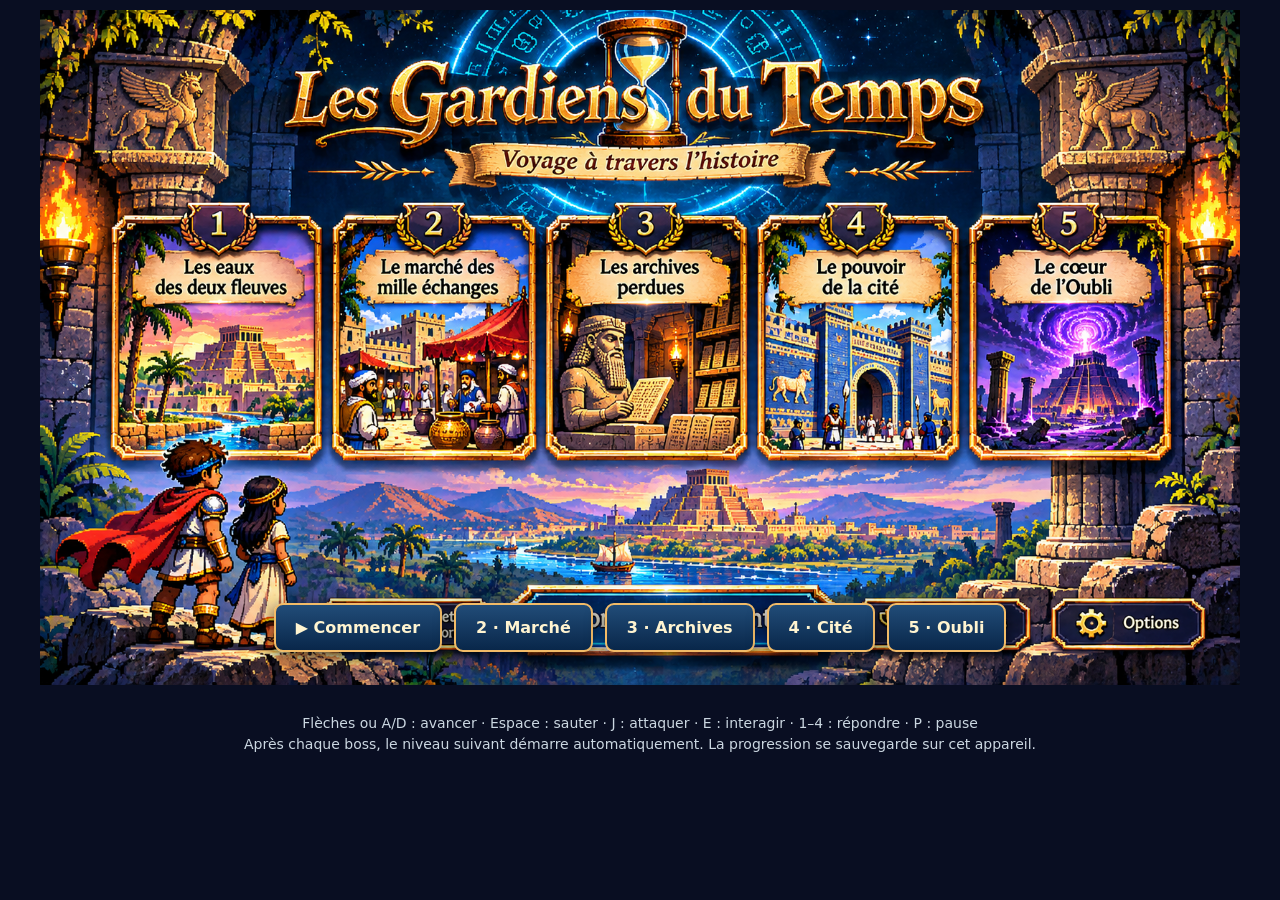
<file: index.html>
<!doctype html><html lang="fr"><head><meta charset="utf-8"><meta name="viewport" content="width=device-width,initial-scale=1"><title>Les Gardiens du Temps — Les premières civilisations</title><style>
*{box-sizing:border-box}body{margin:0;background:#090e22;color:#fff0cd;font-family:system-ui,sans-serif}.wrap{max-width:1220px;margin:auto;padding:10px}.hero{position:relative;aspect-ratio:1672/941;overflow:hidden}.hero img{width:100%;height:100%;object-fit:cover}.overlay{position:absolute;bottom:5%;left:8%;right:8%;display:flex;gap:12px;justify-content:center;flex-wrap:wrap}.overlay a{background:linear-gradient(#214c78,#09274a);border:2px solid #f2bb67;border-radius:9px;color:#fff4d0;text-decoration:none;font-weight:bold;padding:13px 20px;box-shadow:0 5px 18px #000b}.overlay a:hover{background:#275f83}.notes{padding:14px;text-align:center;color:#cbd7e1;line-height:1.5;font-size:14px}a:focus{outline:3px solid #fff}</style></head><body><main class="wrap"><div class="hero"><img src="assets/menu_illustrated.png" alt="Les Gardiens du Temps — cinq aventures mésopotamiennes"/><nav class="overlay"><a href="niveau_1.html">▶ Commencer</a><a href="niveau_2.html">2 · Marché</a><a href="niveau_3.html">3 · Archives</a><a href="niveau_4.html">4 · Cité</a><a href="niveau_5.html">5 · Oubli</a></nav></div><p class="notes">Flèches ou A/D : avancer · Espace : sauter · J : attaquer · E : interagir · 1–4 : répondre · P : pause<br>Après chaque boss, le niveau suivant démarre automatiquement. La progression se sauvegarde sur cet appareil.</p></main></body></html>
</file>
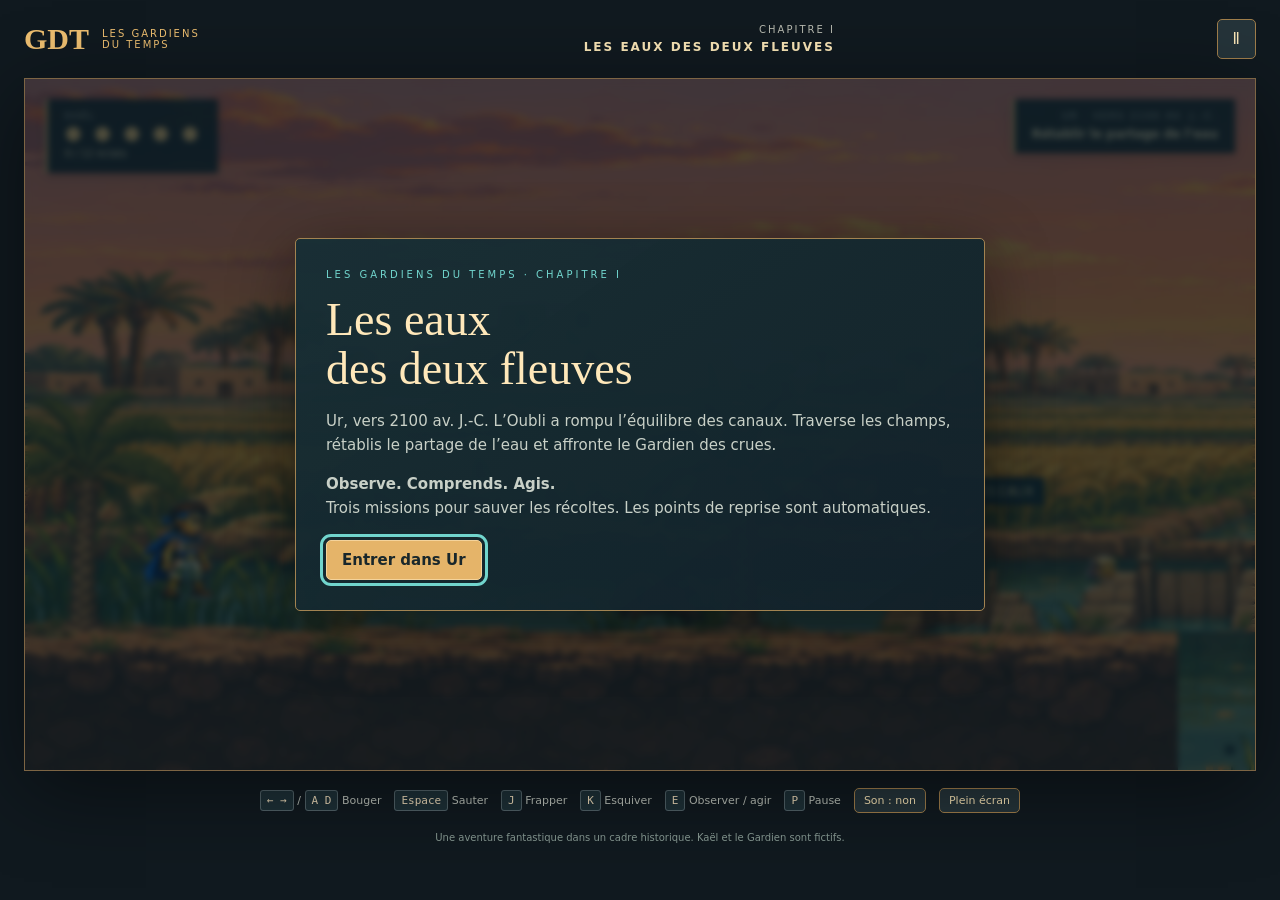
<file: refonte/index.html>
<!doctype html>
<html lang="fr"><head><meta charset="utf-8"><meta name="viewport" content="width=device-width,initial-scale=1"><title>Les eaux des deux fleuves · Les Gardiens du Temps</title><link rel="stylesheet" href="style.css"></head>
<body><header><a href="../index.html" aria-label="Retour à la carte">GDT<span>LES GARDIENS DU TEMPS</span></a><div>CHAPITRE I <b>LES EAUX DES DEUX FLEUVES</b></div><button id="pause" aria-label="Mettre en pause">Ⅱ</button></header>
<main><section id="frame" aria-label="Jeu d’action et d’aventure"><div id="game"></div><div id="hud" hidden><div class="vitals"><small>KAËL</small><strong id="hearts">● ● ● ● ●</strong><span id="shards">0 / 12 éclats</span></div><div class="quest"><small id="chapter">UR · VERS 2100 AV. J.-C.</small><strong id="objective"></strong></div><div id="save-status" aria-live="polite"></div></div><div id="boss-hud" hidden><span>LE GARDIEN DES CRUES <b id="phase"></b></span><meter id="boss-life" min="0" max="12" value="12"></meter></div><div id="hint" aria-live="polite"></div><div id="overlay"></div><div id="loading">Ouverture des portes du temps…</div></section>
<footer><span><kbd>← →</kbd> / <kbd>A D</kbd> Bouger</span><span><kbd>Espace</kbd> Sauter</span><span><kbd>J</kbd> Frapper</span><span><kbd>K</kbd> Esquiver</span><span><kbd>E</kbd> Observer / agir</span><span><kbd>P</kbd> Pause</span><button id="sound">Son : non</button><button id="fullscreen">Plein écran</button></footer><p class="note">Une aventure fantastique dans un cadre historique. Kaël et le Gardien sont fictifs.</p></main>
<script>if(new URLSearchParams(location.search).has('qa'))window.addEventListener('error',e=>{const el=document.createElement('pre');el.style='white-space:pre-wrap;color:#ffb89e;padding:20px';el.textContent='Erreur : '+e.message+' '+e.filename+':'+e.lineno;document.body.append(el);});</script><script src="vendor/phaser.min.js"></script><script type="module" src="src/game.js"></script></body></html>
</file>
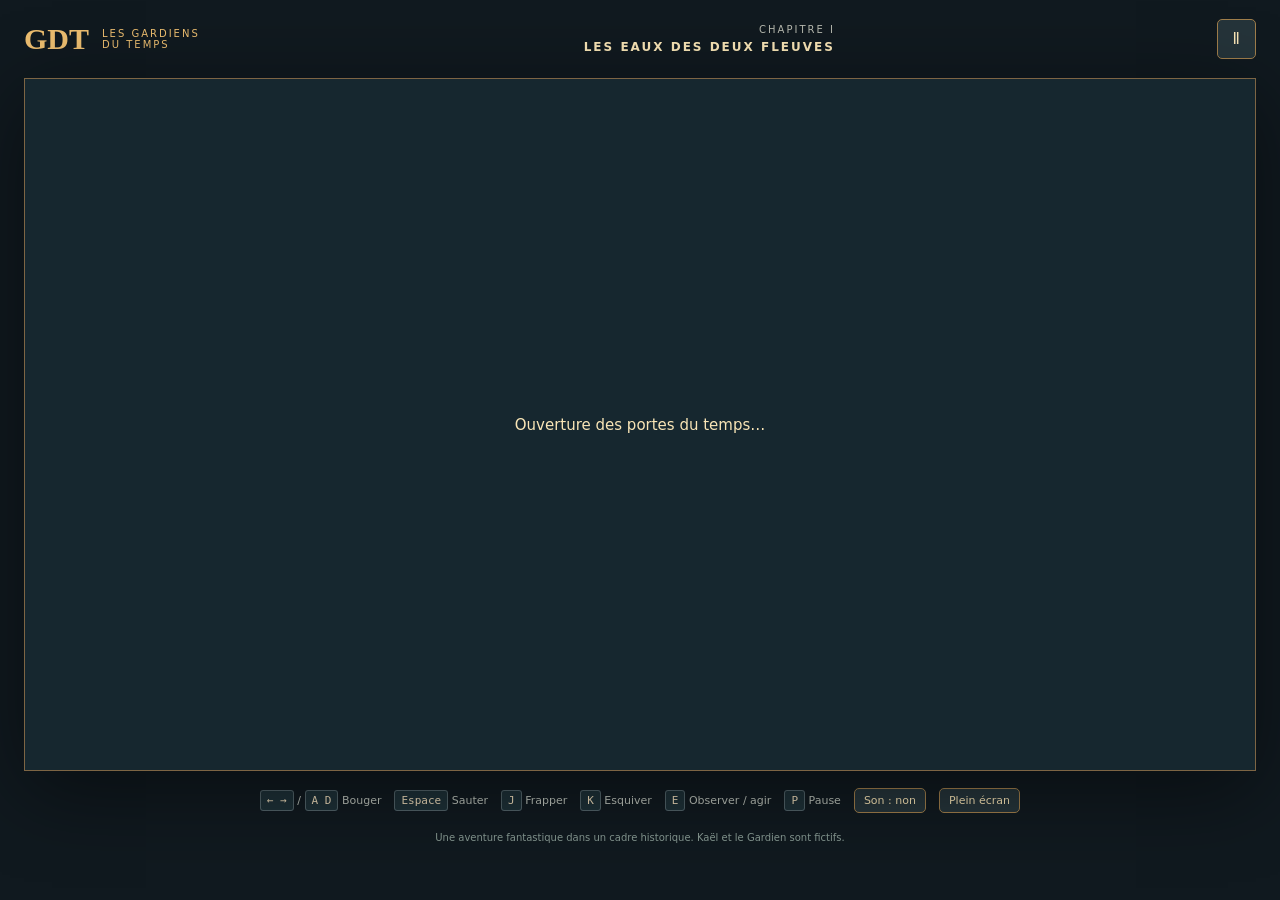
<file: niveau_1.html>
<!doctype html><html lang="fr"><meta charset="utf-8"><meta name="viewport" content="width=device-width,initial-scale=1"><title>Les eaux des deux fleuves</title><meta http-equiv="refresh" content="0;url=refonte/"><a href="refonte/">Entrer dans le nouveau chapitre I</a></html>
</file>
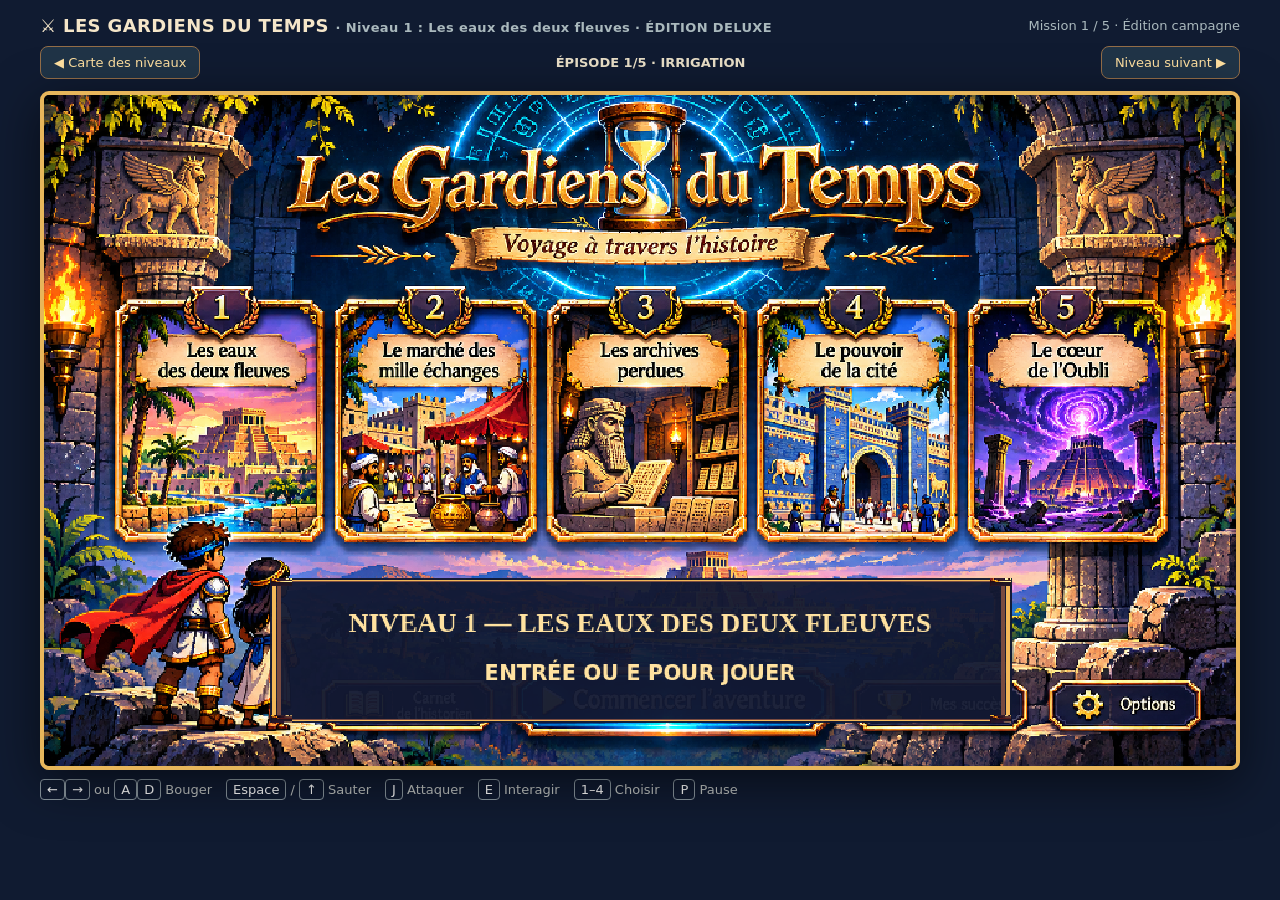
<file: niveau_1_classique.html>
<!doctype html><html lang="fr"><head><meta charset="utf-8"><meta name="viewport" content="width=device-width, initial-scale=1"><title>Les Gardiens du Temps — Les eaux des deux fleuves</title><style>
:root{color-scheme:dark}*{box-sizing:border-box}html,body{margin:0;min-height:100%;background:#101b31;color:#f5e6c9;font:16px system-ui,Segoe UI,sans-serif}body{display:flex;align-items:center;justify-content:center;padding:15px}.shell{width:min(1200px,100%)}header{display:flex;justify-content:space-between;gap:12px;align-items:center;margin-bottom:10px;flex-wrap:wrap}header strong{font-size:18px;letter-spacing:.02em}header span{font-size:13px;color:#aab9bd} .frame{position:relative;border:4px solid #e7b65b;box-shadow:0 12px 50px #0008;border-radius:9px;overflow:hidden;background:#24374a}canvas{display:block;width:100%;height:auto;image-rendering:pixelated;touch-action:none}.help{margin:12px 0;color:#c1c5c3;display:flex;gap:14px;flex-wrap:wrap;font-size:13px}.kbd{border:1px solid #89969e;padding:2px 6px;border-radius:4px;color:#fff}.touch{display:none;justify-content:space-between;gap:20px;margin-top:14px;touch-action:none}.touch .cluster{display:flex;gap:7px}.touch button{border:1px solid #9d855e;background:#283f59;color:white;border-radius:12px;min-width:55px;min-height:55px;font-size:20px;touch-action:none;user-select:none}.touch button:active{background:#4d7795}.frame:focus-within{outline:2px solid #e9c37d}button{cursor:pointer}@media(pointer:coarse){.touch{display:flex}}@media(max-width:650px){header strong{font-size:15px}.help{font-size:11px}.touch button{min-width:42px;min-height:48px}}
.campaign-nav{display:flex;justify-content:space-between;gap:10px;align-items:center;flex-wrap:wrap;margin-bottom:12px;font-size:13px}.campaign-nav a{color:#ffe0a0;text-decoration:none;border:1px solid #946e48;border-radius:8px;padding:8px 13px;background:#203447}.campaign-nav a:hover{background:#35526b}.campaign-nav strong{color:#e9dfc7}@media(max-width:600px){.campaign-nav{font-size:11px}}
</style></head><body><div class="shell"><header><strong>⚔ LES GARDIENS DU TEMPS <span>· Niveau 1 : Les eaux des deux fleuves · ÉDITION DELUXE</span></strong><span>Mission 1 / 5 · Édition campagne</span></header><nav class="campaign-nav"><a href="index.html">◀ Carte des niveaux</a><strong>ÉPISODE 1/5 · IRRIGATION</strong><a href="niveau_2.html">Niveau suivant ▶</a></nav><div class="frame"><canvas id="game" width="960" height="540" aria-label="Jeu de plateforme sur la Mésopotamie"></canvas></div><div class="help"><span><span class="kbd">←</span><span class="kbd">→</span> ou <span class="kbd">A</span><span class="kbd">D</span> Bouger</span><span><span class="kbd">Espace</span> / <span class="kbd">↑</span> Sauter</span><span><span class="kbd">J</span> Attaquer</span><span><span class="kbd">E</span> Interagir</span><span><span class="kbd">1–4</span> Choisir</span><span><span class="kbd">P</span> Pause</span></div><div class="touch"><div class="cluster"><button data-key="left">◀</button><button data-key="right">▶</button></div><div class="cluster"><button data-key="attack">⚔</button><button data-key="jump">↑</button><button data-key="interact">E</button></div></div></div><script>
(()=>{'use strict';
const LEVEL={"n": 1, "name": "Les eaux des deux fleuves", "short": "Irrigation", "topic": "L’eau, l’agriculture et les canaux", "boss": "Gardien des crues", "color": "#65c5d1", "biome": "canal", "intro": "Rétablis les canaux pour sauver les récoltes d’Ur.", "ending": "L’eau circule à nouveau vers les champs. Direction : le marché !"};

const C=document.getElementById('game'),c=C.getContext('2d'),W=960,H=540; c.imageSmoothingEnabled=false;
const keys={left:false,right:false,jump:false,attack:false,interact:false};let pressed={};const nameMap={ArrowLeft:'left',KeyA:'left',ArrowRight:'right',KeyD:'right',ArrowUp:'jump',KeyW:'jump',Space:'jump',KeyJ:'attack',KeyX:'attack',KeyE:'interact',Enter:'interact'};
window.addEventListener('keydown',e=>{if(nameMap[e.code]){e.preventDefault();if(!keys[nameMap[e.code]])pressed[nameMap[e.code]]=true; keys[nameMap[e.code]]=true;}if(e.code==='Enter'&&!e.repeat&&(state==='title'||state==='dead'||state==='win'||modal?.type==='feedback'))interact();if(e.code==='KeyE'&&!e.repeat&&(state==='title'||state==='dead'||state==='win'||modal?.type==='feedback'))interact();if(e.code==='KeyP'&&!e.repeat)togglePause();if(/^Digit[1234]$/.test(e.code)&&!e.repeat)select(+e.code.slice(-1)-1);if(e.code==='KeyR'&&!e.repeat&&state==='dead')respawn();});window.addEventListener('keyup',e=>{if(nameMap[e.code])keys[nameMap[e.code]]=false});window.addEventListener('blur',()=>{for(const k in keys)keys[k]=false;if(state==='play')state='pause'}); document.querySelectorAll('[data-key]').forEach(b=>{const k=b.dataset.key;b.addEventListener('pointerdown',e=>{e.preventDefault();b.setPointerCapture(e.pointerId);pressed[k]=true;keys[k]=true});for(const ev of ['pointerup','pointercancel','lostpointercapture'])b.addEventListener(ev,()=>keys[k]=false)});

const HD={};
for(const [k,src] of Object.entries({horizon:'assets/background_1.png',hero:'assets/kael_idle_0.png',enemy:'assets/boar.png',boss:'assets/boss_1.png',intro:'assets/menu_illustrated.png'})){const im=new Image();im.src=src;HD[k]=im;}
function sceneryHD(){if(!HD.horizon.complete||!HD.horizon.naturalWidth)return; const offset=mod(cam*.12,1164);c.save();c.globalAlpha=.88;for(let i=-1;i<2;i++)c.drawImage(HD.horizon,Math.round(i*1164-offset),109,1164,269);c.restore();}
function decoVines(){for(let i=0;i<35;i++){let wx=50+i*121,x=wx-cam;if(x<-80||x>W+80)continue;let top=ground-22;const sway=Math.sin(time*2+i)*2;for(let j=0;j<5;j++){let yy=top-j*7;line(x+sway,yy,x+11+sway+(j%2)*3,yy-8,j%2?'#4e8e60':'#7bb56a',3)}if(i%3===0){rect(x+20,ground-24,11,23,'#a66f4e');rect(x+17,ground-29,17,7,'#e2b478');rect(x+22,ground-20,4,8,'#e9c48f')}}}
function spriteHero(){let im=HD.hero;if(!im.complete||!im.naturalWidth){drawHero();return}if(player.inv>0&&Math.floor(time*17)%2===0)return;let moving=Math.abs(player.vx)>30;let idx=player.attackTime>0?6+Math.floor(time*12)%2:moving?Math.floor(player.anim*.75)%6:0;c.save();c.translate(Math.round(player.x-cam+12),Math.round(player.y+22));c.scale(player.facing,1);c.drawImage(im,idx*144,0,144,192,-29,-60,58,80);c.restore();if(player.attackTime>0){c.save();c.globalAlpha=.85;c.strokeStyle='#fff3c2';c.lineWidth=6;c.beginPath();c.arc(player.x-cam+22*player.facing,player.y+21,35,-.9,1.3);c.stroke();c.restore()}}
function spriteEnemies(){let im=HD.enemy;if(!im.complete||!im.naturalWidth){drawEnemies();return}for(const e of enemies){if(!e.active)continue;let x=e.x-cam;if(x<-70||x>W+70)continue;let idx=Math.floor(time*8+e.x/60)%4;c.save();c.translate(Math.round(x+e.w/2),Math.round(e.y+e.h/2));c.scale(e.dir,1);if(e.hit>0)c.globalAlpha=.6;c.drawImage(im,idx*144,0,144,120,-34,-40,68,57);c.restore()}}
function spriteBoss(){let im=HD.boss;if(!im.complete||!im.naturalWidth){drawBoss();return}if(!boss.active||!bossStarted)return;let x=boss.x-cam;if(boss.telegraph>0){c.save();c.globalAlpha=.5+Math.sin(time*18)*.4;rect(x-168,ground-11,420,12,'#f56e55');c.restore();for(let i=0;i<6;i++)text('▲',x-150+i*74,ground-22,18,'#ffecaa','center')}let idx=boss.stunned>0?1:0;c.save();c.shadowBlur=22;c.shadowColor=idx?'#54d9d1':'#f9b068';c.drawImage(im,idx*384,0,384,336,Math.round(x-17),Math.round(boss.y-45+Math.sin(time*4)*3),143,123);c.restore();for(let i=0;i<boss.maxhp;i++)rect(x+i*16,boss.y-20,13,6,i<boss.hp?'#ffe39c':'#594954')}

const rnd=(n)=>{let x=Math.sin(n*234.571+11)*43758.5453;return x-Math.floor(x)},clamp=(a,min,max)=>Math.max(min,Math.min(max,a)),mix=(a,b,t)=>a+(b-a)*t;
const worldW=4200, ground=449;const solids=[{x:-120,y:449,w:870,h:250},{x:828,y:449,w:850,h:250},{x:1757,y:449,w:980,h:250},{x:2842,y:449,w:1560,h:250},
{x:255,y:355,w:148,h:22},{x:518,y:319,w:139,h:22},{x:973,y:365,w:138,h:22},{x:1201,y:319,w:128,h:22},{x:1468,y:363,w:118,h:22},{x:1912,y:351,w:130,h:22},{x:2101,y:301,w:129,h:22},{x:2474,y:366,w:146,h:22},{x:3032,y:351,w:140,h:22},{x:3233,y:303,w:142,h:22},{x:3554,y:357,w:130,h:22}];
const pits=[{x:750,w:78},{x:1678,w:79},{x:2737,w:105}];
const decor={palms:[180,590,1120,1360,2015,2377,3190,3672],buildings:[{x:67,w:200,h:150},{x:455,w:185,h:170},{x:890,w:220,h:153},{x:1190,w:160,h:158},{x:1820,w:208,h:146},{x:2210,w:200,h:160},{x:2950,w:220,h:155},{x:3430,w:206,h:155}],grass:[]};for(let i=0;i<240;i++)decor.grass.push({x:Math.floor(rnd(i+123)*worldW),y:ground-1,s:2+rnd(i+411)*3});
const questions=[
{title:'L’EAU, UNE RESSOURCE À PARTAGER',intro:'Le fleuve baisse après une saison sèche. Les cultures des quartiers est manquent d’eau. Quelle décision est la plus durable?',options:['Diriger tout le débit vers les champs les plus proches du palais.','Répartir l’eau par des canaux contrôlés et maintenir le débit nécessaire en aval.','Creuser seulement un réservoir sans lien avec les parcelles cultivées.','Abandonner l’irrigation puisque les crues suffisent toute l’année.'],answer:1,why:'Le contrôle des canaux permet de répartir l’eau en tenant compte des différentes terres et des besoins en aval. Une crue ne remplace pas une irrigation régulière.'},
{title:'SURPLUS ET SPÉCIALISATION',intro:'Après plusieurs bonnes récoltes, Ur dispose de réserves d’orge. Quel changement social ces surplus peuvent-ils soutenir?',options:['La disparition de l’agriculture au profit exclusif du commerce.','L’obligation pour chaque habitant de cultiver sa propre nourriture.','L’apparition d’artisans et de scribes nourris par une partie des surplus.','Le remplacement de tous les échanges par des prélèvements religieux.'],answer:2,why:'Les surplus permettent à une partie de la population d’exercer d’autres métiers. Les artisans, commerçants et scribes dépendent alors du travail agricole et des échanges.'},
{title:'ENQUÊTE DANS LES ARCHIVES',intro:'Une tablette mentionne 36 mesures d’orge reçues et 12 distribuées. Quelle interprétation est la mieux appuyée?',options:['Le registre aide à suivre les entrées et sorties : il reste 24 mesures selon cette tablette.','Ce document démontre que tous les habitants savent lire et écrire.','La tablette prouve que les récoltes sont toujours identiques chaque année.','L’écriture sert uniquement à raconter les exploits militaires du dirigeant.'],answer:0,why:'La tablette constitue une trace comptable : 36 mesures reçues moins 12 distribuées donnent 24 mesures. Elle montre un usage administratif de l’écriture, sans prouver que tous savent lire.'}
];
let state='title',modal=null,cam=0,time=0,last=0,shake=0,toast='',toastTimer=0,checkX=62,checkpoint=0,health=5,completed=false,score=0,tries=0,fragmentsGot=0, deaths=0, elapsed=0, finished=false,showHints=true;const fragments=[310,540,1040,1260,1500,1960,2160,2520,3100,3300,3620,4000].map((x,i)=>({x,y:i%3===1?278:i%4===0?316:411,taken:false}));
const player={x:65,y:390,w:24,h:42,vx:0,vy:0,onGround:false,facing:1,coyote:0,buffer:0,attackTime:0,attackCooldown:0,inv:0,anim:0};const gates=[{x:690,y:326,kind:'valve',q:0,done:false},{x:1715,y:326,kind:'ledger',q:1,done:false},{x:2777,y:326,kind:'tablet',q:2,done:false}];
const enemies=[{x:402,y:420,min:360,max:665,hp:2,dir:1,active:true,speed:52},{x:1034,y:420,min:885,max:1560,hp:2,dir:-1,active:true,speed:60},{x:2160,y:420,min:1850,max:2580,hp:3,dir:1,active:true,speed:65},{x:3070,y:420,min:2910,max:3440,hp:2,dir:-1,active:true,speed:55}].map(e=>({...e,w:28,h:27,hit:0}));
const boss={x:3770,y:371,w:105,h:78,hp:6,maxhp:6,active:true,dir:-1,attack:0,stunned:0,inv:0,phase:0,telegraph:0,attackKind:0};let bossStarted=false,winTime=0,particles=[],numbers=[];
const load=()=>{try{const d=JSON.parse(localStorage.getItem('gardiens_temps_final')||'null');if(d&&Number.isInteger(d.checkpoint)&&d.checkpoint>=0&&d.checkpoint<=3){checkpoint=d.checkpoint;score=d.score||0;elapsed=d.elapsed||0;tries=d.tries||0;deaths=d.deaths||0;gates.forEach((g,i)=>g.done=i<checkpoint);checkX=[65,870,1802,2880][checkpoint]||65;if(Array.isArray(d.fragments)){fragments.forEach((f,i)=>f.taken=!!d.fragments[i]);fragmentsGot=fragments.filter(f=>f.taken).length}}}catch{}};
load();
const save=()=>{try{localStorage.setItem('gardiens_temps_final',JSON.stringify({checkpoint,score,fragments:fragments.map(f=>f.taken),elapsed,tries,deaths}))}catch{}};
function resetWorld(){health=5;player.x=checkX;player.y=335;player.vx=player.vy=0;player.inv=1.3;state='play';modal=null;toast='Reprise au dernier point de passage';toastTimer=2.5;enemies.forEach(e=>{e.active=true;e.hp=e.x>1800&&e.x<2700?3:2});boss.hp=boss.maxhp;boss.active=true;bossStarted=false;boss.telegraph=0;boss.attack=2.1;boss.stunned=0;}
function respawn(){deaths++;resetWorld()}
function newRun(){checkpoint=0;score=0;fragmentsGot=0;elapsed=0;tries=0;deaths=0;fragments.forEach(f=>f.taken=false);gates.forEach(g=>g.done=false);checkX=65;save();resetWorld();}
function togglePause(){if(state==='play')state='pause';else if(state==='pause')state='play'}
function select(i){if(state==='title'){state='play';resetWorld();return}if(state==='win'){advanceLevel();return}if(!modal||modal.type!=='question'||i<0||i>3)return;tries++;let g=gates[modal.gate],q=questions[g.q];if(i===q.answer){g.done=true;score++;checkpoint=Math.max(checkpoint,modal.gate+1);checkX=[65,870,1802,2880][checkpoint];save();modal={type:'feedback',correct:true,text:q.why};sfx('success');fx(g.x,356,'#ffe398',28);toast='Sceau retrouvé ! +1 connaissance';toastTimer=3;health=Math.min(5,health+1)}else{health=Math.max(1,health-1);modal={type:'feedback',correct:false,text:q.why};shake=8;sfx('error');toast='Une erreur, mais tu peux réessayer';toastTimer=3}save() }
function interact(){if(state==='title'){resetWorld();return}if(state==='win'){advanceLevel();return}if(state==='dead'){respawn();return}if(state==='pause'){state='play';return}if(modal){if(modal.type==='feedback'){modal=null;return}return}for(let i=0;i<gates.length;i++){const g=gates[i];if(!g.done&&Math.abs(player.x-g.x)<86&&Math.abs((player.y+player.h)-ground)<120){modal={type:'question',gate:i};player.vx=0;sfx('open');return}}if(Math.abs(player.x-3800)<150&&boss.active&&!bossStarted&&gates.every(g=>g.done)){bossStarted=true;sfx('boss');toast='Le Gardien des crues s’éveille !';toastTimer=2.5}}
let audio=null;function sfx(kind){try{audio??=new(window.AudioContext||window.webkitAudioContext)();if(audio.state==='suspended')audio.resume();const notes={jump:[[330,.07],[460,.065]],attack:[[240,.04],[115,.10]],hit:[[130,.16]],success:[[550,.09],[700,.09],[900,.17]],error:[[190,.12],[140,.16]],pickup:[[720,.05],[1000,.11]],open:[[410,.07]],boss:[[110,.18],[95,.18]]}[kind]||[];let at=audio.currentTime;for(const [f,d] of notes){const o=audio.createOscillator(),g=audio.createGain();o.type=kind==='error'||kind==='boss'?'sawtooth':'triangle';o.frequency.value=f;g.gain.setValueAtTime(.07,at);g.gain.exponentialRampToValueAtTime(.001,at+d);o.connect(g);g.connect(audio.destination);o.start(at);o.stop(at+d);at+=d*.78}}catch{}}
function fx(x,y,color,count=12){for(let i=0;i<count;i++)particles.push({x,y,vx:(rnd(i+time*13)-.5)*250,vy:-50-rnd(i+time*7)*190,life:.5+rnd(i+time)*.5,color,s:2+rnd(i+time*4)*4})}
function hitPlayer(from){if(player.inv>0||state!=='play')return;health--;sfx('hit');player.inv=1.1;player.vx=(player.x<from?-1:1)*220;player.vy=-290;shake=10;fx(player.x,player.y+15,'#ffae80');if(health<=0){state='dead';modal=null;save()}}
function attack(){if(player.attackCooldown>0||modal)return;player.attackTime=.18;player.attackCooldown=.3;sfx('attack');let ax=player.x+player.facing*38,ay=player.y+24;for(const e of enemies){if(!e.active||e.hit>0)continue;if(Math.abs(e.x-ax)<52&&Math.abs(e.y+12-ay)<40){e.hp--;e.hit=.3;fx(e.x,e.y+14,'#ecba6f',10);if(e.hp<=0){e.active=false;fx(e.x,e.y,'#ffe5a4',18)}}}if(boss.active&&bossStarted&&Math.abs(boss.x-ax)<105&&Math.abs(boss.y+35-ay)<80&&boss.stunned>0&&boss.inv<=0){boss.hp--;boss.inv=.55;shake=4;fx(boss.x,boss.y+24,'#85e1eb',30);if(boss.hp<=0){boss.active=false;sfx('success');state='win';winTime=0;score+=3;finished=true;try{localStorage.setItem('gardiens_temps_final_victory',JSON.stringify({elapsed,tries,deaths,fragments:fragmentsGot,score}))}catch{}}} }
const intersects=(a,b)=>a.x<b.x+b.w&&a.x+a.w>b.x&&a.y<b.y+b.h&&a.y+a.h>b.y;
function movePlayer(dt){const accel=player.onGround?2700:1850,drag=player.onGround?2700:900,max=265;let axis=(keys.right?1:0)-(keys.left?1:0);if(axis){player.vx=clamp(player.vx+axis*accel*dt,-max,max);player.facing=axis;}else{let d=Math.min(Math.abs(player.vx),drag*dt);player.vx-=Math.sign(player.vx)*d;} if(pressed.jump)player.buffer=.14;player.buffer=Math.max(0,player.buffer-dt);player.coyote=Math.max(0,player.coyote-dt);if(player.onGround)player.coyote=.11;if(player.buffer>0&&player.coyote>0){player.vy=-570;player.onGround=false;player.coyote=0;player.buffer=0;sfx('jump');fx(player.x,player.y+42,'#e5c18e',4)}if(!keys.jump&&player.vy< -170)player.vy+=1450*dt;player.vy=Math.min(1030,player.vy+1450*dt);player.x+=player.vx*dt;for(const o of solids){if(intersects(player,o)){if(player.vx>0)player.x=o.x-player.w;else if(player.vx<0)player.x=o.x+o.w;player.vx=0}}player.y+=player.vy*dt;player.onGround=false;for(const o of solids){if(intersects(player,o)){if(player.vy>=0){player.y=o.y-player.h;player.onGround=true}else{player.y=o.y+o.h}player.vy=0}}player.x=clamp(player.x,3,worldW-player.w);if(player.y>600){hitPlayer(player.x+50);player.x=checkX;player.y=160;player.vy=0;}if(pressed.attack)attack();if(pressed.interact)interact();player.anim+=dt*(Math.abs(player.vx)>20?Math.abs(player.vx)/20:1);player.attackTime=Math.max(0,player.attackTime-dt);player.attackCooldown=Math.max(0,player.attackCooldown-dt);player.inv=Math.max(0,player.inv-dt)}
function update(dt){time+=dt;toastTimer=Math.max(0,toastTimer-dt);shake=Math.max(0,shake-25*dt);particles=particles.filter(p=>{p.x+=p.vx*dt;p.y+=p.vy*dt;p.vy+=500*dt;p.life-=dt;return p.life>0});if(state==='win'){winTime+=dt;if(winTime>=5.2)advanceLevel();return}if(state!=='play'||modal)return;elapsed+=dt;movePlayer(dt);for(const f of fragments){if(!f.taken&&Math.abs(player.x+12-f.x)<25&&Math.abs(player.y+23-f.y)<37){f.taken=true;fragmentsGot++;sfx('pickup');fx(f.x,f.y,'#fbd589',13);toast='Fragment de tablette : '+fragmentsGot+'/12';toastTimer=1.7;if(fragmentsGot%4===0){health=Math.min(5,health+1);toast='4 fragments : un cœur restauré !';toastTimer=2.3}save()}}for(const e of enemies){if(!e.active)continue;e.hit=Math.max(0,e.hit-dt);e.x+=e.dir*e.speed*dt;if(e.x<e.min||e.x>e.max){e.x=clamp(e.x,e.min,e.max);e.dir*=-1}if(intersects(player,e))hitPlayer(e.x)}if(gates.some(g=>!g.done&&player.x>g.x+155)){player.x=Math.min(player.x,gates.find(g=>!g.done).x+155);player.vx=0}if(player.x>3490&&gates.every(g=>g.done)){bossStarted=true;toast='Le Gardien des crues bloque la sortie !';toastTimer=2.2;}
if(bossStarted&&boss.active){boss.attack-=dt;boss.stunned=Math.max(0,boss.stunned-dt);boss.inv=Math.max(0,boss.inv-dt);boss.phase+=dt;if(boss.telegraph>0){const before=boss.telegraph;boss.telegraph-=dt;if(before>0&&boss.telegraph<=0){shake=7;fx(boss.x+40,ground-15,'#ebbf87',24);if(Math.abs((player.x+12)-(boss.x+45))<230&&player.onGround)hitPlayer(boss.x+40);boss.stunned=1.8;toast='Le Gardien est étourdi : frappe son cœur !';toastTimer=1.65;sfx('open')}}else if(boss.stunned<=0&&boss.attack<=0){boss.telegraph=1.05;boss.attack=3.35;toast='Attaque au sol ! Saute pour esquiver.';toastTimer=1.1;sfx('boss')}}
cam=mix(cam,clamp(player.x-355,0,worldW-W),Math.min(1,dt*6));}
function rect(x,y,w,h,color){c.fillStyle=color;c.fillRect(Math.floor(x),Math.floor(y),Math.ceil(w),Math.ceil(h))}
function line(x,y,X,Y,col,width=2){c.strokeStyle=col;c.lineWidth=width;c.beginPath();c.moveTo(x,y);c.lineTo(X,Y);c.stroke()}
function text(s,x,y,size=18,color='#fff1cf',align='left',weight='bold'){c.fillStyle=color;c.font=`${weight} ${size}px system-ui`;c.textAlign=align;c.fillText(s,x,y)}
function rounded(x,y,w,h,r,col){c.fillStyle=col;c.beginPath();c.roundRect(x,y,w,h,r);c.fill()}
function drawSky(){const grad=c.createLinearGradient(0,0,0,450);grad.addColorStop(0,'#244d76');grad.addColorStop(.50,'#a26973');grad.addColorStop(1,'#edb576');c.fillStyle=grad;c.fillRect(0,0,W,H);rect(0,340,W,180,'#d6a477');c.fillStyle='#ffdc9a';c.beginPath();c.arc(786-cam*.02,105,46,0,Math.PI*2);c.fill();c.fillStyle='#eac39422';c.beginPath();c.arc(786-cam*.02,105,73,0,Math.PI*2);c.fill();for(let i=0;i<8;i++){let x=mod(i*220-cam*.12,W+270)-100;rect(x,258+(i%3)*12,120,80,'#95717a');rect(x+12,239+(i%2)*8,75,24,'#95717a')} // distant ziggurats
for(let i=0;i<6;i++){const x=mod(i*380-cam*.22,W+540)-120, y=304+i%2*10;rect(x,y,210,130,'#b98b7b');rect(x+22,y-19,168,24,'#b98b7b');rect(x+51,y-41,110,25,'#b98b7b');rect(x+77,y-63,61,25,'#b98b7b')}
for(let i=0;i<8;i++){const x=mod(i*195-cam*.36,W+400)-90;rect(x,374,115,65,'#c39677');rect(x+13,355,86,24,'#c39677')}}
function mod(a,b){return ((a%b)+b)%b}
function drawBrickBuilding(b){let x=b.x-cam,y=ground-b.h;if(x>W+50||x+b.w< -50)return;rect(x+5,y+11,b.w,b.h,'#ad714d');rect(x,y+18,b.w-10,b.h-18,'#d3a16b');for(let row=0;row<Math.floor(b.h/16);row++){let yy=y+25+row*15;line(x+5,yy,x+b.w-15,yy,'#b78657',1);for(let col=0;col<b.w/29;col++){let xx=x+8+col*29+(row%2)*13;line(xx,yy-14,xx,yy,'#b78657',1)}}rect(x-6,y+10,b.w+8,14,'#e7be85');rect(x+5,y,b.w-12,15,'#98654a');rect(x+b.w*.40,y+b.h-57,45,57,'#644e49');rect(x+b.w*.40+7,y+b.h-50,31,50,'#876149');for(let j=0;j<2;j++){rect(x+22+j*(b.w-68),y+57,21,32,'#564e4d');rect(x+26+j*(b.w-68),y+57,13,30,'#a8b3a1')}}
function drawPalm(wx){let x=wx-cam;if(x< -100||x>W+100)return;let y=ground-115;rect(x-7,y+28,15,103,'#704b39');for(let i=0;i<7;i++)rect(x-6+i%2*2,y+35+i*13,14,4,'#a16e40');for(let i=-4;i<=4;i++){let xx=x+i*16;line(x,y+28,xx,y+22+Math.abs(i)*13,'#496344',10);line(x,y+28,xx,y+22+Math.abs(i)*13,'#72916a',5)}rect(x-7,y+17,16,17,'#b37b4a')}
function drawAtmosphere(){
// Clouds and birds, running at independent parallax speeds.
for(let i=0;i<9;i++){let x=mod(i*213-cam*.10-time*(3+i%3),W+330)-130,y=58+(i%4)*35;rect(x,y,90,8,'#f8d8b23d');rect(x+16,y-9,55,9,'#fff0ce45');rect(x+33,y-17,34,8,'#fff0ce30')}
for(let i=0;i<7;i++){let x=mod(i*188+time*22-cam*.19,W+250)-60,y=85+i%3*19;line(x,y,x+9,y+4,'#4b5e6f',2);line(x+9,y+4,x+18,y,'#4b5e6f',2)}
}
function drawCanals(){
// Canal channels in the foreground; the first seal visibly restores the flow.
for(let k=0;k<3;k++){const xx=[360,1450,2900][k]-cam;if(xx>-230&&xx<W+230){rect(xx,482,220,58,'#805a4c');rect(xx+5,487,210,53,k===0&&gates[0].done?'#377f91':'#5b6370');for(let j=0;j<8;j++){let x=xx+12+j*27+Math.sin(time*2+j)*5;line(x,498+9*Math.sin(time*2+j),x+13,498+9*Math.sin(time*2+j),gates[0].done?'#a5e4d0':'#9c9a90',2)}}}
}

function drawWorldDetails(){
// Reusable handcrafted 16-bit set dressing: pottery, reeds, date clusters, arches, water wheels.
for(let i=0;i<20;i++){
 let wx=80+i*214+Math.floor(rnd(i+53)*50), x=wx-cam;
 if(x<-60||x>W+60||pits.some(p=>wx>p.x-20&&wx<p.x+p.w+20))continue;
 let groundY=ground, sway=Math.sin(time*2+i)*2;
 for(let j=0;j<4;j++){line(x+j*5,groundY,x+j*5+sway+(j-2)*2,groundY-14-(j%2)*7,'#698b5b',2);rect(x+j*5-1,groundY-22-(j%2)*6,3,9,'#a3a767')}
 if(i%3===0){rect(x+30,groundY-17,14,17,'#ae7754');rect(x+28,groundY-20,18,5,'#e5ba81');rect(x+32,groundY-14,6,7,'#d89d6a')}
}
for(let i=0;i<decor.palms.length;i++){let x=decor.palms[i]-cam,y=ground-115;if(x>-90&&x<W+90){for(let j=0;j<4;j++){rect(x-15+j*7,y+37+(j%2)*4,5,8,'#d0a05d');rect(x-14+j*7,y+36+(j%2)*4,3,3,'#efd08b')}}}
}
function drawZiggurat(){let x=3740-cam;if(x<-580||x>W+120)return;
 rect(x-250,258,520,190,'#986e63');rect(x-218,231,456,25,'#d2a079');rect(x-177,202,373,29,'#aa8072');rect(x-128,167,277,35,'#cf9a78');rect(x-81,129,184,38,'#9c766b');rect(x-43,108,105,21,'#e5b586');
 for(let i=0;i<17;i++){let xx=x-240+i*30;line(xx,258,xx+17,258,'#edc18b',2);line(xx,440,xx+12,440,'#6c514c',2)}
 rect(x-15,272,36,177,'#654e58');rect(x-21,271,48,12,'#e8bd83');rect(x-11,285,28,164,'#4a424d');
 for(let i=0;i<9;i++){rect(x-220+i*50,240,26,8,'#8b695b')}
}

function drawForeground(){for(let i=0;i<30;i++){let wx=i*143+72,x=wx-cam;if(x< -50||x>W+50)continue;if(pits.some(p=>wx>p.x-10&&wx<p.x+p.w+10))continue;rect(x,ground-7,3,7,'#557c5c');rect(x+7,ground-9,3,9,'#668d60');if(i%3===0){rect(x+15,ground-13,14,13,'#966747');rect(x+17,ground-17,10,5,'#d9a86b');rect(x+18,ground-22,7,5,'#e4b880')}}
for(let i=0;i<6;i++){let wx=i*690+414,x=wx-cam;if(x< -70||x>W+70)continue;const gy=ground-19;rect(x,gy,25,19,'#a27655');rect(x-4,gy-7,33,9,'#dfb67d');rect(x+4,gy+6,4,6,'#775b48');rect(x+17,gy+6,4,6,'#775b48')}
}
function drawFragments(){for(const f of fragments){if(f.taken)continue;const x=f.x-cam;if(x< -40||x>W+40)continue;const bob=Math.sin(time*3+f.x)*4;c.save();c.translate(x,f.y+bob);c.rotate(Math.sin(time*2+f.x)*.13);c.shadowBlur=13;c.shadowColor='#ffe6a1';rect(-9,-10,18,21,'#f5d79d');rect(-7,-8,14,17,'#b17f5b');rect(-4,-5,2,5,'#f5daa5');rect(1,-3,5,2,'#f5daa5');rect(-3,4,7,2,'#f5daa5');c.restore()}}
function drawGround(){for(const s of solids){const x=s.x-cam;if(x+s.w<0||x>W)continue;rect(x,s.y,s.w,Math.min(s.h,540-s.y),'#ae7853');rect(x,s.y,s.w,14,'#ddbd78');rect(x,s.y+14,s.w,12,'#8e7054');for(let i=0;i<s.w/35;i++){let xx=x+i*35;rect(xx,s.y+32+((i%3)*17),18,5,'#c59067');rect(xx+13,s.y+59+(i%2)*15,9,4,'#744f46')} }for(const g of decor.grass){let x=g.x-cam;if(x<0||x>W)continue;if(pits.some(p=>g.x>p.x&&g.x<p.x+p.w))continue;line(x,ground-1,x-3,ground-g.s*3,'#708264',2);line(x,ground-1,x+4,ground-g.s*2,'#729d73',2)}for(const pit of pits){let x=pit.x-cam;rect(x,450,pit.w,90,'#23657b');for(let i=0;i<6;i++){let yy=459+i*14+Math.sin(time*3+i)*2;line(x+6,yy,x+pit.w-4,yy,'#54a6ad',2)}}for(const s of solids.slice(4)){let x=s.x-cam;rect(x,s.y,s.w,10,'#e1b47c');rect(x,s.y+10,s.w,12,'#986b50');for(let i=0;i<s.w;i+=32)rect(x+i,s.y+12,3,8,'#654f45')}}
function drawObjects(){for(const g of gates){let x=g.x-cam;if(x<-100||x>W+100)continue;rect(x-23,ground-84,46,84,'#735c53');rect(x-30,ground-91,60,13,g.done?'#70a394':'#e9bd75');rect(x-4,ground-114,8,39,'#c9b081');rect(x-18,ground-115,36,8,'#ead59c');rect(x-25,ground-60,50,25,'#382f39');rect(x-15,ground-52,30,11,g.done?'#63cdb1':'#e1a164');if(!g.done){text('!',x,ground-132,26,'#ffe08d','center');if(Math.abs(player.x-g.x)<87&&!modal)label('E · Examiner',x,ground-155)}else text('✓',x,ground-128,24,'#b9ebbf','center')}for(let i=0;i<5;i++){let x=1000+i*24-cam;rect(x,429,13,20,'#a17e53');rect(x+3,420,8,9,'#e1c47e')}}
function label(s,x,y){rounded(x-65,y-22,130,30,6,'#142b3eea');text(s,x,y,14,'#fbe8ad','center')}
function drawHero(){let x=player.x-cam,y=player.y;if(player.inv>0&&Math.floor(time*17)%2===0)return;c.save();c.translate(Math.floor(x+12),Math.floor(y+24));c.scale(player.facing,1);const swing=player.onGround&&Math.abs(player.vx)>15?Math.sin(player.anim*2.6)*6:2;rect(-10,-6,8,24,'#38435b');rect(2,-6,8,24,'#38435b');rect(-10+swing/3,17,8,5,'#c9aa7b');rect(2-swing/3,17,8,5,'#c9aa7b');rect(-13,-17,26,23,'#397e86');rect(-15,-18,30,6,'#e1c082');rect(-12,-36,25,21,'#e2b78b');rect(-11,-40,26,7,'#433b40');rect(-14,-28,5,10,'#443840');rect(5,-29,3,3,'#3a302c');rect(10,-17,7,19,'#a9704b');rect(-19,-15,6,22,'#dbb37d');if(player.attackTime>0){c.strokeStyle='#fff2c4';c.lineWidth=7;c.beginPath();c.arc(19,-7,32,-1.2,1.4);c.stroke();c.strokeStyle='#90dfda';c.lineWidth=3;c.stroke()}c.restore()}
function drawEnemies(){for(const e of enemies){if(!e.active)continue;let x=e.x-cam,y=e.y;if(x<-40||x>W+40)continue;c.save();c.translate(x,y);c.scale(e.dir,1);rect(-3,13,27,10,'#473a47');rect(-2,3,30,18,e.hit>0?'#ffdbad':'#675266');rect(3,-6,22,17,'#625168');rect(6,2,5,5,'#efb35d');rect(19,2,5,5,'#efb35d');rect(8,22,7,8,'#43344b');rect(21,22,7,8,'#43344b');c.restore()}}
function drawBoss(){if(!boss.active||!bossStarted)return;let x=boss.x-cam,y=boss.y;if(boss.telegraph>0){rect(x-168,ground-10,420,10,Math.floor(time*15)%2?'#f5b777':'#df6554');for(let i=0;i<6;i++){text('▲',x-150+i*74,ground-18,18,'#ffddad','center')}}c.save();c.translate(x,y);let glow=Math.sin(time*5)*4;c.shadowBlur=20;c.shadowColor=boss.stunned>0?'#81e8e4':'#dd9f6c';rect(0,12+glow,boss.w,boss.h-12,'#6c5b62');rect(8,4+glow,88,24,'#b58b6d');rect(14,28+glow,76,35,boss.stunned>0?'#527d8d':'#8d6a61');rect(27,36+glow,15,10,'#f5ce78');rect(66,36+glow,15,10,'#f5ce78');rect(18,64+glow,25,22,'#514b57');rect(60,64+glow,25,22,'#514b57');for(let i=0;i<boss.maxhp;i++)rect(i*16,0,13,5,i<boss.hp?'#f5cc75':'#594954');c.restore()}
function drawHud(){c.save();c.strokeStyle='#d5a861';c.lineWidth=2;c.strokeRect(17,14,297,80);c.restore();rounded(18,15,294,78,10,'#15283cdd');text('KAËL  •  GARDIEN DU TEMPS',31,38,16,'#f4d69b');for(let i=0;i<5;i++)text(i<health?'♥':'♡',31+i*28,68,23,i<health?'#f07875':'#a99b91');text('Sceaux : '+gates.filter(g=>g.done).length+'/3',176,67,15,'#c6dfca');rounded(323,15,176,48,8,'#172d42cd');text('Tablettes '+fragmentsGot+'/12',338,43,15,'#ffe3a4');rounded(738,16,203,43,9,'#142739d8');text('MÉSOPOTAMIE · v. 2100 av. J.-C.',839,43,12,'#f7dfab','center');if(state==='play'&&!modal){rounded(514,15,205,48,8,'#172d42c9');text('TEMPS '+Math.floor(elapsed/60)+':'+String(Math.floor(elapsed%60)).padStart(2,'0'),529,43,15,'#ddeecf')}if(toastTimer>0){rounded(260,92,440,42,9,'#172b3ce9');text(toast,480,119,16,'#f9e4bc','center')}}
function wrap(s,max){let a=s.split(' '),lines=[],str='';for(const word of a){const t=str?str+' '+word:word;if(c.measureText(t).width>max&&str){lines.push(str);str=word}else str=t}if(str)lines.push(str);return lines}
function modalDraw(){if(!modal)return;rect(0,0,W,H,'#08111dba');rounded(128,79,704,385,17,'#17293c');rounded(139,90,682,365,10,'#24384c');text(modal.type==='question'?questions[gates[modal.gate].q].title:(modal.correct?'ÉPREUVE RÉUSSIE':'UNE OCCASION D’APPRENDRE'),480,147,24,'#f9d998','center');let intro=modal.type==='question'?questions[gates[modal.gate].q].intro:modal.text;c.font='18px system-ui';wrap(intro,610).forEach((l,i)=>text(l,480,182+i*24,17,'#eee2ca','center','normal'));
if(modal.type==='question'){let q=questions[gates[modal.gate].q];q.options.forEach((o,i)=>{const yy=238+i*45;rounded(174,yy,610,40,7,'#365268');rounded(181,yy+5,29,29,5,'#a77c48');text(''+(i+1),196,yy+26,15,'#fff5db','center');c.font='14px system-ui';wrap(o,543).slice(0,2).forEach((ln,j)=>text(ln,219,yy+17+j*16,13,'#fff1d0','left','normal'))});text('Appuie sur 1, 2, 3 ou 4 pour choisir',480,436,14,'#b9cdcb','center')}else{rounded(332,368,296,49,8,'#587d71');text('E / ENTRÉE · Continuer',480,399,16,'#fff5d5','center')}}
// Illustration-only renderer. All visible worlds, characters, terrain and interface artwork are imported PNGs.
const PA={}; const FILES=['ennemi_1','ennemi_2','ennemi_3','ennemi_4','ennemi_5','boss_1','boss_2','boss_3','boss_4','boss_5','background_1','background_2','background_3','background_4','background_5','stone','stone2','stone3','pillar','door','ziggurat','market','palm','foliage','gate','water','waterfall','tablet','pottery','shrine','banner','boar','snake','boss','boss_cast','hero_icon','soldier','hud_illustrated','menu_illustrated','panel_long','panel_button','panel_small'];
for(let lv=1;lv<=5;lv++){if(lv>=2)for(let k=0;k<3;k++)FILES.push('boss_'+lv+'_pose_'+k)}FILES.push('pillar_clean');
for(const mode of ['idle','run','jump','attack','hurt'])for(let i=0;i<({idle:6,run:6,jump:5,attack:5,hurt:5})[mode];i++)FILES.push('kael_'+mode+'_'+i);
for(const name of FILES){const im=new Image();im.src='assets/'+name+'.png';PA[name]=im;}
function pic(name,x,y,w,h){const im=PA[name];if(im&&im.complete&&im.naturalWidth)c.drawImage(im,Math.round(x),Math.round(y),Math.round(w),Math.round(h));}
function terrain(){
 const bg=PA['background_'+LNUM];
 if(bg&&bg.complete&&bg.naturalWidth){
   // Subtle cinematic pan across one coherent illustrated environment.
   const offset=-Math.round((cam/4200)*135);
   c.drawImage(bg,offset,0,1110,540);
 }
 // Canals and ground are separate imported illustrations.
 for(const pit of pits){const x=pit.x-cam;if(x>W+25||x+pit.w<-25)continue;
   for(let j=0;j<pit.w;j+=155)pic('water',x+j,ground+2,Math.min(155,pit.w-j),90);
 }
 const types=[['stone','stone2'],['stone2','stone'],['stone3','stone2'],['stone2','stone3'],['stone3','stone3']][LNUM-1];
 for(const s of solids){const x=s.x-cam;if(x+s.w<0||x>W)continue;
   for(let xx=0;xx<s.w;xx+=61){const w=Math.min(61,s.w-xx);
     pic(types[0],x+xx,s.y,w,Math.min(s.h,76));
     if(s.h>76)pic(types[1],x+xx,s.y+75,w,s.h-75);
   }
 }
 // Fixed decorative staging ensures the same model is not spammed every few steps.
 const themes={
   1:[['palm',140,146,172],['gate',488,160,128],['foliage',1070,96,65],['palm',1560,140,166],['gate',2040,152,119],['palm',2570,138,166],['foliage',3120,105,75]],
   2:[['market',152,192,138],['pottery',570,94,65],['banner',1100,110,110],['market',1540,198,139],['pottery',2200,98,65],['market',2515,190,140],['banner',3135,125,125]],
   3:[['pillar_clean',190,82,158],['door',680,180,141],['pillar_clean',1220,82,156],['tablet',1550,65,65],['door',2180,184,142],['pillar_clean',2720,80,154],['shrine',3300,205,137]],
   4:[['banner',180,110,118],['pillar_clean',615,82,172],['shrine',1150,207,143],['banner',1745,114,130],['pillar_clean',2280,84,180],['door',2650,190,148],['shrine',3210,190,143]],
   5:[['pillar_clean',210,82,174],['stone3',650,145,115],['pillar_clean',1160,84,172],['stone3',1740,146,117],['pillar_clean',2180,85,180],['stone3',2680,146,117],['pillar_clean',3190,88,180]]
 };
 for(const [id,wx,w,h] of themes[LNUM]){const x=wx-cam;if(x<-250||x>W+250)continue;pic(id,x,ground-h,w,h);}
 // Historical focal landmark before each boss.
 // Small landmark on the approach, kept clear of the boss fighting space.
 const landmark={1:['gate',175,125],2:['market',175,127],3:['pillar_clean',77,155],4:['banner',88,115],5:['pillar_clean',80,164]}[LNUM];
 const lx=3430-cam;
 if(lx>-240&&lx<W+170)pic(landmark[0],lx-landmark[1]/2,ground-landmark[2],landmark[1],landmark[2]);
 // Educational action points, collectables and animated enemies.
 for(const g of gates){let x=g.x-cam;if(x<-130||x>W+130)continue;
   pic(g.done?'banner':'gate',x-30,ground-115,65,115);
   if(Math.abs(player.x-g.x)<90&&!modal){pic('panel_button',x-82,ground-156,160,35);
      c.fillStyle='#fff5d4';c.textAlign='center';c.font='bold 15px system-ui';c.fillText('E · Examiner',x,ground-134);}
 }
 for(const f of fragments){if(f.taken)continue;const x=f.x-cam;if(x<-40||x>W+40)continue;
   pic('tablet',x-13,f.y-18+Math.sin(time*4+f.x)*3,27,33);
 }
 for(const e of enemies){if(!e.active)continue;const x=e.x-cam;if(x<-100||x>W+100)continue;
   c.save();if(e.hit>0&&Math.floor(time*19)%2===0)c.globalAlpha=.50;
   if(e.dir<0){c.translate(x+e.w+13,0);c.scale(-1,1);pic('ennemi_'+LNUM,0,e.y-25,e.w+30,e.h+29)}
   else pic('ennemi_'+LNUM,x-8,e.y-25,e.w+30,e.h+29);
   c.restore();
 }
 if(boss.active&&bossStarted){
   const x=boss.x-cam;
   const size=({1:[153,149],2:[158,145],3:[174,156],4:[176,155],5:[190,152]})[LNUM];
   // Imported sprites align by their feet, avoiding the wrong body/crop coordinates from V1.
   const dx=Math.round(x+boss.w/2-size[0]/2),dy=Math.round(ground-size[1]+Math.sin(time*4)*2);
   c.save();if(boss.inv>0&&Math.floor(time*16)%2)c.globalAlpha=.58;
   if(LNUM===1)pic('boss_1',dx,dy,size[0],size[1]);
   else {
      const frame=boss.stunned>0?2:boss.telegraph>0?1:Math.floor(time*3)%2;
      pic('boss_'+LNUM+'_pose_'+frame,dx,dy,size[0],size[1]);
   }
   c.restore();
   if(boss.telegraph>0){
     const tele= LNUM===5?'water':(LNUM===3?'waterfall':'waterfall');
     pic(tele,x-105,ground-24,210,30);
   }
   pic('panel_long',310,68,340,63);
   c.textAlign='center';c.fillStyle='#ffedca';c.font='bold 15px system-ui';
   c.fillText(LEVEL.boss,480,90);
   c.font='bold 22px system-ui';c.fillStyle='#ff8579';
   c.fillText('◆'.repeat(Math.max(0,boss.hp))+'◇'.repeat(Math.max(0,boss.maxhp-boss.hp)),480,118);
 }
 if(!(player.inv>0&&Math.floor(time*17)%2===0)){
   const mode=player.attackTime>0?'attack':!player.onGround?'jump':Math.abs(player.vx)>30?'run':'idle';
   const counts={idle:6,run:6,jump:5,attack:5};
   const frame=Math.floor(time*(mode==='run'?12:mode==='attack'?15:8))%counts[mode];
   c.save();if(player.facing<0){c.translate(Math.round(player.x-cam+player.w),0);c.scale(-1,1);pic('kael_'+mode+'_'+frame,-17,player.y-35,player.w+46,player.h+41)}
   else pic('kael_'+mode+'_'+frame,player.x-cam-17,player.y-35,player.w+46,player.h+41);
   c.restore();
 }
}
function artPanel(x,y,w,h){pic('panel_long',x,y,w,h);}
function illustratedHUD(){
 pic('panel_long',8,5,282,91);pic('hero_icon',19,16,63,63);
 c.fillStyle='#ffeac1';c.textAlign='left';c.font='bold 16px system-ui';c.fillText('KAËL',94,26);
 c.font='bold 24px system-ui';for(let i=0;i<5;i++){c.fillStyle=i<health?'#ff7476':'#5b516b';c.fillText('♥',92+i*32,62);}
 pic('panel_long',327,6,238,62);c.fillStyle='#ffeac1';c.font='bold 17px system-ui';c.fillText('TABLETTES   '+fragmentsGot+' / 12',345,43);
 pic('panel_long',711,6,239,62);c.fillStyle='#ffeac1';c.font='bold 16px system-ui';c.fillText('NIVEAU '+LNUM+' / 5',730,31);c.font='14px system-ui';c.fillText(LEVEL.short,730,52);
}
function parchment(x,y,w,h){pic('panel_long',x,y,w,h);}
function illustratedModal(){
 if(!modal)return;
 parchment(95,69,770,406);c.textAlign='center';c.fillStyle='#ffe2a0';c.font='bold 24px Georgia';
 const q=modal.type==='question'?questions[gates[modal.gate].q]:null;
 c.fillText(q?q.title:(modal.correct?'ÉPREUVE RÉUSSIE':'APPRENDS DE CETTE TENTATIVE'),480,116);
 c.font='17px system-ui';c.fillStyle='#fbe8c3';
 wrap(q?q.intro:modal.text,670).slice(0,3).forEach((t,i)=>c.fillText(t,480,151+i*23));
 if(q){
  q.options.forEach((o,i)=>{
   parchment(144,223+i*54,673,49);c.textAlign='left';c.fillStyle='#ffdc88';c.font='bold 19px system-ui';c.fillText(String(i+1),164,251+i*54);
   c.fillStyle='#fff0ce';c.font='15px system-ui';wrap(o,610).slice(0,2).forEach((t,j)=>c.fillText(t,198,244+i*54+j*16));
  });
 } else {
  c.fillStyle='#fce3a5';c.font='bold 19px system-ui';c.fillText('E ou Entrée · Continuer',480,421);
 }
}
function screen(){
 c.clearRect(0,0,W,H);terrain();illustratedHUD();
 if(state==='title'){pic('menu_illustrated',0,0,W,H);parchment(182,389,598,116);c.textAlign='center';c.fillStyle='#ffe2a0';c.font='bold 22px Georgia';c.fillText('NIVEAU '+LNUM+' — '+LEVEL.name.toUpperCase(),480,432);c.font='bold 17px system-ui';c.fillText('ENTRÉE OU E POUR JOUER',480,471);}
 if(state==='pause'||state==='dead'||state==='win'){
  parchment(143,114,674,319);c.textAlign='center';c.fillStyle='#ffe4a3';c.font='bold 34px Georgia';
  c.fillText(state==='pause'?'PAUSE':state==='dead'?'LE TEMPS S’EST FIGÉ':'GARDIEN VAINCU !',480,215);
  c.font='18px system-ui';c.fillStyle='#fff1d6';
  c.fillText(state==='pause'?'P pour reprendre':state==='dead'?'R ou E : reprendre au checkpoint':'NIVEAU '+LNUM+' TERMINÉ · '+fragmentsGot+'/12 fragments',480,281);
  if(state==='win')c.fillText(LNUM===5?'Fin de la campagne dans '+Math.ceil(Math.max(0,5.2-winTime))+' s':'Niveau suivant dans '+Math.ceil(Math.max(0,5.2-winTime))+' s · Entrée pour continuer',480,343);
 }
 illustratedModal();
}
function loop(t){const dt=Math.min(.025,(t-last)/1000||.016);last=t;try{update(dt);screen()}catch(e){console.error(e)}pressed={};requestAnimationFrame(loop)}
C.addEventListener('pointerdown',e=>{let box=C.getBoundingClientRect(),x=(e.clientX-box.left)*W/box.width,y=(e.clientY-box.top)*H/box.height;if(state==='title'||state==='dead'||state==='win'){interact();return}if(modal?.type==='feedback'){interact();return}if(modal?.type==='question'){if(y>238&&y<418)select(Math.floor((y-238)/45));return}if(state==='pause'){togglePause()}});

// Four additional historically themed chapters with an unchanged responsive game engine.
const LNUM=LEVEL.n, THEME=LEVEL.biome, tint=LEVEL.color;
const baseSky=drawSky,baseWorld=drawWorldDetails,baseCanals=drawCanals,baseZig=drawZiggurat,baseHud=drawHud;
drawSky=function(){baseSky()};
function themedProps(){
 if(LNUM===1)return;
 for(let i=0;i<12;i++){
   let wx=165+i*314,xx=wx-cam;if(xx<-190||xx>W+190)continue;
   if(THEME==='market'){
     rect(xx-38,ground-94,112,11,'#73513f');rect(xx-34,ground-85,7,86,'#5d4440');rect(xx+61,ground-85,7,86,'#5d4440');
     c.fillStyle=i%2?'#c45e53':'#d9b45e';c.beginPath();c.moveTo(xx-45,ground-91);c.lineTo(xx-25,ground-132);c.lineTo(xx+55,ground-132);c.lineTo(xx+82,ground-91);c.fill();
     for(let k=0;k<5;k++){rect(xx-25+k*16,ground-63,13,18,k%2?'#a56745':'#d5a36f');rect(xx-24+k*16,ground-66,14,5,'#e1c17b')}
     rect(xx-23,ground-41,65,11,'#826049');
   } else if(THEME==='archives'){
     rect(xx-28,ground-152,112,151,'#6f5664');rect(xx-20,ground-145,97,137,'#b19481');
     for(let row=0;row<3;row++){rect(xx-8,ground-123+row*42,73,7,'#684e4d');for(let col=0;col<4;col++){rect(xx-3+col*18,ground-145+row*42,14,21,'#c69c72');rect(xx+col*18,ground-138+row*42,7,4,'#775c55')}}
     rect(xx+36,ground-183,9,33,'#5c4749');rect(xx+28,ground-193+Math.sin(time*5+i)*3,26,20,'#efb971');
   } else if(THEME==='temple'){
     rect(xx-34,ground-192,114,190,'#b79c81');rect(xx-44,ground-203,132,13,'#e1c79e');
     for(let k=0;k<3;k++){rect(xx-23+k*38,ground-188,23,176,'#e2cfa5');rect(xx-27+k*38,ground-194,31,10,'#ad8064')}
     rect(xx-44,ground-10,132,12,'#916d5c');
   } else if(THEME==='void'){
     rect(xx-16,ground-154,46,154,'#403553');rect(xx-34,ground-160,82,11,'#85627d');rect(xx-22,ground-172,58,12,'#66516f');
     c.save();c.shadowColor='#cc79d7';c.shadowBlur=18;rect(xx-4,ground-136,21,63,'#a263b4');c.restore();
     for(let k=0;k<4;k++){let sx=xx+Math.sin(time*.9+k+i)*45,sy=ground-198+k*36;rect(sx,sy,5,5,'#e0a1d3')}
   }
 }
}
drawWorldDetails=function(){baseWorld();themedProps()};
drawZiggurat=function(){baseZig();if(LNUM===5){let xx=3740-cam;if(xx>-350&&xx<W+200){c.save();c.shadowColor='#d176e9';c.shadowBlur=35;rect(xx-43,155,105,100,'#734b88');rect(xx-29,174,75,62,'#d39dd7');c.restore()}}};
drawCanals=function(){if(LNUM===1){baseCanals();return}for(let k=0;k<3;k++){const xx=[360,1450,2900][k]-cam;if(xx>-230&&xx<W+230){let col=({market:'#bc8d56',archives:'#625878',temple:'#6c9a84',void:'#70426e'})[THEME];rect(xx,482,220,58,'#4c3b40');rect(xx+5,487,210,53,col);for(let j=0;j<8;j++)line(xx+12+j*27,499+Math.sin(time*2+j)*6,xx+25+j*27,499+Math.sin(time*2+j)*6,tint,2)}}};
drawHud=function(){baseHud();rounded(738,63,205,29,6,'#111d33e0');text('NIVEAU '+LNUM+' · '+LEVEL.short.toUpperCase(),842,84,13,tint,'center')};
const originalUpdate=update;let victoryRegistered=false;
update=function(dt){originalUpdate(dt);if(state==='win'&&!victoryRegistered){victoryRegistered=true;try{let p=JSON.parse(localStorage.getItem('gardiens_campagne')||'{}');p['level'+LNUM]={done:true,score,fragments:fragmentsGot,time:Math.round(elapsed),deaths};localStorage.setItem('gardiens_campagne',JSON.stringify(p))}catch{}}};
// A chapter-specific beginning that does not interrupt control responsiveness.
const originalReset=resetWorld;
resetWorld=function(){originalReset();toast=LEVEL.intro;toastTimer=4;};


// Transition continue entre les cinq époques. Un garde évite les doubles navigations.
const NEXT_TITLE=({1:'Le marché des mille échanges',2:'Les archives perdues',3:'Le pouvoir de la cité',4:'Le cœur de l’Oubli'})[LNUM]||'Fin de l’aventure';
let transitionStarted=false;
function advanceLevel(){
 if(transitionStarted)return;
 transitionStarted=true;
 try{let progress=JSON.parse(localStorage.getItem('gardiens_campagne')||'{}');progress['level'+LNUM]={done:true,score,fragments:fragmentsGot,time:Math.round(elapsed),deaths};localStorage.setItem('gardiens_campagne',JSON.stringify(progress));}catch(e){}
 window.location.assign(LNUM<5?'niveau_'+(LNUM+1)+'.html':'index.html?termine=1');
}
// Enrichissement graphique commun : bandeaux bleus et or, façades texturées,
// lumière chaude, silhouettes et profondeur, sans changer les collisions.
function epicDecor(){
 const schemes={market:'#b74240',archives:'#3b6092',temple:'#255b91',void:'#554580',river:'#235e98'};
 const accent=schemes[THEME]||'#235e98';
 for(let i=0;i<10;i++){
  let worldX=195+i*414,xx=Math.round(worldX-cam);
  if(xx<-130||xx>W+130)continue;
  if(THEME==='market'){
   // Auvents rayés, paniers et échoppes à profondeur SNES.
   rect(xx-55,ground-82,123,6,'#633d33');
   for(let k=0;k<9;k++)rect(xx-50+k*13,ground-110,13,28,k%2?'#b94d3d':'#e7b85e');
   rect(xx-49,ground-115,115,7,'#f5ce82');
   rect(xx-39,ground-58,78,9,'#744f43');
   for(let k=0;k<5;k++){rect(xx-33+k*15,ground-56,11,14,k%2?'#bd8659':'#dba66e');rect(xx-30+k*15,ground-63,7,5,'#f3d39a')}
  } else if(THEME==='archives'){
   rect(xx-47,ground-145,116,135,'#765956');rect(xx-38,ground-135,98,121,'#c39d71');
   for(let r=0;r<5;r++){rect(xx-29,ground-121+r*22,79,6,'#694c49');for(let j=0;j<5;j++){rect(xx-25+j*15,ground-140+r*22,10,18,'#d7ae77');rect(xx-21+j*15,ground-133+r*22,5,3,'#805b43')}}
   rect(xx-52,ground-151,125,12,'#f0c37e');
  } else if(THEME==='temple'||THEME==='void'){
   rect(xx-40,ground-175,118,160,THEME==='temple'?'#cfa16b':'#4f4c70');
   for(let k=0;k<3;k++){rect(xx-28+k*37,ground-167,24,152,THEME==='temple'?'#f3d6a0':'#79709d');rect(xx-32+k*37,ground-178,32,13,THEME==='temple'?'#b67d55':'#8c6f9d')}
   rect(xx-46,ground-184,130,13,'#e9bd80');
   c.save();c.shadowBlur=THEME==='void'?16:7;c.shadowColor=THEME==='void'?'#8cd8ff':'#f4b862';rect(xx+14,ground-145,7,33,THEME==='void'?'#6fdfff':'#f9c067');c.restore();
  }
  // Étendards communs à la campagne, couleur adaptée au quartier.
  if(THEME!=='market'){
   rect(xx+80,ground-184,5,108,'#704537');rect(xx+84,ground-181,39,66,accent);
   for(let k=0;k<3;k++)rect(xx+90+k*10,ground-174,5,5,'#e8ba60');
   rect(xx+85,ground-118,37,6,'#d5a85c');
  }
 }
}
const epicOldWorld=drawWorldDetails;
drawWorldDetails=function(){epicOldWorld();epicDecor();};
const epicOldHud=drawHud;
drawHud=function(){epicOldHud();c.save();c.strokeStyle='#f1c474';c.lineWidth=2;c.strokeRect(320,10,403,52);rounded(328,17,387,40,7,'#172943e9');text('LES GARDIENS DU TEMPS  •  '+LNUM+'/5',522,42,17,'#ffe5a3','center');c.restore();};

requestAnimationFrame(loop);
})();
</script></body></html>
</file>
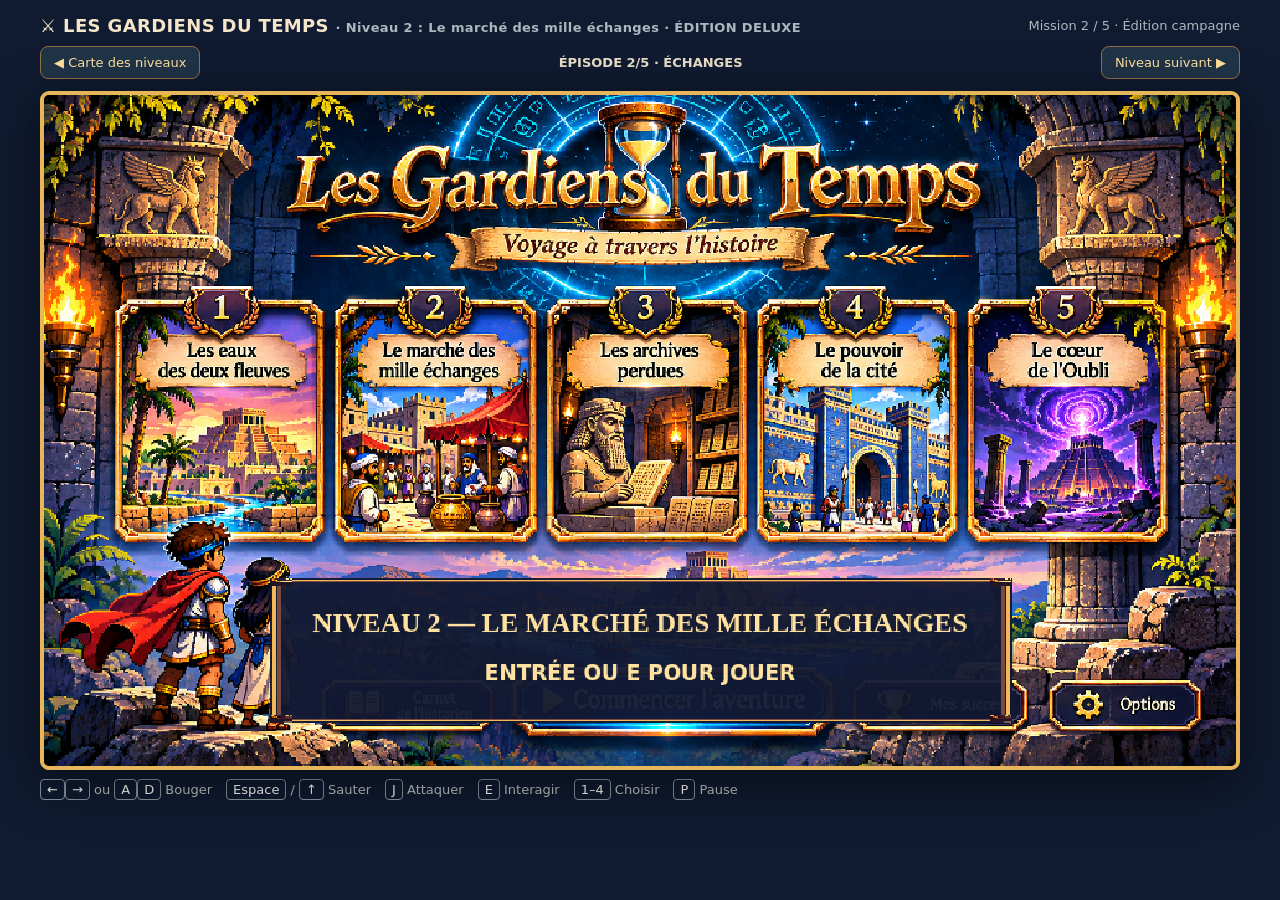
<file: niveau_2.html>
<!doctype html><html lang="fr"><head><meta charset="utf-8"><meta name="viewport" content="width=device-width, initial-scale=1"><title>Les Gardiens du Temps — Le marché des mille échanges</title><style>
:root{color-scheme:dark}*{box-sizing:border-box}html,body{margin:0;min-height:100%;background:#101b31;color:#f5e6c9;font:16px system-ui,Segoe UI,sans-serif}body{display:flex;align-items:center;justify-content:center;padding:15px}.shell{width:min(1200px,100%)}header{display:flex;justify-content:space-between;gap:12px;align-items:center;margin-bottom:10px;flex-wrap:wrap}header strong{font-size:18px;letter-spacing:.02em}header span{font-size:13px;color:#aab9bd} .frame{position:relative;border:4px solid #e7b65b;box-shadow:0 12px 50px #0008;border-radius:9px;overflow:hidden;background:#24374a}canvas{display:block;width:100%;height:auto;image-rendering:pixelated;touch-action:none}.help{margin:12px 0;color:#c1c5c3;display:flex;gap:14px;flex-wrap:wrap;font-size:13px}.kbd{border:1px solid #89969e;padding:2px 6px;border-radius:4px;color:#fff}.touch{display:none;justify-content:space-between;gap:20px;margin-top:14px;touch-action:none}.touch .cluster{display:flex;gap:7px}.touch button{border:1px solid #9d855e;background:#283f59;color:white;border-radius:12px;min-width:55px;min-height:55px;font-size:20px;touch-action:none;user-select:none}.touch button:active{background:#4d7795}.frame:focus-within{outline:2px solid #e9c37d}button{cursor:pointer}@media(pointer:coarse){.touch{display:flex}}@media(max-width:650px){header strong{font-size:15px}.help{font-size:11px}.touch button{min-width:42px;min-height:48px}}
.campaign-nav{display:flex;justify-content:space-between;gap:10px;align-items:center;flex-wrap:wrap;margin-bottom:12px;font-size:13px}.campaign-nav a{color:#ffe0a0;text-decoration:none;border:1px solid #946e48;border-radius:8px;padding:8px 13px;background:#203447}.campaign-nav a:hover{background:#35526b}.campaign-nav strong{color:#e9dfc7}@media(max-width:600px){.campaign-nav{font-size:11px}}
</style></head><body><div class="shell"><header><strong>⚔ LES GARDIENS DU TEMPS <span>· Niveau 2 : Le marché des mille échanges · ÉDITION DELUXE</span></strong><span>Mission 2 / 5 · Édition campagne</span></header><nav class="campaign-nav"><a href="index.html">◀ Carte des niveaux</a><strong>ÉPISODE 2/5 · ÉCHANGES</strong><a href="niveau_3.html">Niveau suivant ▶</a></nav><div class="frame"><canvas id="game" width="960" height="540" aria-label="Jeu de plateforme sur la Mésopotamie"></canvas></div><div class="help"><span><span class="kbd">←</span><span class="kbd">→</span> ou <span class="kbd">A</span><span class="kbd">D</span> Bouger</span><span><span class="kbd">Espace</span> / <span class="kbd">↑</span> Sauter</span><span><span class="kbd">J</span> Attaquer</span><span><span class="kbd">E</span> Interagir</span><span><span class="kbd">1–4</span> Choisir</span><span><span class="kbd">P</span> Pause</span></div><div class="touch"><div class="cluster"><button data-key="left">◀</button><button data-key="right">▶</button></div><div class="cluster"><button data-key="attack">⚔</button><button data-key="jump">↑</button><button data-key="interact">E</button></div></div></div><script>
(()=>{'use strict';
const LEVEL={"n": 2, "name": "Le marché des mille échanges", "short": "Échanges", "topic": "Surplus, métiers et réseaux commerciaux", "boss": "Le Collecteur", "color": "#f4bb68", "biome": "market", "intro": "Retrouve les ressources volées et rétablis les échanges du marché.", "ending": "Les échanges reprennent. Il faut retrouver les registres des scribes."};

const C=document.getElementById('game'),c=C.getContext('2d'),W=960,H=540; c.imageSmoothingEnabled=false;
const keys={left:false,right:false,jump:false,attack:false,interact:false};let pressed={};const nameMap={ArrowLeft:'left',KeyA:'left',ArrowRight:'right',KeyD:'right',ArrowUp:'jump',KeyW:'jump',Space:'jump',KeyJ:'attack',KeyX:'attack',KeyE:'interact',Enter:'interact'};
window.addEventListener('keydown',e=>{if(nameMap[e.code]){e.preventDefault();if(!keys[nameMap[e.code]])pressed[nameMap[e.code]]=true; keys[nameMap[e.code]]=true;}if(e.code==='Enter'&&!e.repeat&&(state==='title'||state==='dead'||state==='win'||modal?.type==='feedback'))interact();if(e.code==='KeyE'&&!e.repeat&&(state==='title'||state==='dead'||state==='win'||modal?.type==='feedback'))interact();if(e.code==='KeyP'&&!e.repeat)togglePause();if(/^Digit[1234]$/.test(e.code)&&!e.repeat)select(+e.code.slice(-1)-1);if(e.code==='KeyR'&&!e.repeat&&state==='dead')respawn();});window.addEventListener('keyup',e=>{if(nameMap[e.code])keys[nameMap[e.code]]=false});window.addEventListener('blur',()=>{for(const k in keys)keys[k]=false;if(state==='play')state='pause'}); document.querySelectorAll('[data-key]').forEach(b=>{const k=b.dataset.key;b.addEventListener('pointerdown',e=>{e.preventDefault();b.setPointerCapture(e.pointerId);pressed[k]=true;keys[k]=true});for(const ev of ['pointerup','pointercancel','lostpointercapture'])b.addEventListener(ev,()=>keys[k]=false)});

const HD={};
for(const [k,src] of Object.entries({horizon:'assets/background_1.png',hero:'assets/kael_idle_0.png',enemy:'assets/boar.png',boss:'assets/boss_1.png',intro:'assets/menu_illustrated.png'})){const im=new Image();im.src=src;HD[k]=im;}
function sceneryHD(){if(!HD.horizon.complete||!HD.horizon.naturalWidth)return; const offset=mod(cam*.12,1164);c.save();c.globalAlpha=.88;for(let i=-1;i<2;i++)c.drawImage(HD.horizon,Math.round(i*1164-offset),109,1164,269);c.restore();}
function decoVines(){for(let i=0;i<35;i++){let wx=50+i*121,x=wx-cam;if(x<-80||x>W+80)continue;let top=ground-22;const sway=Math.sin(time*2+i)*2;for(let j=0;j<5;j++){let yy=top-j*7;line(x+sway,yy,x+11+sway+(j%2)*3,yy-8,j%2?'#4e8e60':'#7bb56a',3)}if(i%3===0){rect(x+20,ground-24,11,23,'#a66f4e');rect(x+17,ground-29,17,7,'#e2b478');rect(x+22,ground-20,4,8,'#e9c48f')}}}
function spriteHero(){let im=HD.hero;if(!im.complete||!im.naturalWidth){drawHero();return}if(player.inv>0&&Math.floor(time*17)%2===0)return;let moving=Math.abs(player.vx)>30;let idx=player.attackTime>0?6+Math.floor(time*12)%2:moving?Math.floor(player.anim*.75)%6:0;c.save();c.translate(Math.round(player.x-cam+12),Math.round(player.y+22));c.scale(player.facing,1);c.drawImage(im,idx*144,0,144,192,-29,-60,58,80);c.restore();if(player.attackTime>0){c.save();c.globalAlpha=.85;c.strokeStyle='#fff3c2';c.lineWidth=6;c.beginPath();c.arc(player.x-cam+22*player.facing,player.y+21,35,-.9,1.3);c.stroke();c.restore()}}
function spriteEnemies(){let im=HD.enemy;if(!im.complete||!im.naturalWidth){drawEnemies();return}for(const e of enemies){if(!e.active)continue;let x=e.x-cam;if(x<-70||x>W+70)continue;let idx=Math.floor(time*8+e.x/60)%4;c.save();c.translate(Math.round(x+e.w/2),Math.round(e.y+e.h/2));c.scale(e.dir,1);if(e.hit>0)c.globalAlpha=.6;c.drawImage(im,idx*144,0,144,120,-34,-40,68,57);c.restore()}}
function spriteBoss(){let im=HD.boss;if(!im.complete||!im.naturalWidth){drawBoss();return}if(!boss.active||!bossStarted)return;let x=boss.x-cam;if(boss.telegraph>0){c.save();c.globalAlpha=.5+Math.sin(time*18)*.4;rect(x-168,ground-11,420,12,'#f56e55');c.restore();for(let i=0;i<6;i++)text('▲',x-150+i*74,ground-22,18,'#ffecaa','center')}let idx=boss.stunned>0?1:0;c.save();c.shadowBlur=22;c.shadowColor=idx?'#54d9d1':'#f9b068';c.drawImage(im,idx*384,0,384,336,Math.round(x-17),Math.round(boss.y-45+Math.sin(time*4)*3),143,123);c.restore();for(let i=0;i<boss.maxhp;i++)rect(x+i*16,boss.y-20,13,6,i<boss.hp?'#ffe39c':'#594954')}

const rnd=(n)=>{let x=Math.sin(n*234.571+11)*43758.5453;return x-Math.floor(x)},clamp=(a,min,max)=>Math.max(min,Math.min(max,a)),mix=(a,b,t)=>a+(b-a)*t;
const worldW=4200, ground=449;const solids=[{x:-120,y:449,w:870,h:250},{x:828,y:449,w:850,h:250},{x:1757,y:449,w:980,h:250},{x:2842,y:449,w:1560,h:250},
{x:255,y:355,w:148,h:22},{x:518,y:319,w:139,h:22},{x:973,y:365,w:138,h:22},{x:1201,y:319,w:128,h:22},{x:1468,y:363,w:118,h:22},{x:1912,y:351,w:130,h:22},{x:2101,y:301,w:129,h:22},{x:2474,y:366,w:146,h:22},{x:3032,y:351,w:140,h:22},{x:3233,y:303,w:142,h:22},{x:3554,y:357,w:130,h:22}];
const pits=[{x:750,w:78},{x:1678,w:79},{x:2737,w:105}];
const decor={palms:[180,590,1120,1360,2015,2377,3190,3672],buildings:[{x:67,w:200,h:150},{x:455,w:185,h:170},{x:890,w:220,h:153},{x:1190,w:160,h:158},{x:1820,w:208,h:146},{x:2210,w:200,h:160},{x:2950,w:220,h:155},{x:3430,w:206,h:155}],grass:[]};for(let i=0;i<240;i++)decor.grass.push({x:Math.floor(rnd(i+123)*worldW),y:ground-1,s:2+rnd(i+411)*3});
const questions=[{"title": "SURPLUS ET MÉTIERS", "intro": "Le village produit plus d’orge que nécessaire pour nourrir ses cultivateurs. Quel changement est le mieux expliqué par ce surplus ?", "options": ["Tout le monde cesse immédiatement de cultiver et devient artisan.", "Une partie des habitants peut se consacrer à l’artisanat ou au commerce, tout en étant nourrie par les récoltes.", "Les récoltes deviennent inutiles puisque les habitants importent tout.", "Les surplus prouvent qu’il n’existe aucune différence de richesse entre habitants."], "answer": 1, "why": "Un surplus agricole peut nourrir des personnes exerçant d’autres métiers. Cela favorise la spécialisation et les échanges."}, {"title": "LE CHOIX DU MARCHAND", "intro": "Un artisan fabrique des poteries; un agriculteur possède de l’orge. Ils souhaitent obtenir les produits de l’autre. Quel mécanisme est illustré ?", "options": ["La spécialisation du travail et l’échange de biens différents.", "Le remplacement complet de l’agriculture par l’artisanat.", "La création automatique d’une monnaie identique partout.", "Une obligation pour tous les habitants d’exercer le même métier."], "answer": 0, "why": "Des personnes spécialisées produisent des biens différents et ont intérêt à échanger. Les premières civilisations connaissent des échanges sans monnaie moderne."}, {"title": "ENTREPOSER ET DISTRIBUER", "intro": "Un entrepôt reçoit 80 mesures d’orge, en distribue 35 aux artisans et 20 aux bâtisseurs. Quelle décision est appuyée par les données ?", "options": ["Les artisans ont produit 35 mesures supplémentaires.", "Il ne reste aucune réserve, car les 80 mesures ont été distribuées.", "Il reste 25 mesures en réserve selon ce registre.", "Les bâtisseurs ont reçu davantage que les artisans."], "answer": 2, "why": "80 − 35 − 20 = 25 mesures. La gestion des réserves soutient notamment les travailleurs qui ne produisent pas directement leur nourriture."}];
let state='title',modal=null,cam=0,time=0,last=0,shake=0,toast='',toastTimer=0,checkX=62,checkpoint=0,health=5,completed=false,score=0,tries=0,fragmentsGot=0, deaths=0, elapsed=0, finished=false,showHints=true;const fragments=[310,540,1040,1260,1500,1960,2160,2520,3100,3300,3620,4000].map((x,i)=>({x,y:i%3===1?278:i%4===0?316:411,taken:false}));
const player={x:65,y:390,w:24,h:42,vx:0,vy:0,onGround:false,facing:1,coyote:0,buffer:0,attackTime:0,attackCooldown:0,inv:0,anim:0};const gates=[{x:690,y:326,kind:'valve',q:0,done:false},{x:1715,y:326,kind:'ledger',q:1,done:false},{x:2777,y:326,kind:'tablet',q:2,done:false}];
const enemies=[{x:402,y:420,min:360,max:665,hp:2,dir:1,active:true,speed:62},{x:1034,y:420,min:885,max:1560,hp:2,dir:-1,active:true,speed:72},{x:2160,y:420,min:1850,max:2580,hp:3,dir:1,active:true,speed:76},{x:3070,y:420,min:2910,max:3440,hp:2,dir:-1,active:true,speed:66}].map(e=>({...e,w:28,h:27,hit:0}));
const boss={x:3770,y:371,w:105,h:78,hp:8,maxhp:8,active:true,dir:-1,attack:0,stunned:0,inv:0,phase:0,telegraph:0,attackKind:0};let bossStarted=false,winTime=0,particles=[],numbers=[];
const load=()=>{try{const d=JSON.parse(localStorage.getItem('gardiens_temps_L2')||'null');if(d&&Number.isInteger(d.checkpoint)&&d.checkpoint>=0&&d.checkpoint<=3){checkpoint=d.checkpoint;score=d.score||0;elapsed=d.elapsed||0;tries=d.tries||0;deaths=d.deaths||0;gates.forEach((g,i)=>g.done=i<checkpoint);checkX=[65,870,1802,2880][checkpoint]||65;if(Array.isArray(d.fragments)){fragments.forEach((f,i)=>f.taken=!!d.fragments[i]);fragmentsGot=fragments.filter(f=>f.taken).length}}}catch{}};
load();
const save=()=>{try{localStorage.setItem('gardiens_temps_L2',JSON.stringify({checkpoint,score,fragments:fragments.map(f=>f.taken),elapsed,tries,deaths}))}catch{}};
function resetWorld(){health=5;player.x=checkX;player.y=335;player.vx=player.vy=0;player.inv=1.3;state='play';modal=null;toast='Reprise au dernier point de passage';toastTimer=2.5;enemies.forEach(e=>{e.active=true;e.hp=e.x>1800&&e.x<2700?3:2});boss.hp=boss.maxhp;boss.active=true;bossStarted=false;boss.telegraph=0;boss.attack=2.1;boss.stunned=0;}
function respawn(){deaths++;resetWorld()}
function newRun(){checkpoint=0;score=0;fragmentsGot=0;elapsed=0;tries=0;deaths=0;fragments.forEach(f=>f.taken=false);gates.forEach(g=>g.done=false);checkX=65;save();resetWorld();}
function togglePause(){if(state==='play')state='pause';else if(state==='pause')state='play'}
function select(i){if(state==='title'){state='play';resetWorld();return}if(state==='win'){advanceLevel();return}if(!modal||modal.type!=='question'||i<0||i>3)return;tries++;let g=gates[modal.gate],q=questions[g.q];if(i===q.answer){g.done=true;score++;checkpoint=Math.max(checkpoint,modal.gate+1);checkX=[65,870,1802,2880][checkpoint];save();modal={type:'feedback',correct:true,text:q.why};sfx('success');fx(g.x,356,'#ffe398',28);toast='Sceau retrouvé ! +1 connaissance';toastTimer=3;health=Math.min(5,health+1)}else{health=Math.max(1,health-1);modal={type:'feedback',correct:false,text:q.why};shake=8;sfx('error');toast='Une erreur, mais tu peux réessayer';toastTimer=3}save() }
function interact(){if(state==='title'){resetWorld();return}if(state==='win'){advanceLevel();return}if(state==='dead'){respawn();return}if(state==='pause'){state='play';return}if(modal){if(modal.type==='feedback'){modal=null;return}return}for(let i=0;i<gates.length;i++){const g=gates[i];if(!g.done&&Math.abs(player.x-g.x)<86&&Math.abs((player.y+player.h)-ground)<120){modal={type:'question',gate:i};player.vx=0;sfx('open');return}}if(Math.abs(player.x-3800)<150&&boss.active&&!bossStarted&&gates.every(g=>g.done)){bossStarted=true;sfx('boss');toast='Le Collecteur s’éveille !';toastTimer=2.5}}
let audio=null;function sfx(kind){try{audio??=new(window.AudioContext||window.webkitAudioContext)();if(audio.state==='suspended')audio.resume();const notes={jump:[[330,.07],[460,.065]],attack:[[240,.04],[115,.10]],hit:[[130,.16]],success:[[550,.09],[700,.09],[900,.17]],error:[[190,.12],[140,.16]],pickup:[[720,.05],[1000,.11]],open:[[410,.07]],boss:[[110,.18],[95,.18]]}[kind]||[];let at=audio.currentTime;for(const [f,d] of notes){const o=audio.createOscillator(),g=audio.createGain();o.type=kind==='error'||kind==='boss'?'sawtooth':'triangle';o.frequency.value=f;g.gain.setValueAtTime(.07,at);g.gain.exponentialRampToValueAtTime(.001,at+d);o.connect(g);g.connect(audio.destination);o.start(at);o.stop(at+d);at+=d*.78}}catch{}}
function fx(x,y,color,count=12){for(let i=0;i<count;i++)particles.push({x,y,vx:(rnd(i+time*13)-.5)*250,vy:-50-rnd(i+time*7)*190,life:.5+rnd(i+time)*.5,color,s:2+rnd(i+time*4)*4})}
function hitPlayer(from){if(player.inv>0||state!=='play')return;health--;sfx('hit');player.inv=1.1;player.vx=(player.x<from?-1:1)*220;player.vy=-290;shake=10;fx(player.x,player.y+15,'#ffae80');if(health<=0){state='dead';modal=null;save()}}
function attack(){if(player.attackCooldown>0||modal)return;player.attackTime=.18;player.attackCooldown=.3;sfx('attack');let ax=player.x+player.facing*38,ay=player.y+24;for(const e of enemies){if(!e.active||e.hit>0)continue;if(Math.abs(e.x-ax)<52&&Math.abs(e.y+12-ay)<40){e.hp--;e.hit=.3;fx(e.x,e.y+14,'#ecba6f',10);if(e.hp<=0){e.active=false;fx(e.x,e.y,'#ffe5a4',18)}}}if(boss.active&&bossStarted&&Math.abs(boss.x-ax)<105&&Math.abs(boss.y+35-ay)<80&&boss.stunned>0&&boss.inv<=0){boss.hp--;boss.inv=.55;shake=4;fx(boss.x,boss.y+24,'#85e1eb',30);if(boss.hp<=0){boss.active=false;sfx('success');state='win';winTime=0;score+=3;finished=true;try{localStorage.setItem('gardiens_temps_L2_victory',JSON.stringify({elapsed,tries,deaths,fragments:fragmentsGot,score}))}catch{}}} }
const intersects=(a,b)=>a.x<b.x+b.w&&a.x+a.w>b.x&&a.y<b.y+b.h&&a.y+a.h>b.y;
function movePlayer(dt){const accel=player.onGround?2700:1850,drag=player.onGround?2700:900,max=265;let axis=(keys.right?1:0)-(keys.left?1:0);if(axis){player.vx=clamp(player.vx+axis*accel*dt,-max,max);player.facing=axis;}else{let d=Math.min(Math.abs(player.vx),drag*dt);player.vx-=Math.sign(player.vx)*d;} if(pressed.jump)player.buffer=.14;player.buffer=Math.max(0,player.buffer-dt);player.coyote=Math.max(0,player.coyote-dt);if(player.onGround)player.coyote=.11;if(player.buffer>0&&player.coyote>0){player.vy=-570;player.onGround=false;player.coyote=0;player.buffer=0;sfx('jump');fx(player.x,player.y+42,'#e5c18e',4)}if(!keys.jump&&player.vy< -170)player.vy+=1450*dt;player.vy=Math.min(1030,player.vy+1450*dt);player.x+=player.vx*dt;for(const o of solids){if(intersects(player,o)){if(player.vx>0)player.x=o.x-player.w;else if(player.vx<0)player.x=o.x+o.w;player.vx=0}}player.y+=player.vy*dt;player.onGround=false;for(const o of solids){if(intersects(player,o)){if(player.vy>=0){player.y=o.y-player.h;player.onGround=true}else{player.y=o.y+o.h}player.vy=0}}player.x=clamp(player.x,3,worldW-player.w);if(player.y>600){hitPlayer(player.x+50);player.x=checkX;player.y=160;player.vy=0;}if(pressed.attack)attack();if(pressed.interact)interact();player.anim+=dt*(Math.abs(player.vx)>20?Math.abs(player.vx)/20:1);player.attackTime=Math.max(0,player.attackTime-dt);player.attackCooldown=Math.max(0,player.attackCooldown-dt);player.inv=Math.max(0,player.inv-dt)}
function update(dt){time+=dt;toastTimer=Math.max(0,toastTimer-dt);shake=Math.max(0,shake-25*dt);particles=particles.filter(p=>{p.x+=p.vx*dt;p.y+=p.vy*dt;p.vy+=500*dt;p.life-=dt;return p.life>0});if(state==='win'){winTime+=dt;if(winTime>=5.2)advanceLevel();return}if(state!=='play'||modal)return;elapsed+=dt;movePlayer(dt);for(const f of fragments){if(!f.taken&&Math.abs(player.x+12-f.x)<25&&Math.abs(player.y+23-f.y)<37){f.taken=true;fragmentsGot++;sfx('pickup');fx(f.x,f.y,'#fbd589',13);toast='Fragment de tablette : '+fragmentsGot+'/12';toastTimer=1.7;if(fragmentsGot%4===0){health=Math.min(5,health+1);toast='4 fragments : un cœur restauré !';toastTimer=2.3}save()}}for(const e of enemies){if(!e.active)continue;e.hit=Math.max(0,e.hit-dt);e.x+=e.dir*e.speed*dt;if(e.x<e.min||e.x>e.max){e.x=clamp(e.x,e.min,e.max);e.dir*=-1}if(intersects(player,e))hitPlayer(e.x)}if(gates.some(g=>!g.done&&player.x>g.x+155)){player.x=Math.min(player.x,gates.find(g=>!g.done).x+155);player.vx=0}if(player.x>3490&&gates.every(g=>g.done)){bossStarted=true;toast='Le Collecteur bloque la sortie !';toastTimer=2.2;}
if(bossStarted&&boss.active){boss.attack-=dt;boss.stunned=Math.max(0,boss.stunned-dt);boss.inv=Math.max(0,boss.inv-dt);boss.phase+=dt;if(boss.telegraph>0){const before=boss.telegraph;boss.telegraph-=dt;if(before>0&&boss.telegraph<=0){shake=7;fx(boss.x+40,ground-15,'#ebbf87',24);if(Math.abs((player.x+12)-(boss.x+45))<230&&player.onGround)hitPlayer(boss.x+40);boss.stunned=1.8;toast='Le Gardien est étourdi : frappe son cœur !';toastTimer=1.65;sfx('open')}}else if(boss.stunned<=0&&boss.attack<=0){boss.telegraph=1.05;boss.attack=3.35;toast='Attaque au sol ! Saute pour esquiver.';toastTimer=1.1;sfx('boss')}}
cam=mix(cam,clamp(player.x-355,0,worldW-W),Math.min(1,dt*6));}
function rect(x,y,w,h,color){c.fillStyle=color;c.fillRect(Math.floor(x),Math.floor(y),Math.ceil(w),Math.ceil(h))}
function line(x,y,X,Y,col,width=2){c.strokeStyle=col;c.lineWidth=width;c.beginPath();c.moveTo(x,y);c.lineTo(X,Y);c.stroke()}
function text(s,x,y,size=18,color='#fff1cf',align='left',weight='bold'){c.fillStyle=color;c.font=`${weight} ${size}px system-ui`;c.textAlign=align;c.fillText(s,x,y)}
function rounded(x,y,w,h,r,col){c.fillStyle=col;c.beginPath();c.roundRect(x,y,w,h,r);c.fill()}
function drawSky(){const grad=c.createLinearGradient(0,0,0,450);grad.addColorStop(0,'#244d76');grad.addColorStop(.50,'#a26973');grad.addColorStop(1,'#edb576');c.fillStyle=grad;c.fillRect(0,0,W,H);rect(0,340,W,180,'#d6a477');c.fillStyle='#ffdc9a';c.beginPath();c.arc(786-cam*.02,105,46,0,Math.PI*2);c.fill();c.fillStyle='#eac39422';c.beginPath();c.arc(786-cam*.02,105,73,0,Math.PI*2);c.fill();for(let i=0;i<8;i++){let x=mod(i*220-cam*.12,W+270)-100;rect(x,258+(i%3)*12,120,80,'#95717a');rect(x+12,239+(i%2)*8,75,24,'#95717a')} // distant ziggurats
for(let i=0;i<6;i++){const x=mod(i*380-cam*.22,W+540)-120, y=304+i%2*10;rect(x,y,210,130,'#b98b7b');rect(x+22,y-19,168,24,'#b98b7b');rect(x+51,y-41,110,25,'#b98b7b');rect(x+77,y-63,61,25,'#b98b7b')}
for(let i=0;i<8;i++){const x=mod(i*195-cam*.36,W+400)-90;rect(x,374,115,65,'#c39677');rect(x+13,355,86,24,'#c39677')}}
function mod(a,b){return ((a%b)+b)%b}
function drawBrickBuilding(b){let x=b.x-cam,y=ground-b.h;if(x>W+50||x+b.w< -50)return;rect(x+5,y+11,b.w,b.h,'#ad714d');rect(x,y+18,b.w-10,b.h-18,'#d3a16b');for(let row=0;row<Math.floor(b.h/16);row++){let yy=y+25+row*15;line(x+5,yy,x+b.w-15,yy,'#b78657',1);for(let col=0;col<b.w/29;col++){let xx=x+8+col*29+(row%2)*13;line(xx,yy-14,xx,yy,'#b78657',1)}}rect(x-6,y+10,b.w+8,14,'#e7be85');rect(x+5,y,b.w-12,15,'#98654a');rect(x+b.w*.40,y+b.h-57,45,57,'#644e49');rect(x+b.w*.40+7,y+b.h-50,31,50,'#876149');for(let j=0;j<2;j++){rect(x+22+j*(b.w-68),y+57,21,32,'#564e4d');rect(x+26+j*(b.w-68),y+57,13,30,'#a8b3a1')}}
function drawPalm(wx){let x=wx-cam;if(x< -100||x>W+100)return;let y=ground-115;rect(x-7,y+28,15,103,'#704b39');for(let i=0;i<7;i++)rect(x-6+i%2*2,y+35+i*13,14,4,'#a16e40');for(let i=-4;i<=4;i++){let xx=x+i*16;line(x,y+28,xx,y+22+Math.abs(i)*13,'#496344',10);line(x,y+28,xx,y+22+Math.abs(i)*13,'#72916a',5)}rect(x-7,y+17,16,17,'#b37b4a')}
function drawAtmosphere(){
// Clouds and birds, running at independent parallax speeds.
for(let i=0;i<9;i++){let x=mod(i*213-cam*.10-time*(3+i%3),W+330)-130,y=58+(i%4)*35;rect(x,y,90,8,'#f8d8b23d');rect(x+16,y-9,55,9,'#fff0ce45');rect(x+33,y-17,34,8,'#fff0ce30')}
for(let i=0;i<7;i++){let x=mod(i*188+time*22-cam*.19,W+250)-60,y=85+i%3*19;line(x,y,x+9,y+4,'#4b5e6f',2);line(x+9,y+4,x+18,y,'#4b5e6f',2)}
}
function drawCanals(){
// Canal channels in the foreground; the first seal visibly restores the flow.
for(let k=0;k<3;k++){const xx=[360,1450,2900][k]-cam;if(xx>-230&&xx<W+230){rect(xx,482,220,58,'#805a4c');rect(xx+5,487,210,53,k===0&&gates[0].done?'#377f91':'#5b6370');for(let j=0;j<8;j++){let x=xx+12+j*27+Math.sin(time*2+j)*5;line(x,498+9*Math.sin(time*2+j),x+13,498+9*Math.sin(time*2+j),gates[0].done?'#a5e4d0':'#9c9a90',2)}}}
}

function drawWorldDetails(){
// Reusable handcrafted 16-bit set dressing: pottery, reeds, date clusters, arches, water wheels.
for(let i=0;i<20;i++){
 let wx=80+i*214+Math.floor(rnd(i+53)*50), x=wx-cam;
 if(x<-60||x>W+60||pits.some(p=>wx>p.x-20&&wx<p.x+p.w+20))continue;
 let groundY=ground, sway=Math.sin(time*2+i)*2;
 for(let j=0;j<4;j++){line(x+j*5,groundY,x+j*5+sway+(j-2)*2,groundY-14-(j%2)*7,'#698b5b',2);rect(x+j*5-1,groundY-22-(j%2)*6,3,9,'#a3a767')}
 if(i%3===0){rect(x+30,groundY-17,14,17,'#ae7754');rect(x+28,groundY-20,18,5,'#e5ba81');rect(x+32,groundY-14,6,7,'#d89d6a')}
}
for(let i=0;i<decor.palms.length;i++){let x=decor.palms[i]-cam,y=ground-115;if(x>-90&&x<W+90){for(let j=0;j<4;j++){rect(x-15+j*7,y+37+(j%2)*4,5,8,'#d0a05d');rect(x-14+j*7,y+36+(j%2)*4,3,3,'#efd08b')}}}
}
function drawZiggurat(){let x=3740-cam;if(x<-580||x>W+120)return;
 rect(x-250,258,520,190,'#986e63');rect(x-218,231,456,25,'#d2a079');rect(x-177,202,373,29,'#aa8072');rect(x-128,167,277,35,'#cf9a78');rect(x-81,129,184,38,'#9c766b');rect(x-43,108,105,21,'#e5b586');
 for(let i=0;i<17;i++){let xx=x-240+i*30;line(xx,258,xx+17,258,'#edc18b',2);line(xx,440,xx+12,440,'#6c514c',2)}
 rect(x-15,272,36,177,'#654e58');rect(x-21,271,48,12,'#e8bd83');rect(x-11,285,28,164,'#4a424d');
 for(let i=0;i<9;i++){rect(x-220+i*50,240,26,8,'#8b695b')}
}

function drawForeground(){for(let i=0;i<30;i++){let wx=i*143+72,x=wx-cam;if(x< -50||x>W+50)continue;if(pits.some(p=>wx>p.x-10&&wx<p.x+p.w+10))continue;rect(x,ground-7,3,7,'#557c5c');rect(x+7,ground-9,3,9,'#668d60');if(i%3===0){rect(x+15,ground-13,14,13,'#966747');rect(x+17,ground-17,10,5,'#d9a86b');rect(x+18,ground-22,7,5,'#e4b880')}}
for(let i=0;i<6;i++){let wx=i*690+414,x=wx-cam;if(x< -70||x>W+70)continue;const gy=ground-19;rect(x,gy,25,19,'#a27655');rect(x-4,gy-7,33,9,'#dfb67d');rect(x+4,gy+6,4,6,'#775b48');rect(x+17,gy+6,4,6,'#775b48')}
}
function drawFragments(){for(const f of fragments){if(f.taken)continue;const x=f.x-cam;if(x< -40||x>W+40)continue;const bob=Math.sin(time*3+f.x)*4;c.save();c.translate(x,f.y+bob);c.rotate(Math.sin(time*2+f.x)*.13);c.shadowBlur=13;c.shadowColor='#ffe6a1';rect(-9,-10,18,21,'#f5d79d');rect(-7,-8,14,17,'#b17f5b');rect(-4,-5,2,5,'#f5daa5');rect(1,-3,5,2,'#f5daa5');rect(-3,4,7,2,'#f5daa5');c.restore()}}
function drawGround(){for(const s of solids){const x=s.x-cam;if(x+s.w<0||x>W)continue;rect(x,s.y,s.w,Math.min(s.h,540-s.y),'#ae7853');rect(x,s.y,s.w,14,'#ddbd78');rect(x,s.y+14,s.w,12,'#8e7054');for(let i=0;i<s.w/35;i++){let xx=x+i*35;rect(xx,s.y+32+((i%3)*17),18,5,'#c59067');rect(xx+13,s.y+59+(i%2)*15,9,4,'#744f46')} }for(const g of decor.grass){let x=g.x-cam;if(x<0||x>W)continue;if(pits.some(p=>g.x>p.x&&g.x<p.x+p.w))continue;line(x,ground-1,x-3,ground-g.s*3,'#708264',2);line(x,ground-1,x+4,ground-g.s*2,'#729d73',2)}for(const pit of pits){let x=pit.x-cam;rect(x,450,pit.w,90,'#23657b');for(let i=0;i<6;i++){let yy=459+i*14+Math.sin(time*3+i)*2;line(x+6,yy,x+pit.w-4,yy,'#54a6ad',2)}}for(const s of solids.slice(4)){let x=s.x-cam;rect(x,s.y,s.w,10,'#e1b47c');rect(x,s.y+10,s.w,12,'#986b50');for(let i=0;i<s.w;i+=32)rect(x+i,s.y+12,3,8,'#654f45')}}
function drawObjects(){for(const g of gates){let x=g.x-cam;if(x<-100||x>W+100)continue;rect(x-23,ground-84,46,84,'#735c53');rect(x-30,ground-91,60,13,g.done?'#70a394':'#e9bd75');rect(x-4,ground-114,8,39,'#c9b081');rect(x-18,ground-115,36,8,'#ead59c');rect(x-25,ground-60,50,25,'#382f39');rect(x-15,ground-52,30,11,g.done?'#63cdb1':'#e1a164');if(!g.done){text('!',x,ground-132,26,'#ffe08d','center');if(Math.abs(player.x-g.x)<87&&!modal)label('E · Examiner',x,ground-155)}else text('✓',x,ground-128,24,'#b9ebbf','center')}for(let i=0;i<5;i++){let x=1000+i*24-cam;rect(x,429,13,20,'#a17e53');rect(x+3,420,8,9,'#e1c47e')}}
function label(s,x,y){rounded(x-65,y-22,130,30,6,'#142b3eea');text(s,x,y,14,'#fbe8ad','center')}
function drawHero(){let x=player.x-cam,y=player.y;if(player.inv>0&&Math.floor(time*17)%2===0)return;c.save();c.translate(Math.floor(x+12),Math.floor(y+24));c.scale(player.facing,1);const swing=player.onGround&&Math.abs(player.vx)>15?Math.sin(player.anim*2.6)*6:2;rect(-10,-6,8,24,'#38435b');rect(2,-6,8,24,'#38435b');rect(-10+swing/3,17,8,5,'#c9aa7b');rect(2-swing/3,17,8,5,'#c9aa7b');rect(-13,-17,26,23,'#397e86');rect(-15,-18,30,6,'#e1c082');rect(-12,-36,25,21,'#e2b78b');rect(-11,-40,26,7,'#433b40');rect(-14,-28,5,10,'#443840');rect(5,-29,3,3,'#3a302c');rect(10,-17,7,19,'#a9704b');rect(-19,-15,6,22,'#dbb37d');if(player.attackTime>0){c.strokeStyle='#fff2c4';c.lineWidth=7;c.beginPath();c.arc(19,-7,32,-1.2,1.4);c.stroke();c.strokeStyle='#90dfda';c.lineWidth=3;c.stroke()}c.restore()}
function drawEnemies(){for(const e of enemies){if(!e.active)continue;let x=e.x-cam,y=e.y;if(x<-40||x>W+40)continue;c.save();c.translate(x,y);c.scale(e.dir,1);rect(-3,13,27,10,'#473a47');rect(-2,3,30,18,e.hit>0?'#ffdbad':'#675266');rect(3,-6,22,17,'#625168');rect(6,2,5,5,'#efb35d');rect(19,2,5,5,'#efb35d');rect(8,22,7,8,'#43344b');rect(21,22,7,8,'#43344b');c.restore()}}
function drawBoss(){if(!boss.active||!bossStarted)return;let x=boss.x-cam,y=boss.y;if(boss.telegraph>0){rect(x-168,ground-10,420,10,Math.floor(time*15)%2?'#f5b777':'#df6554');for(let i=0;i<6;i++){text('▲',x-150+i*74,ground-18,18,'#ffddad','center')}}c.save();c.translate(x,y);let glow=Math.sin(time*5)*4;c.shadowBlur=20;c.shadowColor=boss.stunned>0?'#81e8e4':'#dd9f6c';rect(0,12+glow,boss.w,boss.h-12,'#6c5b62');rect(8,4+glow,88,24,'#b58b6d');rect(14,28+glow,76,35,boss.stunned>0?'#527d8d':'#8d6a61');rect(27,36+glow,15,10,'#f5ce78');rect(66,36+glow,15,10,'#f5ce78');rect(18,64+glow,25,22,'#514b57');rect(60,64+glow,25,22,'#514b57');for(let i=0;i<boss.maxhp;i++)rect(i*16,0,13,5,i<boss.hp?'#f5cc75':'#594954');c.restore()}
function drawHud(){c.save();c.strokeStyle='#d5a861';c.lineWidth=2;c.strokeRect(17,14,297,80);c.restore();rounded(18,15,294,78,10,'#15283cdd');text('KAËL  •  GARDIEN DU TEMPS',31,38,16,'#f4d69b');for(let i=0;i<5;i++)text(i<health?'♥':'♡',31+i*28,68,23,i<health?'#f07875':'#a99b91');text('Sceaux : '+gates.filter(g=>g.done).length+'/3',176,67,15,'#c6dfca');rounded(323,15,176,48,8,'#172d42cd');text('Tablettes '+fragmentsGot+'/12',338,43,15,'#ffe3a4');rounded(738,16,203,43,9,'#142739d8');text('MÉSOPOTAMIE · v. 2100 av. J.-C.',839,43,12,'#f7dfab','center');if(state==='play'&&!modal){rounded(514,15,205,48,8,'#172d42c9');text('TEMPS '+Math.floor(elapsed/60)+':'+String(Math.floor(elapsed%60)).padStart(2,'0'),529,43,15,'#ddeecf')}if(toastTimer>0){rounded(260,92,440,42,9,'#172b3ce9');text(toast,480,119,16,'#f9e4bc','center')}}
function wrap(s,max){let a=s.split(' '),lines=[],str='';for(const word of a){const t=str?str+' '+word:word;if(c.measureText(t).width>max&&str){lines.push(str);str=word}else str=t}if(str)lines.push(str);return lines}
function modalDraw(){if(!modal)return;rect(0,0,W,H,'#08111dba');rounded(128,79,704,385,17,'#17293c');rounded(139,90,682,365,10,'#24384c');text(modal.type==='question'?questions[gates[modal.gate].q].title:(modal.correct?'ÉPREUVE RÉUSSIE':'UNE OCCASION D’APPRENDRE'),480,147,24,'#f9d998','center');let intro=modal.type==='question'?questions[gates[modal.gate].q].intro:modal.text;c.font='18px system-ui';wrap(intro,610).forEach((l,i)=>text(l,480,182+i*24,17,'#eee2ca','center','normal'));
if(modal.type==='question'){let q=questions[gates[modal.gate].q];q.options.forEach((o,i)=>{const yy=238+i*45;rounded(174,yy,610,40,7,'#365268');rounded(181,yy+5,29,29,5,'#a77c48');text(''+(i+1),196,yy+26,15,'#fff5db','center');c.font='14px system-ui';wrap(o,543).slice(0,2).forEach((ln,j)=>text(ln,219,yy+17+j*16,13,'#fff1d0','left','normal'))});text('Appuie sur 1, 2, 3 ou 4 pour choisir',480,436,14,'#b9cdcb','center')}else{rounded(332,368,296,49,8,'#587d71');text('E / ENTRÉE · Continuer',480,399,16,'#fff5d5','center')}}
// Illustration-only renderer. All visible worlds, characters, terrain and interface artwork are imported PNGs.
const PA={}; const FILES=['ennemi_1','ennemi_2','ennemi_3','ennemi_4','ennemi_5','boss_1','boss_2','boss_3','boss_4','boss_5','background_1','background_2','background_3','background_4','background_5','stone','stone2','stone3','pillar','door','ziggurat','market','palm','foliage','gate','water','waterfall','tablet','pottery','shrine','banner','boar','snake','boss','boss_cast','hero_icon','soldier','hud_illustrated','menu_illustrated','panel_long','panel_button','panel_small'];
for(let lv=1;lv<=5;lv++){if(lv>=2)for(let k=0;k<3;k++)FILES.push('boss_'+lv+'_pose_'+k)}FILES.push('pillar_clean');
for(const mode of ['idle','run','jump','attack','hurt'])for(let i=0;i<({idle:6,run:6,jump:5,attack:5,hurt:5})[mode];i++)FILES.push('kael_'+mode+'_'+i);
for(const name of FILES){const im=new Image();im.src='assets/'+name+'.png';PA[name]=im;}
function pic(name,x,y,w,h){const im=PA[name];if(im&&im.complete&&im.naturalWidth)c.drawImage(im,Math.round(x),Math.round(y),Math.round(w),Math.round(h));}
function terrain(){
 const bg=PA['background_'+LNUM];
 if(bg&&bg.complete&&bg.naturalWidth){
   // Subtle cinematic pan across one coherent illustrated environment.
   const offset=-Math.round((cam/4200)*135);
   c.drawImage(bg,offset,0,1110,540);
 }
 // Canals and ground are separate imported illustrations.
 for(const pit of pits){const x=pit.x-cam;if(x>W+25||x+pit.w<-25)continue;
   for(let j=0;j<pit.w;j+=155)pic('water',x+j,ground+2,Math.min(155,pit.w-j),90);
 }
 const types=[['stone','stone2'],['stone2','stone'],['stone3','stone2'],['stone2','stone3'],['stone3','stone3']][LNUM-1];
 for(const s of solids){const x=s.x-cam;if(x+s.w<0||x>W)continue;
   for(let xx=0;xx<s.w;xx+=61){const w=Math.min(61,s.w-xx);
     pic(types[0],x+xx,s.y,w,Math.min(s.h,76));
     if(s.h>76)pic(types[1],x+xx,s.y+75,w,s.h-75);
   }
 }
 // Fixed decorative staging ensures the same model is not spammed every few steps.
 const themes={
   1:[['palm',140,146,172],['gate',488,160,128],['foliage',1070,96,65],['palm',1560,140,166],['gate',2040,152,119],['palm',2570,138,166],['foliage',3120,105,75]],
   2:[['market',152,192,138],['pottery',570,94,65],['banner',1100,110,110],['market',1540,198,139],['pottery',2200,98,65],['market',2515,190,140],['banner',3135,125,125]],
   3:[['pillar_clean',190,82,158],['door',680,180,141],['pillar_clean',1220,82,156],['tablet',1550,65,65],['door',2180,184,142],['pillar_clean',2720,80,154],['shrine',3300,205,137]],
   4:[['banner',180,110,118],['pillar_clean',615,82,172],['shrine',1150,207,143],['banner',1745,114,130],['pillar_clean',2280,84,180],['door',2650,190,148],['shrine',3210,190,143]],
   5:[['pillar_clean',210,82,174],['stone3',650,145,115],['pillar_clean',1160,84,172],['stone3',1740,146,117],['pillar_clean',2180,85,180],['stone3',2680,146,117],['pillar_clean',3190,88,180]]
 };
 for(const [id,wx,w,h] of themes[LNUM]){const x=wx-cam;if(x<-250||x>W+250)continue;pic(id,x,ground-h,w,h);}
 // Historical focal landmark before each boss.
 // Small landmark on the approach, kept clear of the boss fighting space.
 const landmark={1:['gate',175,125],2:['market',175,127],3:['pillar_clean',77,155],4:['banner',88,115],5:['pillar_clean',80,164]}[LNUM];
 const lx=3430-cam;
 if(lx>-240&&lx<W+170)pic(landmark[0],lx-landmark[1]/2,ground-landmark[2],landmark[1],landmark[2]);
 // Educational action points, collectables and animated enemies.
 for(const g of gates){let x=g.x-cam;if(x<-130||x>W+130)continue;
   pic(g.done?'banner':'gate',x-30,ground-115,65,115);
   if(Math.abs(player.x-g.x)<90&&!modal){pic('panel_button',x-82,ground-156,160,35);
      c.fillStyle='#fff5d4';c.textAlign='center';c.font='bold 15px system-ui';c.fillText('E · Examiner',x,ground-134);}
 }
 for(const f of fragments){if(f.taken)continue;const x=f.x-cam;if(x<-40||x>W+40)continue;
   pic('tablet',x-13,f.y-18+Math.sin(time*4+f.x)*3,27,33);
 }
 for(const e of enemies){if(!e.active)continue;const x=e.x-cam;if(x<-100||x>W+100)continue;
   c.save();if(e.hit>0&&Math.floor(time*19)%2===0)c.globalAlpha=.50;
   if(e.dir<0){c.translate(x+e.w+13,0);c.scale(-1,1);pic('ennemi_'+LNUM,0,e.y-25,e.w+30,e.h+29)}
   else pic('ennemi_'+LNUM,x-8,e.y-25,e.w+30,e.h+29);
   c.restore();
 }
 if(boss.active&&bossStarted){
   const x=boss.x-cam;
   const size=({1:[153,149],2:[158,145],3:[174,156],4:[176,155],5:[190,152]})[LNUM];
   // Imported sprites align by their feet, avoiding the wrong body/crop coordinates from V1.
   const dx=Math.round(x+boss.w/2-size[0]/2),dy=Math.round(ground-size[1]+Math.sin(time*4)*2);
   c.save();if(boss.inv>0&&Math.floor(time*16)%2)c.globalAlpha=.58;
   if(LNUM===1)pic('boss_1',dx,dy,size[0],size[1]);
   else {
      const frame=boss.stunned>0?2:boss.telegraph>0?1:Math.floor(time*3)%2;
      pic('boss_'+LNUM+'_pose_'+frame,dx,dy,size[0],size[1]);
   }
   c.restore();
   if(boss.telegraph>0){
     const tele= LNUM===5?'water':(LNUM===3?'waterfall':'waterfall');
     pic(tele,x-105,ground-24,210,30);
   }
   pic('panel_long',310,68,340,63);
   c.textAlign='center';c.fillStyle='#ffedca';c.font='bold 15px system-ui';
   c.fillText(LEVEL.boss,480,90);
   c.font='bold 22px system-ui';c.fillStyle='#ff8579';
   c.fillText('◆'.repeat(Math.max(0,boss.hp))+'◇'.repeat(Math.max(0,boss.maxhp-boss.hp)),480,118);
 }
 if(!(player.inv>0&&Math.floor(time*17)%2===0)){
   const mode=player.attackTime>0?'attack':!player.onGround?'jump':Math.abs(player.vx)>30?'run':'idle';
   const counts={idle:6,run:6,jump:5,attack:5};
   const frame=Math.floor(time*(mode==='run'?12:mode==='attack'?15:8))%counts[mode];
   c.save();if(player.facing<0){c.translate(Math.round(player.x-cam+player.w),0);c.scale(-1,1);pic('kael_'+mode+'_'+frame,-17,player.y-35,player.w+46,player.h+41)}
   else pic('kael_'+mode+'_'+frame,player.x-cam-17,player.y-35,player.w+46,player.h+41);
   c.restore();
 }
}
function artPanel(x,y,w,h){pic('panel_long',x,y,w,h);}
function illustratedHUD(){
 pic('panel_long',8,5,282,91);pic('hero_icon',19,16,63,63);
 c.fillStyle='#ffeac1';c.textAlign='left';c.font='bold 16px system-ui';c.fillText('KAËL',94,26);
 c.font='bold 24px system-ui';for(let i=0;i<5;i++){c.fillStyle=i<health?'#ff7476':'#5b516b';c.fillText('♥',92+i*32,62);}
 pic('panel_long',327,6,238,62);c.fillStyle='#ffeac1';c.font='bold 17px system-ui';c.fillText('TABLETTES   '+fragmentsGot+' / 12',345,43);
 pic('panel_long',711,6,239,62);c.fillStyle='#ffeac1';c.font='bold 16px system-ui';c.fillText('NIVEAU '+LNUM+' / 5',730,31);c.font='14px system-ui';c.fillText(LEVEL.short,730,52);
}
function parchment(x,y,w,h){pic('panel_long',x,y,w,h);}
function illustratedModal(){
 if(!modal)return;
 parchment(95,69,770,406);c.textAlign='center';c.fillStyle='#ffe2a0';c.font='bold 24px Georgia';
 const q=modal.type==='question'?questions[gates[modal.gate].q]:null;
 c.fillText(q?q.title:(modal.correct?'ÉPREUVE RÉUSSIE':'APPRENDS DE CETTE TENTATIVE'),480,116);
 c.font='17px system-ui';c.fillStyle='#fbe8c3';
 wrap(q?q.intro:modal.text,670).slice(0,3).forEach((t,i)=>c.fillText(t,480,151+i*23));
 if(q){
  q.options.forEach((o,i)=>{
   parchment(144,223+i*54,673,49);c.textAlign='left';c.fillStyle='#ffdc88';c.font='bold 19px system-ui';c.fillText(String(i+1),164,251+i*54);
   c.fillStyle='#fff0ce';c.font='15px system-ui';wrap(o,610).slice(0,2).forEach((t,j)=>c.fillText(t,198,244+i*54+j*16));
  });
 } else {
  c.fillStyle='#fce3a5';c.font='bold 19px system-ui';c.fillText('E ou Entrée · Continuer',480,421);
 }
}
function screen(){
 c.clearRect(0,0,W,H);terrain();illustratedHUD();
 if(state==='title'){pic('menu_illustrated',0,0,W,H);parchment(182,389,598,116);c.textAlign='center';c.fillStyle='#ffe2a0';c.font='bold 22px Georgia';c.fillText('NIVEAU '+LNUM+' — '+LEVEL.name.toUpperCase(),480,432);c.font='bold 17px system-ui';c.fillText('ENTRÉE OU E POUR JOUER',480,471);}
 if(state==='pause'||state==='dead'||state==='win'){
  parchment(143,114,674,319);c.textAlign='center';c.fillStyle='#ffe4a3';c.font='bold 34px Georgia';
  c.fillText(state==='pause'?'PAUSE':state==='dead'?'LE TEMPS S’EST FIGÉ':'GARDIEN VAINCU !',480,215);
  c.font='18px system-ui';c.fillStyle='#fff1d6';
  c.fillText(state==='pause'?'P pour reprendre':state==='dead'?'R ou E : reprendre au checkpoint':'NIVEAU '+LNUM+' TERMINÉ · '+fragmentsGot+'/12 fragments',480,281);
  if(state==='win')c.fillText(LNUM===5?'Fin de la campagne dans '+Math.ceil(Math.max(0,5.2-winTime))+' s':'Niveau suivant dans '+Math.ceil(Math.max(0,5.2-winTime))+' s · Entrée pour continuer',480,343);
 }
 illustratedModal();
}
function loop(t){const dt=Math.min(.025,(t-last)/1000||.016);last=t;try{update(dt);screen()}catch(e){console.error(e)}pressed={};requestAnimationFrame(loop)}
C.addEventListener('pointerdown',e=>{let box=C.getBoundingClientRect(),x=(e.clientX-box.left)*W/box.width,y=(e.clientY-box.top)*H/box.height;if(state==='title'||state==='dead'||state==='win'){interact();return}if(modal?.type==='feedback'){interact();return}if(modal?.type==='question'){if(y>238&&y<418)select(Math.floor((y-238)/45));return}if(state==='pause'){togglePause()}});

// Four additional historically themed chapters with an unchanged responsive game engine.
const LNUM=LEVEL.n, THEME=LEVEL.biome, tint=LEVEL.color;
const baseSky=drawSky,baseWorld=drawWorldDetails,baseCanals=drawCanals,baseZig=drawZiggurat,baseHud=drawHud;
drawSky=function(){baseSky()};
function themedProps(){
 if(LNUM===1)return;
 for(let i=0;i<12;i++){
   let wx=165+i*314,xx=wx-cam;if(xx<-190||xx>W+190)continue;
   if(THEME==='market'){
     rect(xx-38,ground-94,112,11,'#73513f');rect(xx-34,ground-85,7,86,'#5d4440');rect(xx+61,ground-85,7,86,'#5d4440');
     c.fillStyle=i%2?'#c45e53':'#d9b45e';c.beginPath();c.moveTo(xx-45,ground-91);c.lineTo(xx-25,ground-132);c.lineTo(xx+55,ground-132);c.lineTo(xx+82,ground-91);c.fill();
     for(let k=0;k<5;k++){rect(xx-25+k*16,ground-63,13,18,k%2?'#a56745':'#d5a36f');rect(xx-24+k*16,ground-66,14,5,'#e1c17b')}
     rect(xx-23,ground-41,65,11,'#826049');
   } else if(THEME==='archives'){
     rect(xx-28,ground-152,112,151,'#6f5664');rect(xx-20,ground-145,97,137,'#b19481');
     for(let row=0;row<3;row++){rect(xx-8,ground-123+row*42,73,7,'#684e4d');for(let col=0;col<4;col++){rect(xx-3+col*18,ground-145+row*42,14,21,'#c69c72');rect(xx+col*18,ground-138+row*42,7,4,'#775c55')}}
     rect(xx+36,ground-183,9,33,'#5c4749');rect(xx+28,ground-193+Math.sin(time*5+i)*3,26,20,'#efb971');
   } else if(THEME==='temple'){
     rect(xx-34,ground-192,114,190,'#b79c81');rect(xx-44,ground-203,132,13,'#e1c79e');
     for(let k=0;k<3;k++){rect(xx-23+k*38,ground-188,23,176,'#e2cfa5');rect(xx-27+k*38,ground-194,31,10,'#ad8064')}
     rect(xx-44,ground-10,132,12,'#916d5c');
   } else if(THEME==='void'){
     rect(xx-16,ground-154,46,154,'#403553');rect(xx-34,ground-160,82,11,'#85627d');rect(xx-22,ground-172,58,12,'#66516f');
     c.save();c.shadowColor='#cc79d7';c.shadowBlur=18;rect(xx-4,ground-136,21,63,'#a263b4');c.restore();
     for(let k=0;k<4;k++){let sx=xx+Math.sin(time*.9+k+i)*45,sy=ground-198+k*36;rect(sx,sy,5,5,'#e0a1d3')}
   }
 }
}
drawWorldDetails=function(){baseWorld();themedProps()};
drawZiggurat=function(){baseZig();if(LNUM===5){let xx=3740-cam;if(xx>-350&&xx<W+200){c.save();c.shadowColor='#d176e9';c.shadowBlur=35;rect(xx-43,155,105,100,'#734b88');rect(xx-29,174,75,62,'#d39dd7');c.restore()}}};
drawCanals=function(){if(LNUM===1){baseCanals();return}for(let k=0;k<3;k++){const xx=[360,1450,2900][k]-cam;if(xx>-230&&xx<W+230){let col=({market:'#bc8d56',archives:'#625878',temple:'#6c9a84',void:'#70426e'})[THEME];rect(xx,482,220,58,'#4c3b40');rect(xx+5,487,210,53,col);for(let j=0;j<8;j++)line(xx+12+j*27,499+Math.sin(time*2+j)*6,xx+25+j*27,499+Math.sin(time*2+j)*6,tint,2)}}};
drawHud=function(){baseHud();rounded(738,63,205,29,6,'#111d33e0');text('NIVEAU '+LNUM+' · '+LEVEL.short.toUpperCase(),842,84,13,tint,'center')};
const originalUpdate=update;let victoryRegistered=false;
update=function(dt){originalUpdate(dt);if(state==='win'&&!victoryRegistered){victoryRegistered=true;try{let p=JSON.parse(localStorage.getItem('gardiens_campagne')||'{}');p['level'+LNUM]={done:true,score,fragments:fragmentsGot,time:Math.round(elapsed),deaths};localStorage.setItem('gardiens_campagne',JSON.stringify(p))}catch{}}};
// A chapter-specific beginning that does not interrupt control responsiveness.
const originalReset=resetWorld;
resetWorld=function(){originalReset();toast=LEVEL.intro;toastTimer=4;};


// Transition continue entre les cinq époques. Un garde évite les doubles navigations.
const NEXT_TITLE=({1:'Le marché des mille échanges',2:'Les archives perdues',3:'Le pouvoir de la cité',4:'Le cœur de l’Oubli'})[LNUM]||'Fin de l’aventure';
let transitionStarted=false;
function advanceLevel(){
 if(transitionStarted)return;
 transitionStarted=true;
 try{let progress=JSON.parse(localStorage.getItem('gardiens_campagne')||'{}');progress['level'+LNUM]={done:true,score,fragments:fragmentsGot,time:Math.round(elapsed),deaths};localStorage.setItem('gardiens_campagne',JSON.stringify(progress));}catch(e){}
 window.location.assign(LNUM<5?'niveau_'+(LNUM+1)+'.html':'index.html?termine=1');
}
// Enrichissement graphique commun : bandeaux bleus et or, façades texturées,
// lumière chaude, silhouettes et profondeur, sans changer les collisions.
function epicDecor(){
 const schemes={market:'#b74240',archives:'#3b6092',temple:'#255b91',void:'#554580',river:'#235e98'};
 const accent=schemes[THEME]||'#235e98';
 for(let i=0;i<10;i++){
  let worldX=195+i*414,xx=Math.round(worldX-cam);
  if(xx<-130||xx>W+130)continue;
  if(THEME==='market'){
   // Auvents rayés, paniers et échoppes à profondeur SNES.
   rect(xx-55,ground-82,123,6,'#633d33');
   for(let k=0;k<9;k++)rect(xx-50+k*13,ground-110,13,28,k%2?'#b94d3d':'#e7b85e');
   rect(xx-49,ground-115,115,7,'#f5ce82');
   rect(xx-39,ground-58,78,9,'#744f43');
   for(let k=0;k<5;k++){rect(xx-33+k*15,ground-56,11,14,k%2?'#bd8659':'#dba66e');rect(xx-30+k*15,ground-63,7,5,'#f3d39a')}
  } else if(THEME==='archives'){
   rect(xx-47,ground-145,116,135,'#765956');rect(xx-38,ground-135,98,121,'#c39d71');
   for(let r=0;r<5;r++){rect(xx-29,ground-121+r*22,79,6,'#694c49');for(let j=0;j<5;j++){rect(xx-25+j*15,ground-140+r*22,10,18,'#d7ae77');rect(xx-21+j*15,ground-133+r*22,5,3,'#805b43')}}
   rect(xx-52,ground-151,125,12,'#f0c37e');
  } else if(THEME==='temple'||THEME==='void'){
   rect(xx-40,ground-175,118,160,THEME==='temple'?'#cfa16b':'#4f4c70');
   for(let k=0;k<3;k++){rect(xx-28+k*37,ground-167,24,152,THEME==='temple'?'#f3d6a0':'#79709d');rect(xx-32+k*37,ground-178,32,13,THEME==='temple'?'#b67d55':'#8c6f9d')}
   rect(xx-46,ground-184,130,13,'#e9bd80');
   c.save();c.shadowBlur=THEME==='void'?16:7;c.shadowColor=THEME==='void'?'#8cd8ff':'#f4b862';rect(xx+14,ground-145,7,33,THEME==='void'?'#6fdfff':'#f9c067');c.restore();
  }
  // Étendards communs à la campagne, couleur adaptée au quartier.
  if(THEME!=='market'){
   rect(xx+80,ground-184,5,108,'#704537');rect(xx+84,ground-181,39,66,accent);
   for(let k=0;k<3;k++)rect(xx+90+k*10,ground-174,5,5,'#e8ba60');
   rect(xx+85,ground-118,37,6,'#d5a85c');
  }
 }
}
const epicOldWorld=drawWorldDetails;
drawWorldDetails=function(){epicOldWorld();epicDecor();};
const epicOldHud=drawHud;
drawHud=function(){epicOldHud();c.save();c.strokeStyle='#f1c474';c.lineWidth=2;c.strokeRect(320,10,403,52);rounded(328,17,387,40,7,'#172943e9');text('LES GARDIENS DU TEMPS  •  '+LNUM+'/5',522,42,17,'#ffe5a3','center');c.restore();};

requestAnimationFrame(loop);
})();
</script></body></html>
</file>
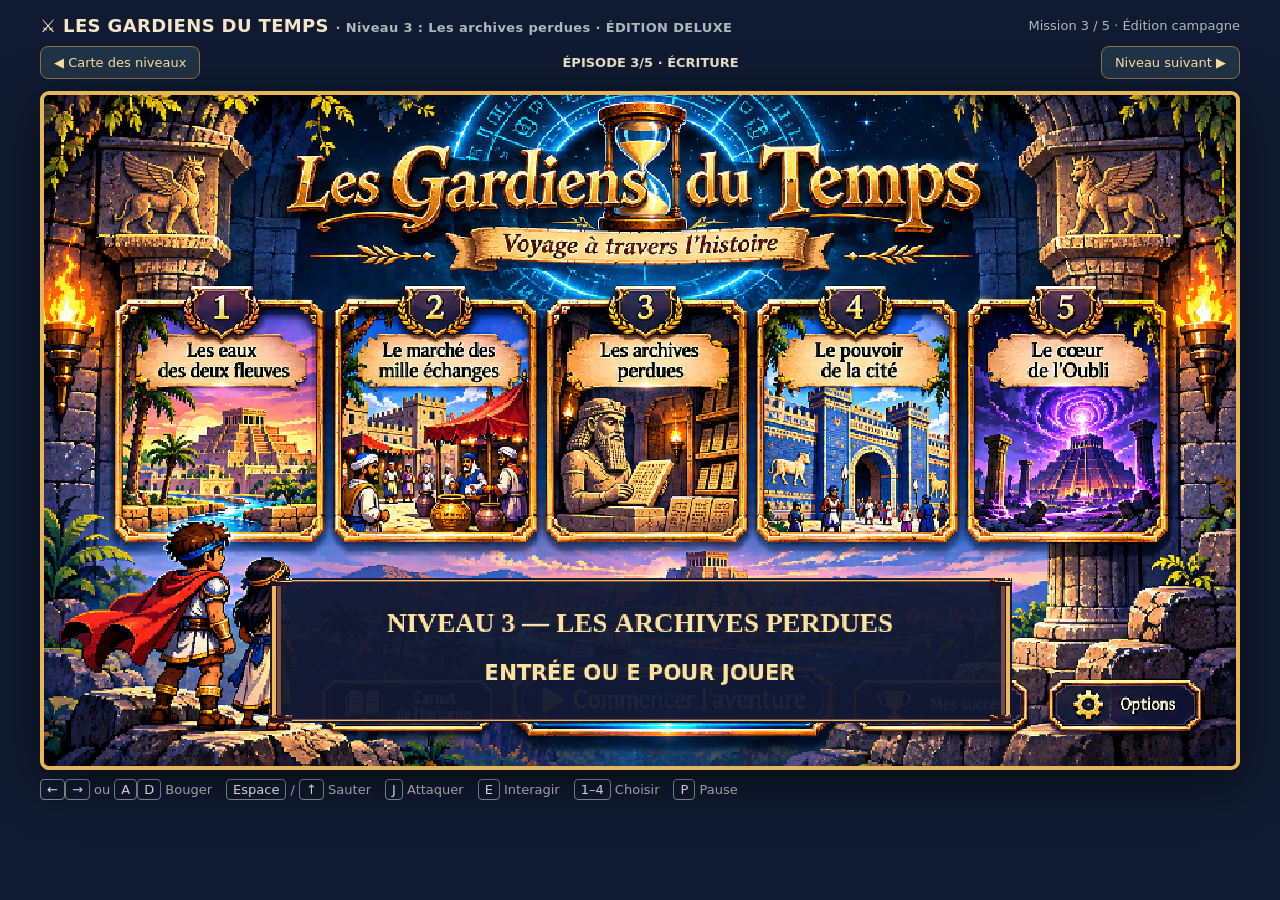
<file: niveau_3.html>
<!doctype html><html lang="fr"><head><meta charset="utf-8"><meta name="viewport" content="width=device-width, initial-scale=1"><title>Les Gardiens du Temps — Les archives perdues</title><style>
:root{color-scheme:dark}*{box-sizing:border-box}html,body{margin:0;min-height:100%;background:#101b31;color:#f5e6c9;font:16px system-ui,Segoe UI,sans-serif}body{display:flex;align-items:center;justify-content:center;padding:15px}.shell{width:min(1200px,100%)}header{display:flex;justify-content:space-between;gap:12px;align-items:center;margin-bottom:10px;flex-wrap:wrap}header strong{font-size:18px;letter-spacing:.02em}header span{font-size:13px;color:#aab9bd} .frame{position:relative;border:4px solid #e7b65b;box-shadow:0 12px 50px #0008;border-radius:9px;overflow:hidden;background:#24374a}canvas{display:block;width:100%;height:auto;image-rendering:pixelated;touch-action:none}.help{margin:12px 0;color:#c1c5c3;display:flex;gap:14px;flex-wrap:wrap;font-size:13px}.kbd{border:1px solid #89969e;padding:2px 6px;border-radius:4px;color:#fff}.touch{display:none;justify-content:space-between;gap:20px;margin-top:14px;touch-action:none}.touch .cluster{display:flex;gap:7px}.touch button{border:1px solid #9d855e;background:#283f59;color:white;border-radius:12px;min-width:55px;min-height:55px;font-size:20px;touch-action:none;user-select:none}.touch button:active{background:#4d7795}.frame:focus-within{outline:2px solid #e9c37d}button{cursor:pointer}@media(pointer:coarse){.touch{display:flex}}@media(max-width:650px){header strong{font-size:15px}.help{font-size:11px}.touch button{min-width:42px;min-height:48px}}
.campaign-nav{display:flex;justify-content:space-between;gap:10px;align-items:center;flex-wrap:wrap;margin-bottom:12px;font-size:13px}.campaign-nav a{color:#ffe0a0;text-decoration:none;border:1px solid #946e48;border-radius:8px;padding:8px 13px;background:#203447}.campaign-nav a:hover{background:#35526b}.campaign-nav strong{color:#e9dfc7}@media(max-width:600px){.campaign-nav{font-size:11px}}
</style></head><body><div class="shell"><header><strong>⚔ LES GARDIENS DU TEMPS <span>· Niveau 3 : Les archives perdues · ÉDITION DELUXE</span></strong><span>Mission 3 / 5 · Édition campagne</span></header><nav class="campaign-nav"><a href="index.html">◀ Carte des niveaux</a><strong>ÉPISODE 3/5 · ÉCRITURE</strong><a href="niveau_4.html">Niveau suivant ▶</a></nav><div class="frame"><canvas id="game" width="960" height="540" aria-label="Jeu de plateforme sur la Mésopotamie"></canvas></div><div class="help"><span><span class="kbd">←</span><span class="kbd">→</span> ou <span class="kbd">A</span><span class="kbd">D</span> Bouger</span><span><span class="kbd">Espace</span> / <span class="kbd">↑</span> Sauter</span><span><span class="kbd">J</span> Attaquer</span><span><span class="kbd">E</span> Interagir</span><span><span class="kbd">1–4</span> Choisir</span><span><span class="kbd">P</span> Pause</span></div><div class="touch"><div class="cluster"><button data-key="left">◀</button><button data-key="right">▶</button></div><div class="cluster"><button data-key="attack">⚔</button><button data-key="jump">↑</button><button data-key="interact">E</button></div></div></div><script>
(()=>{'use strict';
const LEVEL={"n": 3, "name": "Les archives perdues", "short": "Écriture", "topic": "Tablettes, comptabilité et traces écrites", "boss": "Dévoreur de tablettes", "color": "#c6a9eb", "biome": "archives", "intro": "Explore les archives pour retrouver les traces écrites de la cité.", "ending": "Les registres sont restaurés. La ziggourat révèle une nouvelle anomalie."};

const C=document.getElementById('game'),c=C.getContext('2d'),W=960,H=540; c.imageSmoothingEnabled=false;
const keys={left:false,right:false,jump:false,attack:false,interact:false};let pressed={};const nameMap={ArrowLeft:'left',KeyA:'left',ArrowRight:'right',KeyD:'right',ArrowUp:'jump',KeyW:'jump',Space:'jump',KeyJ:'attack',KeyX:'attack',KeyE:'interact',Enter:'interact'};
window.addEventListener('keydown',e=>{if(nameMap[e.code]){e.preventDefault();if(!keys[nameMap[e.code]])pressed[nameMap[e.code]]=true; keys[nameMap[e.code]]=true;}if(e.code==='Enter'&&!e.repeat&&(state==='title'||state==='dead'||state==='win'||modal?.type==='feedback'))interact();if(e.code==='KeyE'&&!e.repeat&&(state==='title'||state==='dead'||state==='win'||modal?.type==='feedback'))interact();if(e.code==='KeyP'&&!e.repeat)togglePause();if(/^Digit[1234]$/.test(e.code)&&!e.repeat)select(+e.code.slice(-1)-1);if(e.code==='KeyR'&&!e.repeat&&state==='dead')respawn();});window.addEventListener('keyup',e=>{if(nameMap[e.code])keys[nameMap[e.code]]=false});window.addEventListener('blur',()=>{for(const k in keys)keys[k]=false;if(state==='play')state='pause'}); document.querySelectorAll('[data-key]').forEach(b=>{const k=b.dataset.key;b.addEventListener('pointerdown',e=>{e.preventDefault();b.setPointerCapture(e.pointerId);pressed[k]=true;keys[k]=true});for(const ev of ['pointerup','pointercancel','lostpointercapture'])b.addEventListener(ev,()=>keys[k]=false)});

const HD={};
for(const [k,src] of Object.entries({horizon:'assets/background_1.png',hero:'assets/kael_idle_0.png',enemy:'assets/boar.png',boss:'assets/boss_1.png',intro:'assets/menu_illustrated.png'})){const im=new Image();im.src=src;HD[k]=im;}
function sceneryHD(){if(!HD.horizon.complete||!HD.horizon.naturalWidth)return; const offset=mod(cam*.12,1164);c.save();c.globalAlpha=.88;for(let i=-1;i<2;i++)c.drawImage(HD.horizon,Math.round(i*1164-offset),109,1164,269);c.restore();}
function decoVines(){for(let i=0;i<35;i++){let wx=50+i*121,x=wx-cam;if(x<-80||x>W+80)continue;let top=ground-22;const sway=Math.sin(time*2+i)*2;for(let j=0;j<5;j++){let yy=top-j*7;line(x+sway,yy,x+11+sway+(j%2)*3,yy-8,j%2?'#4e8e60':'#7bb56a',3)}if(i%3===0){rect(x+20,ground-24,11,23,'#a66f4e');rect(x+17,ground-29,17,7,'#e2b478');rect(x+22,ground-20,4,8,'#e9c48f')}}}
function spriteHero(){let im=HD.hero;if(!im.complete||!im.naturalWidth){drawHero();return}if(player.inv>0&&Math.floor(time*17)%2===0)return;let moving=Math.abs(player.vx)>30;let idx=player.attackTime>0?6+Math.floor(time*12)%2:moving?Math.floor(player.anim*.75)%6:0;c.save();c.translate(Math.round(player.x-cam+12),Math.round(player.y+22));c.scale(player.facing,1);c.drawImage(im,idx*144,0,144,192,-29,-60,58,80);c.restore();if(player.attackTime>0){c.save();c.globalAlpha=.85;c.strokeStyle='#fff3c2';c.lineWidth=6;c.beginPath();c.arc(player.x-cam+22*player.facing,player.y+21,35,-.9,1.3);c.stroke();c.restore()}}
function spriteEnemies(){let im=HD.enemy;if(!im.complete||!im.naturalWidth){drawEnemies();return}for(const e of enemies){if(!e.active)continue;let x=e.x-cam;if(x<-70||x>W+70)continue;let idx=Math.floor(time*8+e.x/60)%4;c.save();c.translate(Math.round(x+e.w/2),Math.round(e.y+e.h/2));c.scale(e.dir,1);if(e.hit>0)c.globalAlpha=.6;c.drawImage(im,idx*144,0,144,120,-34,-40,68,57);c.restore()}}
function spriteBoss(){let im=HD.boss;if(!im.complete||!im.naturalWidth){drawBoss();return}if(!boss.active||!bossStarted)return;let x=boss.x-cam;if(boss.telegraph>0){c.save();c.globalAlpha=.5+Math.sin(time*18)*.4;rect(x-168,ground-11,420,12,'#f56e55');c.restore();for(let i=0;i<6;i++)text('▲',x-150+i*74,ground-22,18,'#ffecaa','center')}let idx=boss.stunned>0?1:0;c.save();c.shadowBlur=22;c.shadowColor=idx?'#54d9d1':'#f9b068';c.drawImage(im,idx*384,0,384,336,Math.round(x-17),Math.round(boss.y-45+Math.sin(time*4)*3),143,123);c.restore();for(let i=0;i<boss.maxhp;i++)rect(x+i*16,boss.y-20,13,6,i<boss.hp?'#ffe39c':'#594954')}

const rnd=(n)=>{let x=Math.sin(n*234.571+11)*43758.5453;return x-Math.floor(x)},clamp=(a,min,max)=>Math.max(min,Math.min(max,a)),mix=(a,b,t)=>a+(b-a)*t;
const worldW=4200, ground=449;const solids=[{x:-120,y:449,w:870,h:250},{x:828,y:449,w:850,h:250},{x:1757,y:449,w:980,h:250},{x:2842,y:449,w:1560,h:250},
{x:255,y:355,w:148,h:22},{x:518,y:319,w:139,h:22},{x:973,y:365,w:138,h:22},{x:1201,y:319,w:128,h:22},{x:1468,y:363,w:118,h:22},{x:1912,y:351,w:130,h:22},{x:2101,y:301,w:129,h:22},{x:2474,y:366,w:146,h:22},{x:3032,y:351,w:140,h:22},{x:3233,y:303,w:142,h:22},{x:3554,y:357,w:130,h:22}];
const pits=[{x:750,w:78},{x:1678,w:79},{x:2737,w:105}];
const decor={palms:[180,590,1120,1360,2015,2377,3190,3672],buildings:[{x:67,w:200,h:150},{x:455,w:185,h:170},{x:890,w:220,h:153},{x:1190,w:160,h:158},{x:1820,w:208,h:146},{x:2210,w:200,h:160},{x:2950,w:220,h:155},{x:3430,w:206,h:155}],grass:[]};for(let i=0;i<240;i++)decor.grass.push({x:Math.floor(rnd(i+123)*worldW),y:ground-1,s:2+rnd(i+411)*3});
const questions=[{"title": "NAISSANCE D’UN OUTIL", "intro": "Un scribe note sur une tablette l’entrée et la sortie de sacs de céréales. Quelle interprétation est la plus solide ?", "options": ["L’écriture apparaît seulement pour raconter des mythes religieux.", "La comptabilité est un des usages importants de l’écriture dans les premières villes.", "Tous les habitants savent lire, car le registre existe.", "L’écriture a immédiatement mis fin aux échanges oraux."], "answer": 1, "why": "Les premiers systèmes d’écriture mésopotamiens servent notamment à enregistrer et gérer des biens. Une tablette ne prouve pas que tout le monde sait lire."}, {"title": "LA SOURCE ET SES LIMITES", "intro": "Une tablette répertorie des distributions d’orge à des travailleurs. Quelle affirmation ne peut PAS être prouvée à partir de cette seule source ?", "options": ["Des quantités d’orge ont été comptabilisées.", "L’écriture servait à garder une trace de certaines distributions.", "Tous les habitants d’Ur recevaient exactement la même quantité.", "Un responsable enregistrait des informations liées aux ressources."], "answer": 2, "why": "Un seul registre ne permet pas de généraliser à l’ensemble de la population. Il faut distinguer ce que le document montre de ce qu’il ne permet pas de conclure."}, {"title": "DÉCHIFFRER UN REGISTRE", "intro": "Une tablette indique 48 mesures de grain reçues, puis 17 remises et 9 utilisées pour des semences. Combien restent disponibles selon cette tablette ?", "options": ["22 mesures.", "31 mesures.", "40 mesures.", "74 mesures."], "answer": 0, "why": "48 − 17 − 9 = 22 mesures. On interprète ici une trace administrative plutôt que de deviner sa signification."}];
let state='title',modal=null,cam=0,time=0,last=0,shake=0,toast='',toastTimer=0,checkX=62,checkpoint=0,health=5,completed=false,score=0,tries=0,fragmentsGot=0, deaths=0, elapsed=0, finished=false,showHints=true;const fragments=[310,540,1040,1260,1500,1960,2160,2520,3100,3300,3620,4000].map((x,i)=>({x,y:i%3===1?278:i%4===0?316:411,taken:false}));
const player={x:65,y:390,w:24,h:42,vx:0,vy:0,onGround:false,facing:1,coyote:0,buffer:0,attackTime:0,attackCooldown:0,inv:0,anim:0};const gates=[{x:690,y:326,kind:'valve',q:0,done:false},{x:1715,y:326,kind:'ledger',q:1,done:false},{x:2777,y:326,kind:'tablet',q:2,done:false}];
const enemies=[{x:402,y:420,min:360,max:665,hp:2,dir:1,active:true,speed:62},{x:1034,y:420,min:885,max:1560,hp:2,dir:-1,active:true,speed:72},{x:2160,y:420,min:1850,max:2580,hp:3,dir:1,active:true,speed:76},{x:3070,y:420,min:2910,max:3440,hp:2,dir:-1,active:true,speed:66}].map(e=>({...e,w:28,h:27,hit:0}));
const boss={x:3770,y:371,w:105,h:78,hp:9,maxhp:9,active:true,dir:-1,attack:0,stunned:0,inv:0,phase:0,telegraph:0,attackKind:0};let bossStarted=false,winTime=0,particles=[],numbers=[];
const load=()=>{try{const d=JSON.parse(localStorage.getItem('gardiens_temps_L3')||'null');if(d&&Number.isInteger(d.checkpoint)&&d.checkpoint>=0&&d.checkpoint<=3){checkpoint=d.checkpoint;score=d.score||0;elapsed=d.elapsed||0;tries=d.tries||0;deaths=d.deaths||0;gates.forEach((g,i)=>g.done=i<checkpoint);checkX=[65,870,1802,2880][checkpoint]||65;if(Array.isArray(d.fragments)){fragments.forEach((f,i)=>f.taken=!!d.fragments[i]);fragmentsGot=fragments.filter(f=>f.taken).length}}}catch{}};
load();
const save=()=>{try{localStorage.setItem('gardiens_temps_L3',JSON.stringify({checkpoint,score,fragments:fragments.map(f=>f.taken),elapsed,tries,deaths}))}catch{}};
function resetWorld(){health=5;player.x=checkX;player.y=335;player.vx=player.vy=0;player.inv=1.3;state='play';modal=null;toast='Reprise au dernier point de passage';toastTimer=2.5;enemies.forEach(e=>{e.active=true;e.hp=e.x>1800&&e.x<2700?3:2});boss.hp=boss.maxhp;boss.active=true;bossStarted=false;boss.telegraph=0;boss.attack=2.1;boss.stunned=0;}
function respawn(){deaths++;resetWorld()}
function newRun(){checkpoint=0;score=0;fragmentsGot=0;elapsed=0;tries=0;deaths=0;fragments.forEach(f=>f.taken=false);gates.forEach(g=>g.done=false);checkX=65;save();resetWorld();}
function togglePause(){if(state==='play')state='pause';else if(state==='pause')state='play'}
function select(i){if(state==='title'){state='play';resetWorld();return}if(state==='win'){advanceLevel();return}if(!modal||modal.type!=='question'||i<0||i>3)return;tries++;let g=gates[modal.gate],q=questions[g.q];if(i===q.answer){g.done=true;score++;checkpoint=Math.max(checkpoint,modal.gate+1);checkX=[65,870,1802,2880][checkpoint];save();modal={type:'feedback',correct:true,text:q.why};sfx('success');fx(g.x,356,'#ffe398',28);toast='Sceau retrouvé ! +1 connaissance';toastTimer=3;health=Math.min(5,health+1)}else{health=Math.max(1,health-1);modal={type:'feedback',correct:false,text:q.why};shake=8;sfx('error');toast='Une erreur, mais tu peux réessayer';toastTimer=3}save() }
function interact(){if(state==='title'){resetWorld();return}if(state==='win'){advanceLevel();return}if(state==='dead'){respawn();return}if(state==='pause'){state='play';return}if(modal){if(modal.type==='feedback'){modal=null;return}return}for(let i=0;i<gates.length;i++){const g=gates[i];if(!g.done&&Math.abs(player.x-g.x)<86&&Math.abs((player.y+player.h)-ground)<120){modal={type:'question',gate:i};player.vx=0;sfx('open');return}}if(Math.abs(player.x-3800)<150&&boss.active&&!bossStarted&&gates.every(g=>g.done)){bossStarted=true;sfx('boss');toast='Dévoreur de tablettes s’éveille !';toastTimer=2.5}}
let audio=null;function sfx(kind){try{audio??=new(window.AudioContext||window.webkitAudioContext)();if(audio.state==='suspended')audio.resume();const notes={jump:[[330,.07],[460,.065]],attack:[[240,.04],[115,.10]],hit:[[130,.16]],success:[[550,.09],[700,.09],[900,.17]],error:[[190,.12],[140,.16]],pickup:[[720,.05],[1000,.11]],open:[[410,.07]],boss:[[110,.18],[95,.18]]}[kind]||[];let at=audio.currentTime;for(const [f,d] of notes){const o=audio.createOscillator(),g=audio.createGain();o.type=kind==='error'||kind==='boss'?'sawtooth':'triangle';o.frequency.value=f;g.gain.setValueAtTime(.07,at);g.gain.exponentialRampToValueAtTime(.001,at+d);o.connect(g);g.connect(audio.destination);o.start(at);o.stop(at+d);at+=d*.78}}catch{}}
function fx(x,y,color,count=12){for(let i=0;i<count;i++)particles.push({x,y,vx:(rnd(i+time*13)-.5)*250,vy:-50-rnd(i+time*7)*190,life:.5+rnd(i+time)*.5,color,s:2+rnd(i+time*4)*4})}
function hitPlayer(from){if(player.inv>0||state!=='play')return;health--;sfx('hit');player.inv=1.1;player.vx=(player.x<from?-1:1)*220;player.vy=-290;shake=10;fx(player.x,player.y+15,'#ffae80');if(health<=0){state='dead';modal=null;save()}}
function attack(){if(player.attackCooldown>0||modal)return;player.attackTime=.18;player.attackCooldown=.3;sfx('attack');let ax=player.x+player.facing*38,ay=player.y+24;for(const e of enemies){if(!e.active||e.hit>0)continue;if(Math.abs(e.x-ax)<52&&Math.abs(e.y+12-ay)<40){e.hp--;e.hit=.3;fx(e.x,e.y+14,'#ecba6f',10);if(e.hp<=0){e.active=false;fx(e.x,e.y,'#ffe5a4',18)}}}if(boss.active&&bossStarted&&Math.abs(boss.x-ax)<105&&Math.abs(boss.y+35-ay)<80&&boss.stunned>0&&boss.inv<=0){boss.hp--;boss.inv=.55;shake=4;fx(boss.x,boss.y+24,'#85e1eb',30);if(boss.hp<=0){boss.active=false;sfx('success');state='win';winTime=0;score+=3;finished=true;try{localStorage.setItem('gardiens_temps_L3_victory',JSON.stringify({elapsed,tries,deaths,fragments:fragmentsGot,score}))}catch{}}} }
const intersects=(a,b)=>a.x<b.x+b.w&&a.x+a.w>b.x&&a.y<b.y+b.h&&a.y+a.h>b.y;
function movePlayer(dt){const accel=player.onGround?2700:1850,drag=player.onGround?2700:900,max=265;let axis=(keys.right?1:0)-(keys.left?1:0);if(axis){player.vx=clamp(player.vx+axis*accel*dt,-max,max);player.facing=axis;}else{let d=Math.min(Math.abs(player.vx),drag*dt);player.vx-=Math.sign(player.vx)*d;} if(pressed.jump)player.buffer=.14;player.buffer=Math.max(0,player.buffer-dt);player.coyote=Math.max(0,player.coyote-dt);if(player.onGround)player.coyote=.11;if(player.buffer>0&&player.coyote>0){player.vy=-570;player.onGround=false;player.coyote=0;player.buffer=0;sfx('jump');fx(player.x,player.y+42,'#e5c18e',4)}if(!keys.jump&&player.vy< -170)player.vy+=1450*dt;player.vy=Math.min(1030,player.vy+1450*dt);player.x+=player.vx*dt;for(const o of solids){if(intersects(player,o)){if(player.vx>0)player.x=o.x-player.w;else if(player.vx<0)player.x=o.x+o.w;player.vx=0}}player.y+=player.vy*dt;player.onGround=false;for(const o of solids){if(intersects(player,o)){if(player.vy>=0){player.y=o.y-player.h;player.onGround=true}else{player.y=o.y+o.h}player.vy=0}}player.x=clamp(player.x,3,worldW-player.w);if(player.y>600){hitPlayer(player.x+50);player.x=checkX;player.y=160;player.vy=0;}if(pressed.attack)attack();if(pressed.interact)interact();player.anim+=dt*(Math.abs(player.vx)>20?Math.abs(player.vx)/20:1);player.attackTime=Math.max(0,player.attackTime-dt);player.attackCooldown=Math.max(0,player.attackCooldown-dt);player.inv=Math.max(0,player.inv-dt)}
function update(dt){time+=dt;toastTimer=Math.max(0,toastTimer-dt);shake=Math.max(0,shake-25*dt);particles=particles.filter(p=>{p.x+=p.vx*dt;p.y+=p.vy*dt;p.vy+=500*dt;p.life-=dt;return p.life>0});if(state==='win'){winTime+=dt;if(winTime>=5.2)advanceLevel();return}if(state!=='play'||modal)return;elapsed+=dt;movePlayer(dt);for(const f of fragments){if(!f.taken&&Math.abs(player.x+12-f.x)<25&&Math.abs(player.y+23-f.y)<37){f.taken=true;fragmentsGot++;sfx('pickup');fx(f.x,f.y,'#fbd589',13);toast='Fragment de tablette : '+fragmentsGot+'/12';toastTimer=1.7;if(fragmentsGot%4===0){health=Math.min(5,health+1);toast='4 fragments : un cœur restauré !';toastTimer=2.3}save()}}for(const e of enemies){if(!e.active)continue;e.hit=Math.max(0,e.hit-dt);e.x+=e.dir*e.speed*dt;if(e.x<e.min||e.x>e.max){e.x=clamp(e.x,e.min,e.max);e.dir*=-1}if(intersects(player,e))hitPlayer(e.x)}if(gates.some(g=>!g.done&&player.x>g.x+155)){player.x=Math.min(player.x,gates.find(g=>!g.done).x+155);player.vx=0}if(player.x>3490&&gates.every(g=>g.done)){bossStarted=true;toast='Dévoreur de tablettes bloque la sortie !';toastTimer=2.2;}
if(bossStarted&&boss.active){boss.attack-=dt;boss.stunned=Math.max(0,boss.stunned-dt);boss.inv=Math.max(0,boss.inv-dt);boss.phase+=dt;if(boss.telegraph>0){const before=boss.telegraph;boss.telegraph-=dt;if(before>0&&boss.telegraph<=0){shake=7;fx(boss.x+40,ground-15,'#ebbf87',24);if(Math.abs((player.x+12)-(boss.x+45))<230&&player.onGround)hitPlayer(boss.x+40);boss.stunned=1.8;toast='Le Gardien est étourdi : frappe son cœur !';toastTimer=1.65;sfx('open')}}else if(boss.stunned<=0&&boss.attack<=0){boss.telegraph=1.05;boss.attack=3.35;toast='Attaque au sol ! Saute pour esquiver.';toastTimer=1.1;sfx('boss')}}
cam=mix(cam,clamp(player.x-355,0,worldW-W),Math.min(1,dt*6));}
function rect(x,y,w,h,color){c.fillStyle=color;c.fillRect(Math.floor(x),Math.floor(y),Math.ceil(w),Math.ceil(h))}
function line(x,y,X,Y,col,width=2){c.strokeStyle=col;c.lineWidth=width;c.beginPath();c.moveTo(x,y);c.lineTo(X,Y);c.stroke()}
function text(s,x,y,size=18,color='#fff1cf',align='left',weight='bold'){c.fillStyle=color;c.font=`${weight} ${size}px system-ui`;c.textAlign=align;c.fillText(s,x,y)}
function rounded(x,y,w,h,r,col){c.fillStyle=col;c.beginPath();c.roundRect(x,y,w,h,r);c.fill()}
function drawSky(){const grad=c.createLinearGradient(0,0,0,450);grad.addColorStop(0,'#244d76');grad.addColorStop(.50,'#a26973');grad.addColorStop(1,'#edb576');c.fillStyle=grad;c.fillRect(0,0,W,H);rect(0,340,W,180,'#d6a477');c.fillStyle='#ffdc9a';c.beginPath();c.arc(786-cam*.02,105,46,0,Math.PI*2);c.fill();c.fillStyle='#eac39422';c.beginPath();c.arc(786-cam*.02,105,73,0,Math.PI*2);c.fill();for(let i=0;i<8;i++){let x=mod(i*220-cam*.12,W+270)-100;rect(x,258+(i%3)*12,120,80,'#95717a');rect(x+12,239+(i%2)*8,75,24,'#95717a')} // distant ziggurats
for(let i=0;i<6;i++){const x=mod(i*380-cam*.22,W+540)-120, y=304+i%2*10;rect(x,y,210,130,'#b98b7b');rect(x+22,y-19,168,24,'#b98b7b');rect(x+51,y-41,110,25,'#b98b7b');rect(x+77,y-63,61,25,'#b98b7b')}
for(let i=0;i<8;i++){const x=mod(i*195-cam*.36,W+400)-90;rect(x,374,115,65,'#c39677');rect(x+13,355,86,24,'#c39677')}}
function mod(a,b){return ((a%b)+b)%b}
function drawBrickBuilding(b){let x=b.x-cam,y=ground-b.h;if(x>W+50||x+b.w< -50)return;rect(x+5,y+11,b.w,b.h,'#ad714d');rect(x,y+18,b.w-10,b.h-18,'#d3a16b');for(let row=0;row<Math.floor(b.h/16);row++){let yy=y+25+row*15;line(x+5,yy,x+b.w-15,yy,'#b78657',1);for(let col=0;col<b.w/29;col++){let xx=x+8+col*29+(row%2)*13;line(xx,yy-14,xx,yy,'#b78657',1)}}rect(x-6,y+10,b.w+8,14,'#e7be85');rect(x+5,y,b.w-12,15,'#98654a');rect(x+b.w*.40,y+b.h-57,45,57,'#644e49');rect(x+b.w*.40+7,y+b.h-50,31,50,'#876149');for(let j=0;j<2;j++){rect(x+22+j*(b.w-68),y+57,21,32,'#564e4d');rect(x+26+j*(b.w-68),y+57,13,30,'#a8b3a1')}}
function drawPalm(wx){let x=wx-cam;if(x< -100||x>W+100)return;let y=ground-115;rect(x-7,y+28,15,103,'#704b39');for(let i=0;i<7;i++)rect(x-6+i%2*2,y+35+i*13,14,4,'#a16e40');for(let i=-4;i<=4;i++){let xx=x+i*16;line(x,y+28,xx,y+22+Math.abs(i)*13,'#496344',10);line(x,y+28,xx,y+22+Math.abs(i)*13,'#72916a',5)}rect(x-7,y+17,16,17,'#b37b4a')}
function drawAtmosphere(){
// Clouds and birds, running at independent parallax speeds.
for(let i=0;i<9;i++){let x=mod(i*213-cam*.10-time*(3+i%3),W+330)-130,y=58+(i%4)*35;rect(x,y,90,8,'#f8d8b23d');rect(x+16,y-9,55,9,'#fff0ce45');rect(x+33,y-17,34,8,'#fff0ce30')}
for(let i=0;i<7;i++){let x=mod(i*188+time*22-cam*.19,W+250)-60,y=85+i%3*19;line(x,y,x+9,y+4,'#4b5e6f',2);line(x+9,y+4,x+18,y,'#4b5e6f',2)}
}
function drawCanals(){
// Canal channels in the foreground; the first seal visibly restores the flow.
for(let k=0;k<3;k++){const xx=[360,1450,2900][k]-cam;if(xx>-230&&xx<W+230){rect(xx,482,220,58,'#805a4c');rect(xx+5,487,210,53,k===0&&gates[0].done?'#377f91':'#5b6370');for(let j=0;j<8;j++){let x=xx+12+j*27+Math.sin(time*2+j)*5;line(x,498+9*Math.sin(time*2+j),x+13,498+9*Math.sin(time*2+j),gates[0].done?'#a5e4d0':'#9c9a90',2)}}}
}

function drawWorldDetails(){
// Reusable handcrafted 16-bit set dressing: pottery, reeds, date clusters, arches, water wheels.
for(let i=0;i<20;i++){
 let wx=80+i*214+Math.floor(rnd(i+53)*50), x=wx-cam;
 if(x<-60||x>W+60||pits.some(p=>wx>p.x-20&&wx<p.x+p.w+20))continue;
 let groundY=ground, sway=Math.sin(time*2+i)*2;
 for(let j=0;j<4;j++){line(x+j*5,groundY,x+j*5+sway+(j-2)*2,groundY-14-(j%2)*7,'#698b5b',2);rect(x+j*5-1,groundY-22-(j%2)*6,3,9,'#a3a767')}
 if(i%3===0){rect(x+30,groundY-17,14,17,'#ae7754');rect(x+28,groundY-20,18,5,'#e5ba81');rect(x+32,groundY-14,6,7,'#d89d6a')}
}
for(let i=0;i<decor.palms.length;i++){let x=decor.palms[i]-cam,y=ground-115;if(x>-90&&x<W+90){for(let j=0;j<4;j++){rect(x-15+j*7,y+37+(j%2)*4,5,8,'#d0a05d');rect(x-14+j*7,y+36+(j%2)*4,3,3,'#efd08b')}}}
}
function drawZiggurat(){let x=3740-cam;if(x<-580||x>W+120)return;
 rect(x-250,258,520,190,'#986e63');rect(x-218,231,456,25,'#d2a079');rect(x-177,202,373,29,'#aa8072');rect(x-128,167,277,35,'#cf9a78');rect(x-81,129,184,38,'#9c766b');rect(x-43,108,105,21,'#e5b586');
 for(let i=0;i<17;i++){let xx=x-240+i*30;line(xx,258,xx+17,258,'#edc18b',2);line(xx,440,xx+12,440,'#6c514c',2)}
 rect(x-15,272,36,177,'#654e58');rect(x-21,271,48,12,'#e8bd83');rect(x-11,285,28,164,'#4a424d');
 for(let i=0;i<9;i++){rect(x-220+i*50,240,26,8,'#8b695b')}
}

function drawForeground(){for(let i=0;i<30;i++){let wx=i*143+72,x=wx-cam;if(x< -50||x>W+50)continue;if(pits.some(p=>wx>p.x-10&&wx<p.x+p.w+10))continue;rect(x,ground-7,3,7,'#557c5c');rect(x+7,ground-9,3,9,'#668d60');if(i%3===0){rect(x+15,ground-13,14,13,'#966747');rect(x+17,ground-17,10,5,'#d9a86b');rect(x+18,ground-22,7,5,'#e4b880')}}
for(let i=0;i<6;i++){let wx=i*690+414,x=wx-cam;if(x< -70||x>W+70)continue;const gy=ground-19;rect(x,gy,25,19,'#a27655');rect(x-4,gy-7,33,9,'#dfb67d');rect(x+4,gy+6,4,6,'#775b48');rect(x+17,gy+6,4,6,'#775b48')}
}
function drawFragments(){for(const f of fragments){if(f.taken)continue;const x=f.x-cam;if(x< -40||x>W+40)continue;const bob=Math.sin(time*3+f.x)*4;c.save();c.translate(x,f.y+bob);c.rotate(Math.sin(time*2+f.x)*.13);c.shadowBlur=13;c.shadowColor='#ffe6a1';rect(-9,-10,18,21,'#f5d79d');rect(-7,-8,14,17,'#b17f5b');rect(-4,-5,2,5,'#f5daa5');rect(1,-3,5,2,'#f5daa5');rect(-3,4,7,2,'#f5daa5');c.restore()}}
function drawGround(){for(const s of solids){const x=s.x-cam;if(x+s.w<0||x>W)continue;rect(x,s.y,s.w,Math.min(s.h,540-s.y),'#ae7853');rect(x,s.y,s.w,14,'#ddbd78');rect(x,s.y+14,s.w,12,'#8e7054');for(let i=0;i<s.w/35;i++){let xx=x+i*35;rect(xx,s.y+32+((i%3)*17),18,5,'#c59067');rect(xx+13,s.y+59+(i%2)*15,9,4,'#744f46')} }for(const g of decor.grass){let x=g.x-cam;if(x<0||x>W)continue;if(pits.some(p=>g.x>p.x&&g.x<p.x+p.w))continue;line(x,ground-1,x-3,ground-g.s*3,'#708264',2);line(x,ground-1,x+4,ground-g.s*2,'#729d73',2)}for(const pit of pits){let x=pit.x-cam;rect(x,450,pit.w,90,'#23657b');for(let i=0;i<6;i++){let yy=459+i*14+Math.sin(time*3+i)*2;line(x+6,yy,x+pit.w-4,yy,'#54a6ad',2)}}for(const s of solids.slice(4)){let x=s.x-cam;rect(x,s.y,s.w,10,'#e1b47c');rect(x,s.y+10,s.w,12,'#986b50');for(let i=0;i<s.w;i+=32)rect(x+i,s.y+12,3,8,'#654f45')}}
function drawObjects(){for(const g of gates){let x=g.x-cam;if(x<-100||x>W+100)continue;rect(x-23,ground-84,46,84,'#735c53');rect(x-30,ground-91,60,13,g.done?'#70a394':'#e9bd75');rect(x-4,ground-114,8,39,'#c9b081');rect(x-18,ground-115,36,8,'#ead59c');rect(x-25,ground-60,50,25,'#382f39');rect(x-15,ground-52,30,11,g.done?'#63cdb1':'#e1a164');if(!g.done){text('!',x,ground-132,26,'#ffe08d','center');if(Math.abs(player.x-g.x)<87&&!modal)label('E · Examiner',x,ground-155)}else text('✓',x,ground-128,24,'#b9ebbf','center')}for(let i=0;i<5;i++){let x=1000+i*24-cam;rect(x,429,13,20,'#a17e53');rect(x+3,420,8,9,'#e1c47e')}}
function label(s,x,y){rounded(x-65,y-22,130,30,6,'#142b3eea');text(s,x,y,14,'#fbe8ad','center')}
function drawHero(){let x=player.x-cam,y=player.y;if(player.inv>0&&Math.floor(time*17)%2===0)return;c.save();c.translate(Math.floor(x+12),Math.floor(y+24));c.scale(player.facing,1);const swing=player.onGround&&Math.abs(player.vx)>15?Math.sin(player.anim*2.6)*6:2;rect(-10,-6,8,24,'#38435b');rect(2,-6,8,24,'#38435b');rect(-10+swing/3,17,8,5,'#c9aa7b');rect(2-swing/3,17,8,5,'#c9aa7b');rect(-13,-17,26,23,'#397e86');rect(-15,-18,30,6,'#e1c082');rect(-12,-36,25,21,'#e2b78b');rect(-11,-40,26,7,'#433b40');rect(-14,-28,5,10,'#443840');rect(5,-29,3,3,'#3a302c');rect(10,-17,7,19,'#a9704b');rect(-19,-15,6,22,'#dbb37d');if(player.attackTime>0){c.strokeStyle='#fff2c4';c.lineWidth=7;c.beginPath();c.arc(19,-7,32,-1.2,1.4);c.stroke();c.strokeStyle='#90dfda';c.lineWidth=3;c.stroke()}c.restore()}
function drawEnemies(){for(const e of enemies){if(!e.active)continue;let x=e.x-cam,y=e.y;if(x<-40||x>W+40)continue;c.save();c.translate(x,y);c.scale(e.dir,1);rect(-3,13,27,10,'#473a47');rect(-2,3,30,18,e.hit>0?'#ffdbad':'#675266');rect(3,-6,22,17,'#625168');rect(6,2,5,5,'#efb35d');rect(19,2,5,5,'#efb35d');rect(8,22,7,8,'#43344b');rect(21,22,7,8,'#43344b');c.restore()}}
function drawBoss(){if(!boss.active||!bossStarted)return;let x=boss.x-cam,y=boss.y;if(boss.telegraph>0){rect(x-168,ground-10,420,10,Math.floor(time*15)%2?'#f5b777':'#df6554');for(let i=0;i<6;i++){text('▲',x-150+i*74,ground-18,18,'#ffddad','center')}}c.save();c.translate(x,y);let glow=Math.sin(time*5)*4;c.shadowBlur=20;c.shadowColor=boss.stunned>0?'#81e8e4':'#dd9f6c';rect(0,12+glow,boss.w,boss.h-12,'#6c5b62');rect(8,4+glow,88,24,'#b58b6d');rect(14,28+glow,76,35,boss.stunned>0?'#527d8d':'#8d6a61');rect(27,36+glow,15,10,'#f5ce78');rect(66,36+glow,15,10,'#f5ce78');rect(18,64+glow,25,22,'#514b57');rect(60,64+glow,25,22,'#514b57');for(let i=0;i<boss.maxhp;i++)rect(i*16,0,13,5,i<boss.hp?'#f5cc75':'#594954');c.restore()}
function drawHud(){c.save();c.strokeStyle='#d5a861';c.lineWidth=2;c.strokeRect(17,14,297,80);c.restore();rounded(18,15,294,78,10,'#15283cdd');text('KAËL  •  GARDIEN DU TEMPS',31,38,16,'#f4d69b');for(let i=0;i<5;i++)text(i<health?'♥':'♡',31+i*28,68,23,i<health?'#f07875':'#a99b91');text('Sceaux : '+gates.filter(g=>g.done).length+'/3',176,67,15,'#c6dfca');rounded(323,15,176,48,8,'#172d42cd');text('Tablettes '+fragmentsGot+'/12',338,43,15,'#ffe3a4');rounded(738,16,203,43,9,'#142739d8');text('MÉSOPOTAMIE · v. 2100 av. J.-C.',839,43,12,'#f7dfab','center');if(state==='play'&&!modal){rounded(514,15,205,48,8,'#172d42c9');text('TEMPS '+Math.floor(elapsed/60)+':'+String(Math.floor(elapsed%60)).padStart(2,'0'),529,43,15,'#ddeecf')}if(toastTimer>0){rounded(260,92,440,42,9,'#172b3ce9');text(toast,480,119,16,'#f9e4bc','center')}}
function wrap(s,max){let a=s.split(' '),lines=[],str='';for(const word of a){const t=str?str+' '+word:word;if(c.measureText(t).width>max&&str){lines.push(str);str=word}else str=t}if(str)lines.push(str);return lines}
function modalDraw(){if(!modal)return;rect(0,0,W,H,'#08111dba');rounded(128,79,704,385,17,'#17293c');rounded(139,90,682,365,10,'#24384c');text(modal.type==='question'?questions[gates[modal.gate].q].title:(modal.correct?'ÉPREUVE RÉUSSIE':'UNE OCCASION D’APPRENDRE'),480,147,24,'#f9d998','center');let intro=modal.type==='question'?questions[gates[modal.gate].q].intro:modal.text;c.font='18px system-ui';wrap(intro,610).forEach((l,i)=>text(l,480,182+i*24,17,'#eee2ca','center','normal'));
if(modal.type==='question'){let q=questions[gates[modal.gate].q];q.options.forEach((o,i)=>{const yy=238+i*45;rounded(174,yy,610,40,7,'#365268');rounded(181,yy+5,29,29,5,'#a77c48');text(''+(i+1),196,yy+26,15,'#fff5db','center');c.font='14px system-ui';wrap(o,543).slice(0,2).forEach((ln,j)=>text(ln,219,yy+17+j*16,13,'#fff1d0','left','normal'))});text('Appuie sur 1, 2, 3 ou 4 pour choisir',480,436,14,'#b9cdcb','center')}else{rounded(332,368,296,49,8,'#587d71');text('E / ENTRÉE · Continuer',480,399,16,'#fff5d5','center')}}
// Illustration-only renderer. All visible worlds, characters, terrain and interface artwork are imported PNGs.
const PA={}; const FILES=['ennemi_1','ennemi_2','ennemi_3','ennemi_4','ennemi_5','boss_1','boss_2','boss_3','boss_4','boss_5','background_1','background_2','background_3','background_4','background_5','stone','stone2','stone3','pillar','door','ziggurat','market','palm','foliage','gate','water','waterfall','tablet','pottery','shrine','banner','boar','snake','boss','boss_cast','hero_icon','soldier','hud_illustrated','menu_illustrated','panel_long','panel_button','panel_small'];
for(let lv=1;lv<=5;lv++){if(lv>=2)for(let k=0;k<3;k++)FILES.push('boss_'+lv+'_pose_'+k)}FILES.push('pillar_clean');
for(const mode of ['idle','run','jump','attack','hurt'])for(let i=0;i<({idle:6,run:6,jump:5,attack:5,hurt:5})[mode];i++)FILES.push('kael_'+mode+'_'+i);
for(const name of FILES){const im=new Image();im.src='assets/'+name+'.png';PA[name]=im;}
function pic(name,x,y,w,h){const im=PA[name];if(im&&im.complete&&im.naturalWidth)c.drawImage(im,Math.round(x),Math.round(y),Math.round(w),Math.round(h));}
function terrain(){
 const bg=PA['background_'+LNUM];
 if(bg&&bg.complete&&bg.naturalWidth){
   // Subtle cinematic pan across one coherent illustrated environment.
   const offset=-Math.round((cam/4200)*135);
   c.drawImage(bg,offset,0,1110,540);
 }
 // Canals and ground are separate imported illustrations.
 for(const pit of pits){const x=pit.x-cam;if(x>W+25||x+pit.w<-25)continue;
   for(let j=0;j<pit.w;j+=155)pic('water',x+j,ground+2,Math.min(155,pit.w-j),90);
 }
 const types=[['stone','stone2'],['stone2','stone'],['stone3','stone2'],['stone2','stone3'],['stone3','stone3']][LNUM-1];
 for(const s of solids){const x=s.x-cam;if(x+s.w<0||x>W)continue;
   for(let xx=0;xx<s.w;xx+=61){const w=Math.min(61,s.w-xx);
     pic(types[0],x+xx,s.y,w,Math.min(s.h,76));
     if(s.h>76)pic(types[1],x+xx,s.y+75,w,s.h-75);
   }
 }
 // Fixed decorative staging ensures the same model is not spammed every few steps.
 const themes={
   1:[['palm',140,146,172],['gate',488,160,128],['foliage',1070,96,65],['palm',1560,140,166],['gate',2040,152,119],['palm',2570,138,166],['foliage',3120,105,75]],
   2:[['market',152,192,138],['pottery',570,94,65],['banner',1100,110,110],['market',1540,198,139],['pottery',2200,98,65],['market',2515,190,140],['banner',3135,125,125]],
   3:[['pillar_clean',190,82,158],['door',680,180,141],['pillar_clean',1220,82,156],['tablet',1550,65,65],['door',2180,184,142],['pillar_clean',2720,80,154],['shrine',3300,205,137]],
   4:[['banner',180,110,118],['pillar_clean',615,82,172],['shrine',1150,207,143],['banner',1745,114,130],['pillar_clean',2280,84,180],['door',2650,190,148],['shrine',3210,190,143]],
   5:[['pillar_clean',210,82,174],['stone3',650,145,115],['pillar_clean',1160,84,172],['stone3',1740,146,117],['pillar_clean',2180,85,180],['stone3',2680,146,117],['pillar_clean',3190,88,180]]
 };
 for(const [id,wx,w,h] of themes[LNUM]){const x=wx-cam;if(x<-250||x>W+250)continue;pic(id,x,ground-h,w,h);}
 // Historical focal landmark before each boss.
 // Small landmark on the approach, kept clear of the boss fighting space.
 const landmark={1:['gate',175,125],2:['market',175,127],3:['pillar_clean',77,155],4:['banner',88,115],5:['pillar_clean',80,164]}[LNUM];
 const lx=3430-cam;
 if(lx>-240&&lx<W+170)pic(landmark[0],lx-landmark[1]/2,ground-landmark[2],landmark[1],landmark[2]);
 // Educational action points, collectables and animated enemies.
 for(const g of gates){let x=g.x-cam;if(x<-130||x>W+130)continue;
   pic(g.done?'banner':'gate',x-30,ground-115,65,115);
   if(Math.abs(player.x-g.x)<90&&!modal){pic('panel_button',x-82,ground-156,160,35);
      c.fillStyle='#fff5d4';c.textAlign='center';c.font='bold 15px system-ui';c.fillText('E · Examiner',x,ground-134);}
 }
 for(const f of fragments){if(f.taken)continue;const x=f.x-cam;if(x<-40||x>W+40)continue;
   pic('tablet',x-13,f.y-18+Math.sin(time*4+f.x)*3,27,33);
 }
 for(const e of enemies){if(!e.active)continue;const x=e.x-cam;if(x<-100||x>W+100)continue;
   c.save();if(e.hit>0&&Math.floor(time*19)%2===0)c.globalAlpha=.50;
   if(e.dir<0){c.translate(x+e.w+13,0);c.scale(-1,1);pic('ennemi_'+LNUM,0,e.y-25,e.w+30,e.h+29)}
   else pic('ennemi_'+LNUM,x-8,e.y-25,e.w+30,e.h+29);
   c.restore();
 }
 if(boss.active&&bossStarted){
   const x=boss.x-cam;
   const size=({1:[153,149],2:[158,145],3:[174,156],4:[176,155],5:[190,152]})[LNUM];
   // Imported sprites align by their feet, avoiding the wrong body/crop coordinates from V1.
   const dx=Math.round(x+boss.w/2-size[0]/2),dy=Math.round(ground-size[1]+Math.sin(time*4)*2);
   c.save();if(boss.inv>0&&Math.floor(time*16)%2)c.globalAlpha=.58;
   if(LNUM===1)pic('boss_1',dx,dy,size[0],size[1]);
   else {
      const frame=boss.stunned>0?2:boss.telegraph>0?1:Math.floor(time*3)%2;
      pic('boss_'+LNUM+'_pose_'+frame,dx,dy,size[0],size[1]);
   }
   c.restore();
   if(boss.telegraph>0){
     const tele= LNUM===5?'water':(LNUM===3?'waterfall':'waterfall');
     pic(tele,x-105,ground-24,210,30);
   }
   pic('panel_long',310,68,340,63);
   c.textAlign='center';c.fillStyle='#ffedca';c.font='bold 15px system-ui';
   c.fillText(LEVEL.boss,480,90);
   c.font='bold 22px system-ui';c.fillStyle='#ff8579';
   c.fillText('◆'.repeat(Math.max(0,boss.hp))+'◇'.repeat(Math.max(0,boss.maxhp-boss.hp)),480,118);
 }
 if(!(player.inv>0&&Math.floor(time*17)%2===0)){
   const mode=player.attackTime>0?'attack':!player.onGround?'jump':Math.abs(player.vx)>30?'run':'idle';
   const counts={idle:6,run:6,jump:5,attack:5};
   const frame=Math.floor(time*(mode==='run'?12:mode==='attack'?15:8))%counts[mode];
   c.save();if(player.facing<0){c.translate(Math.round(player.x-cam+player.w),0);c.scale(-1,1);pic('kael_'+mode+'_'+frame,-17,player.y-35,player.w+46,player.h+41)}
   else pic('kael_'+mode+'_'+frame,player.x-cam-17,player.y-35,player.w+46,player.h+41);
   c.restore();
 }
}
function artPanel(x,y,w,h){pic('panel_long',x,y,w,h);}
function illustratedHUD(){
 pic('panel_long',8,5,282,91);pic('hero_icon',19,16,63,63);
 c.fillStyle='#ffeac1';c.textAlign='left';c.font='bold 16px system-ui';c.fillText('KAËL',94,26);
 c.font='bold 24px system-ui';for(let i=0;i<5;i++){c.fillStyle=i<health?'#ff7476':'#5b516b';c.fillText('♥',92+i*32,62);}
 pic('panel_long',327,6,238,62);c.fillStyle='#ffeac1';c.font='bold 17px system-ui';c.fillText('TABLETTES   '+fragmentsGot+' / 12',345,43);
 pic('panel_long',711,6,239,62);c.fillStyle='#ffeac1';c.font='bold 16px system-ui';c.fillText('NIVEAU '+LNUM+' / 5',730,31);c.font='14px system-ui';c.fillText(LEVEL.short,730,52);
}
function parchment(x,y,w,h){pic('panel_long',x,y,w,h);}
function illustratedModal(){
 if(!modal)return;
 parchment(95,69,770,406);c.textAlign='center';c.fillStyle='#ffe2a0';c.font='bold 24px Georgia';
 const q=modal.type==='question'?questions[gates[modal.gate].q]:null;
 c.fillText(q?q.title:(modal.correct?'ÉPREUVE RÉUSSIE':'APPRENDS DE CETTE TENTATIVE'),480,116);
 c.font='17px system-ui';c.fillStyle='#fbe8c3';
 wrap(q?q.intro:modal.text,670).slice(0,3).forEach((t,i)=>c.fillText(t,480,151+i*23));
 if(q){
  q.options.forEach((o,i)=>{
   parchment(144,223+i*54,673,49);c.textAlign='left';c.fillStyle='#ffdc88';c.font='bold 19px system-ui';c.fillText(String(i+1),164,251+i*54);
   c.fillStyle='#fff0ce';c.font='15px system-ui';wrap(o,610).slice(0,2).forEach((t,j)=>c.fillText(t,198,244+i*54+j*16));
  });
 } else {
  c.fillStyle='#fce3a5';c.font='bold 19px system-ui';c.fillText('E ou Entrée · Continuer',480,421);
 }
}
function screen(){
 c.clearRect(0,0,W,H);terrain();illustratedHUD();
 if(state==='title'){pic('menu_illustrated',0,0,W,H);parchment(182,389,598,116);c.textAlign='center';c.fillStyle='#ffe2a0';c.font='bold 22px Georgia';c.fillText('NIVEAU '+LNUM+' — '+LEVEL.name.toUpperCase(),480,432);c.font='bold 17px system-ui';c.fillText('ENTRÉE OU E POUR JOUER',480,471);}
 if(state==='pause'||state==='dead'||state==='win'){
  parchment(143,114,674,319);c.textAlign='center';c.fillStyle='#ffe4a3';c.font='bold 34px Georgia';
  c.fillText(state==='pause'?'PAUSE':state==='dead'?'LE TEMPS S’EST FIGÉ':'GARDIEN VAINCU !',480,215);
  c.font='18px system-ui';c.fillStyle='#fff1d6';
  c.fillText(state==='pause'?'P pour reprendre':state==='dead'?'R ou E : reprendre au checkpoint':'NIVEAU '+LNUM+' TERMINÉ · '+fragmentsGot+'/12 fragments',480,281);
  if(state==='win')c.fillText(LNUM===5?'Fin de la campagne dans '+Math.ceil(Math.max(0,5.2-winTime))+' s':'Niveau suivant dans '+Math.ceil(Math.max(0,5.2-winTime))+' s · Entrée pour continuer',480,343);
 }
 illustratedModal();
}
function loop(t){const dt=Math.min(.025,(t-last)/1000||.016);last=t;try{update(dt);screen()}catch(e){console.error(e)}pressed={};requestAnimationFrame(loop)}
C.addEventListener('pointerdown',e=>{let box=C.getBoundingClientRect(),x=(e.clientX-box.left)*W/box.width,y=(e.clientY-box.top)*H/box.height;if(state==='title'||state==='dead'||state==='win'){interact();return}if(modal?.type==='feedback'){interact();return}if(modal?.type==='question'){if(y>238&&y<418)select(Math.floor((y-238)/45));return}if(state==='pause'){togglePause()}});

// Four additional historically themed chapters with an unchanged responsive game engine.
const LNUM=LEVEL.n, THEME=LEVEL.biome, tint=LEVEL.color;
const baseSky=drawSky,baseWorld=drawWorldDetails,baseCanals=drawCanals,baseZig=drawZiggurat,baseHud=drawHud;
drawSky=function(){baseSky()};
function themedProps(){
 if(LNUM===1)return;
 for(let i=0;i<12;i++){
   let wx=165+i*314,xx=wx-cam;if(xx<-190||xx>W+190)continue;
   if(THEME==='market'){
     rect(xx-38,ground-94,112,11,'#73513f');rect(xx-34,ground-85,7,86,'#5d4440');rect(xx+61,ground-85,7,86,'#5d4440');
     c.fillStyle=i%2?'#c45e53':'#d9b45e';c.beginPath();c.moveTo(xx-45,ground-91);c.lineTo(xx-25,ground-132);c.lineTo(xx+55,ground-132);c.lineTo(xx+82,ground-91);c.fill();
     for(let k=0;k<5;k++){rect(xx-25+k*16,ground-63,13,18,k%2?'#a56745':'#d5a36f');rect(xx-24+k*16,ground-66,14,5,'#e1c17b')}
     rect(xx-23,ground-41,65,11,'#826049');
   } else if(THEME==='archives'){
     rect(xx-28,ground-152,112,151,'#6f5664');rect(xx-20,ground-145,97,137,'#b19481');
     for(let row=0;row<3;row++){rect(xx-8,ground-123+row*42,73,7,'#684e4d');for(let col=0;col<4;col++){rect(xx-3+col*18,ground-145+row*42,14,21,'#c69c72');rect(xx+col*18,ground-138+row*42,7,4,'#775c55')}}
     rect(xx+36,ground-183,9,33,'#5c4749');rect(xx+28,ground-193+Math.sin(time*5+i)*3,26,20,'#efb971');
   } else if(THEME==='temple'){
     rect(xx-34,ground-192,114,190,'#b79c81');rect(xx-44,ground-203,132,13,'#e1c79e');
     for(let k=0;k<3;k++){rect(xx-23+k*38,ground-188,23,176,'#e2cfa5');rect(xx-27+k*38,ground-194,31,10,'#ad8064')}
     rect(xx-44,ground-10,132,12,'#916d5c');
   } else if(THEME==='void'){
     rect(xx-16,ground-154,46,154,'#403553');rect(xx-34,ground-160,82,11,'#85627d');rect(xx-22,ground-172,58,12,'#66516f');
     c.save();c.shadowColor='#cc79d7';c.shadowBlur=18;rect(xx-4,ground-136,21,63,'#a263b4');c.restore();
     for(let k=0;k<4;k++){let sx=xx+Math.sin(time*.9+k+i)*45,sy=ground-198+k*36;rect(sx,sy,5,5,'#e0a1d3')}
   }
 }
}
drawWorldDetails=function(){baseWorld();themedProps()};
drawZiggurat=function(){baseZig();if(LNUM===5){let xx=3740-cam;if(xx>-350&&xx<W+200){c.save();c.shadowColor='#d176e9';c.shadowBlur=35;rect(xx-43,155,105,100,'#734b88');rect(xx-29,174,75,62,'#d39dd7');c.restore()}}};
drawCanals=function(){if(LNUM===1){baseCanals();return}for(let k=0;k<3;k++){const xx=[360,1450,2900][k]-cam;if(xx>-230&&xx<W+230){let col=({market:'#bc8d56',archives:'#625878',temple:'#6c9a84',void:'#70426e'})[THEME];rect(xx,482,220,58,'#4c3b40');rect(xx+5,487,210,53,col);for(let j=0;j<8;j++)line(xx+12+j*27,499+Math.sin(time*2+j)*6,xx+25+j*27,499+Math.sin(time*2+j)*6,tint,2)}}};
drawHud=function(){baseHud();rounded(738,63,205,29,6,'#111d33e0');text('NIVEAU '+LNUM+' · '+LEVEL.short.toUpperCase(),842,84,13,tint,'center')};
const originalUpdate=update;let victoryRegistered=false;
update=function(dt){originalUpdate(dt);if(state==='win'&&!victoryRegistered){victoryRegistered=true;try{let p=JSON.parse(localStorage.getItem('gardiens_campagne')||'{}');p['level'+LNUM]={done:true,score,fragments:fragmentsGot,time:Math.round(elapsed),deaths};localStorage.setItem('gardiens_campagne',JSON.stringify(p))}catch{}}};
// A chapter-specific beginning that does not interrupt control responsiveness.
const originalReset=resetWorld;
resetWorld=function(){originalReset();toast=LEVEL.intro;toastTimer=4;};


// Transition continue entre les cinq époques. Un garde évite les doubles navigations.
const NEXT_TITLE=({1:'Le marché des mille échanges',2:'Les archives perdues',3:'Le pouvoir de la cité',4:'Le cœur de l’Oubli'})[LNUM]||'Fin de l’aventure';
let transitionStarted=false;
function advanceLevel(){
 if(transitionStarted)return;
 transitionStarted=true;
 try{let progress=JSON.parse(localStorage.getItem('gardiens_campagne')||'{}');progress['level'+LNUM]={done:true,score,fragments:fragmentsGot,time:Math.round(elapsed),deaths};localStorage.setItem('gardiens_campagne',JSON.stringify(progress));}catch(e){}
 window.location.assign(LNUM<5?'niveau_'+(LNUM+1)+'.html':'index.html?termine=1');
}
// Enrichissement graphique commun : bandeaux bleus et or, façades texturées,
// lumière chaude, silhouettes et profondeur, sans changer les collisions.
function epicDecor(){
 const schemes={market:'#b74240',archives:'#3b6092',temple:'#255b91',void:'#554580',river:'#235e98'};
 const accent=schemes[THEME]||'#235e98';
 for(let i=0;i<10;i++){
  let worldX=195+i*414,xx=Math.round(worldX-cam);
  if(xx<-130||xx>W+130)continue;
  if(THEME==='market'){
   // Auvents rayés, paniers et échoppes à profondeur SNES.
   rect(xx-55,ground-82,123,6,'#633d33');
   for(let k=0;k<9;k++)rect(xx-50+k*13,ground-110,13,28,k%2?'#b94d3d':'#e7b85e');
   rect(xx-49,ground-115,115,7,'#f5ce82');
   rect(xx-39,ground-58,78,9,'#744f43');
   for(let k=0;k<5;k++){rect(xx-33+k*15,ground-56,11,14,k%2?'#bd8659':'#dba66e');rect(xx-30+k*15,ground-63,7,5,'#f3d39a')}
  } else if(THEME==='archives'){
   rect(xx-47,ground-145,116,135,'#765956');rect(xx-38,ground-135,98,121,'#c39d71');
   for(let r=0;r<5;r++){rect(xx-29,ground-121+r*22,79,6,'#694c49');for(let j=0;j<5;j++){rect(xx-25+j*15,ground-140+r*22,10,18,'#d7ae77');rect(xx-21+j*15,ground-133+r*22,5,3,'#805b43')}}
   rect(xx-52,ground-151,125,12,'#f0c37e');
  } else if(THEME==='temple'||THEME==='void'){
   rect(xx-40,ground-175,118,160,THEME==='temple'?'#cfa16b':'#4f4c70');
   for(let k=0;k<3;k++){rect(xx-28+k*37,ground-167,24,152,THEME==='temple'?'#f3d6a0':'#79709d');rect(xx-32+k*37,ground-178,32,13,THEME==='temple'?'#b67d55':'#8c6f9d')}
   rect(xx-46,ground-184,130,13,'#e9bd80');
   c.save();c.shadowBlur=THEME==='void'?16:7;c.shadowColor=THEME==='void'?'#8cd8ff':'#f4b862';rect(xx+14,ground-145,7,33,THEME==='void'?'#6fdfff':'#f9c067');c.restore();
  }
  // Étendards communs à la campagne, couleur adaptée au quartier.
  if(THEME!=='market'){
   rect(xx+80,ground-184,5,108,'#704537');rect(xx+84,ground-181,39,66,accent);
   for(let k=0;k<3;k++)rect(xx+90+k*10,ground-174,5,5,'#e8ba60');
   rect(xx+85,ground-118,37,6,'#d5a85c');
  }
 }
}
const epicOldWorld=drawWorldDetails;
drawWorldDetails=function(){epicOldWorld();epicDecor();};
const epicOldHud=drawHud;
drawHud=function(){epicOldHud();c.save();c.strokeStyle='#f1c474';c.lineWidth=2;c.strokeRect(320,10,403,52);rounded(328,17,387,40,7,'#172943e9');text('LES GARDIENS DU TEMPS  •  '+LNUM+'/5',522,42,17,'#ffe5a3','center');c.restore();};

requestAnimationFrame(loop);
})();
</script></body></html>
</file>
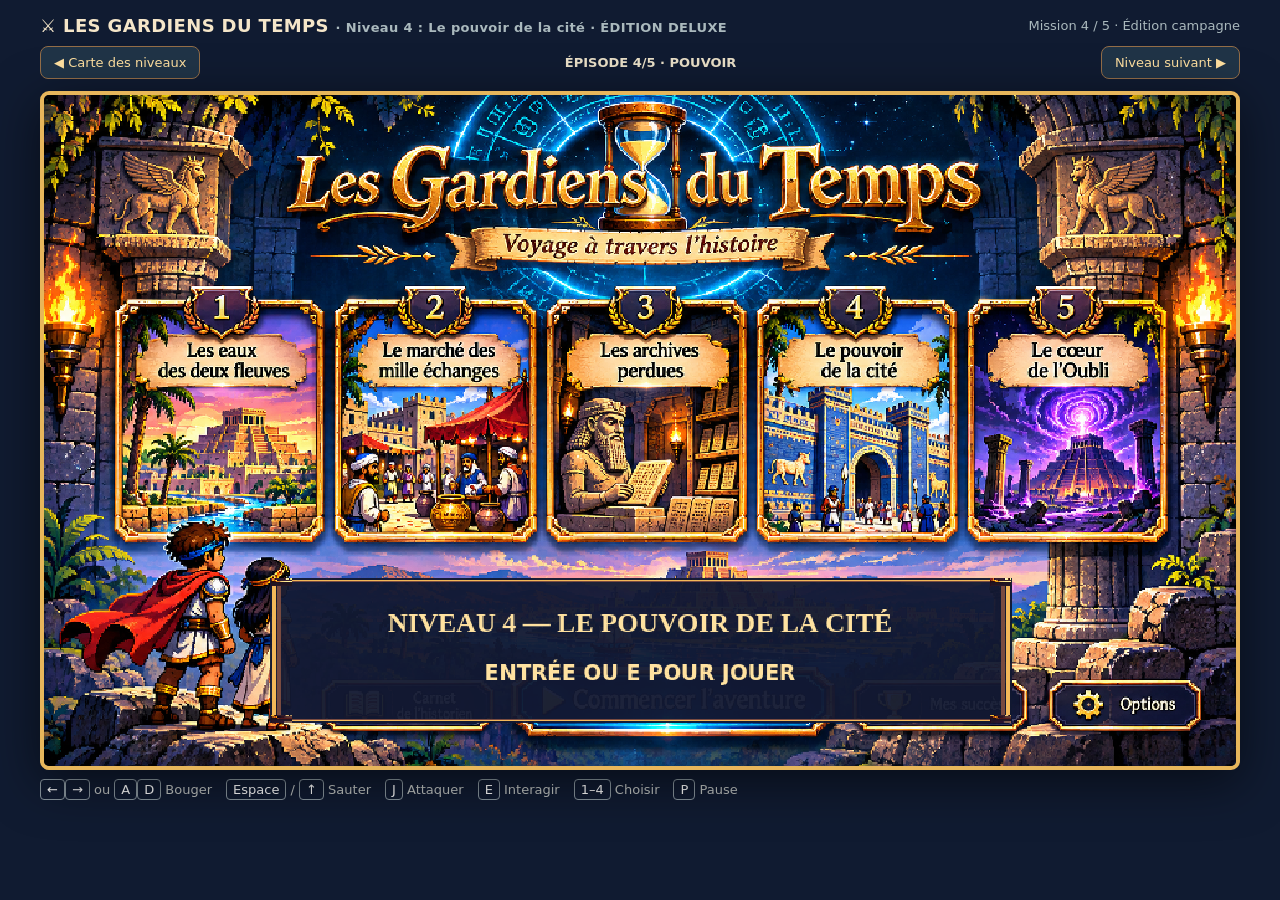
<file: niveau_4.html>
<!doctype html><html lang="fr"><head><meta charset="utf-8"><meta name="viewport" content="width=device-width, initial-scale=1"><title>Les Gardiens du Temps — Le pouvoir de la cité</title><style>
:root{color-scheme:dark}*{box-sizing:border-box}html,body{margin:0;min-height:100%;background:#101b31;color:#f5e6c9;font:16px system-ui,Segoe UI,sans-serif}body{display:flex;align-items:center;justify-content:center;padding:15px}.shell{width:min(1200px,100%)}header{display:flex;justify-content:space-between;gap:12px;align-items:center;margin-bottom:10px;flex-wrap:wrap}header strong{font-size:18px;letter-spacing:.02em}header span{font-size:13px;color:#aab9bd} .frame{position:relative;border:4px solid #e7b65b;box-shadow:0 12px 50px #0008;border-radius:9px;overflow:hidden;background:#24374a}canvas{display:block;width:100%;height:auto;image-rendering:pixelated;touch-action:none}.help{margin:12px 0;color:#c1c5c3;display:flex;gap:14px;flex-wrap:wrap;font-size:13px}.kbd{border:1px solid #89969e;padding:2px 6px;border-radius:4px;color:#fff}.touch{display:none;justify-content:space-between;gap:20px;margin-top:14px;touch-action:none}.touch .cluster{display:flex;gap:7px}.touch button{border:1px solid #9d855e;background:#283f59;color:white;border-radius:12px;min-width:55px;min-height:55px;font-size:20px;touch-action:none;user-select:none}.touch button:active{background:#4d7795}.frame:focus-within{outline:2px solid #e9c37d}button{cursor:pointer}@media(pointer:coarse){.touch{display:flex}}@media(max-width:650px){header strong{font-size:15px}.help{font-size:11px}.touch button{min-width:42px;min-height:48px}}
.campaign-nav{display:flex;justify-content:space-between;gap:10px;align-items:center;flex-wrap:wrap;margin-bottom:12px;font-size:13px}.campaign-nav a{color:#ffe0a0;text-decoration:none;border:1px solid #946e48;border-radius:8px;padding:8px 13px;background:#203447}.campaign-nav a:hover{background:#35526b}.campaign-nav strong{color:#e9dfc7}@media(max-width:600px){.campaign-nav{font-size:11px}}
</style></head><body><div class="shell"><header><strong>⚔ LES GARDIENS DU TEMPS <span>· Niveau 4 : Le pouvoir de la cité · ÉDITION DELUXE</span></strong><span>Mission 4 / 5 · Édition campagne</span></header><nav class="campaign-nav"><a href="index.html">◀ Carte des niveaux</a><strong>ÉPISODE 4/5 · POUVOIR</strong><a href="niveau_5.html">Niveau suivant ▶</a></nav><div class="frame"><canvas id="game" width="960" height="540" aria-label="Jeu de plateforme sur la Mésopotamie"></canvas></div><div class="help"><span><span class="kbd">←</span><span class="kbd">→</span> ou <span class="kbd">A</span><span class="kbd">D</span> Bouger</span><span><span class="kbd">Espace</span> / <span class="kbd">↑</span> Sauter</span><span><span class="kbd">J</span> Attaquer</span><span><span class="kbd">E</span> Interagir</span><span><span class="kbd">1–4</span> Choisir</span><span><span class="kbd">P</span> Pause</span></div><div class="touch"><div class="cluster"><button data-key="left">◀</button><button data-key="right">▶</button></div><div class="cluster"><button data-key="attack">⚔</button><button data-key="jump">↑</button><button data-key="interact">E</button></div></div></div><script>
(()=>{'use strict';
const LEVEL={"n": 4, "name": "Le pouvoir de la cité", "short": "Pouvoir", "topic": "Organisation sociale, règles et religion", "boss": "Gardien du pouvoir", "color": "#85d5aa", "biome": "temple", "intro": "Protège les quartiers et découvre comment la cité est organisée.", "ending": "Le pouvoir de la cité est restauré. Il reste à affronter l’Oubli."};

const C=document.getElementById('game'),c=C.getContext('2d'),W=960,H=540; c.imageSmoothingEnabled=false;
const keys={left:false,right:false,jump:false,attack:false,interact:false};let pressed={};const nameMap={ArrowLeft:'left',KeyA:'left',ArrowRight:'right',KeyD:'right',ArrowUp:'jump',KeyW:'jump',Space:'jump',KeyJ:'attack',KeyX:'attack',KeyE:'interact',Enter:'interact'};
window.addEventListener('keydown',e=>{if(nameMap[e.code]){e.preventDefault();if(!keys[nameMap[e.code]])pressed[nameMap[e.code]]=true; keys[nameMap[e.code]]=true;}if(e.code==='Enter'&&!e.repeat&&(state==='title'||state==='dead'||state==='win'||modal?.type==='feedback'))interact();if(e.code==='KeyE'&&!e.repeat&&(state==='title'||state==='dead'||state==='win'||modal?.type==='feedback'))interact();if(e.code==='KeyP'&&!e.repeat)togglePause();if(/^Digit[1234]$/.test(e.code)&&!e.repeat)select(+e.code.slice(-1)-1);if(e.code==='KeyR'&&!e.repeat&&state==='dead')respawn();});window.addEventListener('keyup',e=>{if(nameMap[e.code])keys[nameMap[e.code]]=false});window.addEventListener('blur',()=>{for(const k in keys)keys[k]=false;if(state==='play')state='pause'}); document.querySelectorAll('[data-key]').forEach(b=>{const k=b.dataset.key;b.addEventListener('pointerdown',e=>{e.preventDefault();b.setPointerCapture(e.pointerId);pressed[k]=true;keys[k]=true});for(const ev of ['pointerup','pointercancel','lostpointercapture'])b.addEventListener(ev,()=>keys[k]=false)});

const HD={};
for(const [k,src] of Object.entries({horizon:'assets/background_1.png',hero:'assets/kael_idle_0.png',enemy:'assets/boar.png',boss:'assets/boss_1.png',intro:'assets/menu_illustrated.png'})){const im=new Image();im.src=src;HD[k]=im;}
function sceneryHD(){if(!HD.horizon.complete||!HD.horizon.naturalWidth)return; const offset=mod(cam*.12,1164);c.save();c.globalAlpha=.88;for(let i=-1;i<2;i++)c.drawImage(HD.horizon,Math.round(i*1164-offset),109,1164,269);c.restore();}
function decoVines(){for(let i=0;i<35;i++){let wx=50+i*121,x=wx-cam;if(x<-80||x>W+80)continue;let top=ground-22;const sway=Math.sin(time*2+i)*2;for(let j=0;j<5;j++){let yy=top-j*7;line(x+sway,yy,x+11+sway+(j%2)*3,yy-8,j%2?'#4e8e60':'#7bb56a',3)}if(i%3===0){rect(x+20,ground-24,11,23,'#a66f4e');rect(x+17,ground-29,17,7,'#e2b478');rect(x+22,ground-20,4,8,'#e9c48f')}}}
function spriteHero(){let im=HD.hero;if(!im.complete||!im.naturalWidth){drawHero();return}if(player.inv>0&&Math.floor(time*17)%2===0)return;let moving=Math.abs(player.vx)>30;let idx=player.attackTime>0?6+Math.floor(time*12)%2:moving?Math.floor(player.anim*.75)%6:0;c.save();c.translate(Math.round(player.x-cam+12),Math.round(player.y+22));c.scale(player.facing,1);c.drawImage(im,idx*144,0,144,192,-29,-60,58,80);c.restore();if(player.attackTime>0){c.save();c.globalAlpha=.85;c.strokeStyle='#fff3c2';c.lineWidth=6;c.beginPath();c.arc(player.x-cam+22*player.facing,player.y+21,35,-.9,1.3);c.stroke();c.restore()}}
function spriteEnemies(){let im=HD.enemy;if(!im.complete||!im.naturalWidth){drawEnemies();return}for(const e of enemies){if(!e.active)continue;let x=e.x-cam;if(x<-70||x>W+70)continue;let idx=Math.floor(time*8+e.x/60)%4;c.save();c.translate(Math.round(x+e.w/2),Math.round(e.y+e.h/2));c.scale(e.dir,1);if(e.hit>0)c.globalAlpha=.6;c.drawImage(im,idx*144,0,144,120,-34,-40,68,57);c.restore()}}
function spriteBoss(){let im=HD.boss;if(!im.complete||!im.naturalWidth){drawBoss();return}if(!boss.active||!bossStarted)return;let x=boss.x-cam;if(boss.telegraph>0){c.save();c.globalAlpha=.5+Math.sin(time*18)*.4;rect(x-168,ground-11,420,12,'#f56e55');c.restore();for(let i=0;i<6;i++)text('▲',x-150+i*74,ground-22,18,'#ffecaa','center')}let idx=boss.stunned>0?1:0;c.save();c.shadowBlur=22;c.shadowColor=idx?'#54d9d1':'#f9b068';c.drawImage(im,idx*384,0,384,336,Math.round(x-17),Math.round(boss.y-45+Math.sin(time*4)*3),143,123);c.restore();for(let i=0;i<boss.maxhp;i++)rect(x+i*16,boss.y-20,13,6,i<boss.hp?'#ffe39c':'#594954')}

const rnd=(n)=>{let x=Math.sin(n*234.571+11)*43758.5453;return x-Math.floor(x)},clamp=(a,min,max)=>Math.max(min,Math.min(max,a)),mix=(a,b,t)=>a+(b-a)*t;
const worldW=4200, ground=449;const solids=[{x:-120,y:449,w:870,h:250},{x:828,y:449,w:850,h:250},{x:1757,y:449,w:980,h:250},{x:2842,y:449,w:1560,h:250},
{x:255,y:355,w:148,h:22},{x:518,y:319,w:139,h:22},{x:973,y:365,w:138,h:22},{x:1201,y:319,w:128,h:22},{x:1468,y:363,w:118,h:22},{x:1912,y:351,w:130,h:22},{x:2101,y:301,w:129,h:22},{x:2474,y:366,w:146,h:22},{x:3032,y:351,w:140,h:22},{x:3233,y:303,w:142,h:22},{x:3554,y:357,w:130,h:22}];
const pits=[{x:750,w:78},{x:1678,w:79},{x:2737,w:105}];
const decor={palms:[180,590,1120,1360,2015,2377,3190,3672],buildings:[{x:67,w:200,h:150},{x:455,w:185,h:170},{x:890,w:220,h:153},{x:1190,w:160,h:158},{x:1820,w:208,h:146},{x:2210,w:200,h:160},{x:2950,w:220,h:155},{x:3430,w:206,h:155}],grass:[]};for(let i=0;i<240;i++)decor.grass.push({x:Math.floor(rnd(i+123)*worldW),y:ground-1,s:2+rnd(i+411)*3});
const questions=[{"title": "ORGANISER LA CITÉ", "intro": "La cité doit coordonner le nettoyage des canaux après une crue. Quelle caractéristique d’une civilisation ce besoin illustre-t-il surtout ?", "options": ["L’absence de toute forme d’autorité collective.", "Une organisation sociale et politique capable de coordonner des travaux communs.", "La disparition des métiers spécialisés.", "Le fait que les fleuves empêchent tout établissement permanent."], "answer": 1, "why": "De grands travaux collectifs demandent des décisions, une coordination et des règles; ils illustrent l’organisation d’une société urbaine."}, {"title": "RÔLES DANS LA SOCIÉTÉ", "intro": "Dans une cité mésopotamienne, le scribe tient les registres, l’artisan fabrique des objets et l’agriculteur cultive la terre. Quelle conclusion est la meilleure ?", "options": ["Les personnes exercent des fonctions spécialisées, interdépendantes.", "Tous occupent un poste politique identique.", "L’écriture a supprimé les échanges de biens.", "Seuls les agriculteurs contribuent au fonctionnement de la cité."], "answer": 0, "why": "Les rôles spécialisés sont complémentaires : la production, l’administration et les échanges participent tous au fonctionnement de la cité."}, {"title": "POUVOIR ET RELIGION", "intro": "On découvre une ziggourat et des entrepôts associés à un complexe religieux. Quelle interprétation demeure prudente ?", "options": ["Toute la population travaille uniquement comme prêtre.", "La ziggourat prouve que les cités sont démocratiques.", "La religion peut occuper une place importante dans l’organisation de certaines cités.", "Les temples remplacent tous les espaces commerciaux."], "answer": 2, "why": "Les complexes religieux peuvent jouer un rôle important dans la vie urbaine et économique. Il faut éviter de tirer des conclusions universelles d’un seul vestige."}];
let state='title',modal=null,cam=0,time=0,last=0,shake=0,toast='',toastTimer=0,checkX=62,checkpoint=0,health=5,completed=false,score=0,tries=0,fragmentsGot=0, deaths=0, elapsed=0, finished=false,showHints=true;const fragments=[310,540,1040,1260,1500,1960,2160,2520,3100,3300,3620,4000].map((x,i)=>({x,y:i%3===1?278:i%4===0?316:411,taken:false}));
const player={x:65,y:390,w:24,h:42,vx:0,vy:0,onGround:false,facing:1,coyote:0,buffer:0,attackTime:0,attackCooldown:0,inv:0,anim:0};const gates=[{x:690,y:326,kind:'valve',q:0,done:false},{x:1715,y:326,kind:'ledger',q:1,done:false},{x:2777,y:326,kind:'tablet',q:2,done:false}];
const enemies=[{x:402,y:420,min:360,max:665,hp:2,dir:1,active:true,speed:62},{x:1034,y:420,min:885,max:1560,hp:2,dir:-1,active:true,speed:72},{x:2160,y:420,min:1850,max:2580,hp:3,dir:1,active:true,speed:76},{x:3070,y:420,min:2910,max:3440,hp:2,dir:-1,active:true,speed:66}].map(e=>({...e,w:28,h:27,hit:0}));
const boss={x:3770,y:371,w:105,h:78,hp:10,maxhp:10,active:true,dir:-1,attack:0,stunned:0,inv:0,phase:0,telegraph:0,attackKind:0};let bossStarted=false,winTime=0,particles=[],numbers=[];
const load=()=>{try{const d=JSON.parse(localStorage.getItem('gardiens_temps_L4')||'null');if(d&&Number.isInteger(d.checkpoint)&&d.checkpoint>=0&&d.checkpoint<=3){checkpoint=d.checkpoint;score=d.score||0;elapsed=d.elapsed||0;tries=d.tries||0;deaths=d.deaths||0;gates.forEach((g,i)=>g.done=i<checkpoint);checkX=[65,870,1802,2880][checkpoint]||65;if(Array.isArray(d.fragments)){fragments.forEach((f,i)=>f.taken=!!d.fragments[i]);fragmentsGot=fragments.filter(f=>f.taken).length}}}catch{}};
load();
const save=()=>{try{localStorage.setItem('gardiens_temps_L4',JSON.stringify({checkpoint,score,fragments:fragments.map(f=>f.taken),elapsed,tries,deaths}))}catch{}};
function resetWorld(){health=5;player.x=checkX;player.y=335;player.vx=player.vy=0;player.inv=1.3;state='play';modal=null;toast='Reprise au dernier point de passage';toastTimer=2.5;enemies.forEach(e=>{e.active=true;e.hp=e.x>1800&&e.x<2700?3:2});boss.hp=boss.maxhp;boss.active=true;bossStarted=false;boss.telegraph=0;boss.attack=2.1;boss.stunned=0;}
function respawn(){deaths++;resetWorld()}
function newRun(){checkpoint=0;score=0;fragmentsGot=0;elapsed=0;tries=0;deaths=0;fragments.forEach(f=>f.taken=false);gates.forEach(g=>g.done=false);checkX=65;save();resetWorld();}
function togglePause(){if(state==='play')state='pause';else if(state==='pause')state='play'}
function select(i){if(state==='title'){state='play';resetWorld();return}if(state==='win'){advanceLevel();return}if(!modal||modal.type!=='question'||i<0||i>3)return;tries++;let g=gates[modal.gate],q=questions[g.q];if(i===q.answer){g.done=true;score++;checkpoint=Math.max(checkpoint,modal.gate+1);checkX=[65,870,1802,2880][checkpoint];save();modal={type:'feedback',correct:true,text:q.why};sfx('success');fx(g.x,356,'#ffe398',28);toast='Sceau retrouvé ! +1 connaissance';toastTimer=3;health=Math.min(5,health+1)}else{health=Math.max(1,health-1);modal={type:'feedback',correct:false,text:q.why};shake=8;sfx('error');toast='Une erreur, mais tu peux réessayer';toastTimer=3}save() }
function interact(){if(state==='title'){resetWorld();return}if(state==='win'){advanceLevel();return}if(state==='dead'){respawn();return}if(state==='pause'){state='play';return}if(modal){if(modal.type==='feedback'){modal=null;return}return}for(let i=0;i<gates.length;i++){const g=gates[i];if(!g.done&&Math.abs(player.x-g.x)<86&&Math.abs((player.y+player.h)-ground)<120){modal={type:'question',gate:i};player.vx=0;sfx('open');return}}if(Math.abs(player.x-3800)<150&&boss.active&&!bossStarted&&gates.every(g=>g.done)){bossStarted=true;sfx('boss');toast='Juge des ombres s’éveille !';toastTimer=2.5}}
let audio=null;function sfx(kind){try{audio??=new(window.AudioContext||window.webkitAudioContext)();if(audio.state==='suspended')audio.resume();const notes={jump:[[330,.07],[460,.065]],attack:[[240,.04],[115,.10]],hit:[[130,.16]],success:[[550,.09],[700,.09],[900,.17]],error:[[190,.12],[140,.16]],pickup:[[720,.05],[1000,.11]],open:[[410,.07]],boss:[[110,.18],[95,.18]]}[kind]||[];let at=audio.currentTime;for(const [f,d] of notes){const o=audio.createOscillator(),g=audio.createGain();o.type=kind==='error'||kind==='boss'?'sawtooth':'triangle';o.frequency.value=f;g.gain.setValueAtTime(.07,at);g.gain.exponentialRampToValueAtTime(.001,at+d);o.connect(g);g.connect(audio.destination);o.start(at);o.stop(at+d);at+=d*.78}}catch{}}
function fx(x,y,color,count=12){for(let i=0;i<count;i++)particles.push({x,y,vx:(rnd(i+time*13)-.5)*250,vy:-50-rnd(i+time*7)*190,life:.5+rnd(i+time)*.5,color,s:2+rnd(i+time*4)*4})}
function hitPlayer(from){if(player.inv>0||state!=='play')return;health--;sfx('hit');player.inv=1.1;player.vx=(player.x<from?-1:1)*220;player.vy=-290;shake=10;fx(player.x,player.y+15,'#ffae80');if(health<=0){state='dead';modal=null;save()}}
function attack(){if(player.attackCooldown>0||modal)return;player.attackTime=.18;player.attackCooldown=.3;sfx('attack');let ax=player.x+player.facing*38,ay=player.y+24;for(const e of enemies){if(!e.active||e.hit>0)continue;if(Math.abs(e.x-ax)<52&&Math.abs(e.y+12-ay)<40){e.hp--;e.hit=.3;fx(e.x,e.y+14,'#ecba6f',10);if(e.hp<=0){e.active=false;fx(e.x,e.y,'#ffe5a4',18)}}}if(boss.active&&bossStarted&&Math.abs(boss.x-ax)<105&&Math.abs(boss.y+35-ay)<80&&boss.stunned>0&&boss.inv<=0){boss.hp--;boss.inv=.55;shake=4;fx(boss.x,boss.y+24,'#85e1eb',30);if(boss.hp<=0){boss.active=false;sfx('success');state='win';winTime=0;score+=3;finished=true;try{localStorage.setItem('gardiens_temps_L4_victory',JSON.stringify({elapsed,tries,deaths,fragments:fragmentsGot,score}))}catch{}}} }
const intersects=(a,b)=>a.x<b.x+b.w&&a.x+a.w>b.x&&a.y<b.y+b.h&&a.y+a.h>b.y;
function movePlayer(dt){const accel=player.onGround?2700:1850,drag=player.onGround?2700:900,max=265;let axis=(keys.right?1:0)-(keys.left?1:0);if(axis){player.vx=clamp(player.vx+axis*accel*dt,-max,max);player.facing=axis;}else{let d=Math.min(Math.abs(player.vx),drag*dt);player.vx-=Math.sign(player.vx)*d;} if(pressed.jump)player.buffer=.14;player.buffer=Math.max(0,player.buffer-dt);player.coyote=Math.max(0,player.coyote-dt);if(player.onGround)player.coyote=.11;if(player.buffer>0&&player.coyote>0){player.vy=-570;player.onGround=false;player.coyote=0;player.buffer=0;sfx('jump');fx(player.x,player.y+42,'#e5c18e',4)}if(!keys.jump&&player.vy< -170)player.vy+=1450*dt;player.vy=Math.min(1030,player.vy+1450*dt);player.x+=player.vx*dt;for(const o of solids){if(intersects(player,o)){if(player.vx>0)player.x=o.x-player.w;else if(player.vx<0)player.x=o.x+o.w;player.vx=0}}player.y+=player.vy*dt;player.onGround=false;for(const o of solids){if(intersects(player,o)){if(player.vy>=0){player.y=o.y-player.h;player.onGround=true}else{player.y=o.y+o.h}player.vy=0}}player.x=clamp(player.x,3,worldW-player.w);if(player.y>600){hitPlayer(player.x+50);player.x=checkX;player.y=160;player.vy=0;}if(pressed.attack)attack();if(pressed.interact)interact();player.anim+=dt*(Math.abs(player.vx)>20?Math.abs(player.vx)/20:1);player.attackTime=Math.max(0,player.attackTime-dt);player.attackCooldown=Math.max(0,player.attackCooldown-dt);player.inv=Math.max(0,player.inv-dt)}
function update(dt){time+=dt;toastTimer=Math.max(0,toastTimer-dt);shake=Math.max(0,shake-25*dt);particles=particles.filter(p=>{p.x+=p.vx*dt;p.y+=p.vy*dt;p.vy+=500*dt;p.life-=dt;return p.life>0});if(state==='win'){winTime+=dt;if(winTime>=5.2)advanceLevel();return}if(state!=='play'||modal)return;elapsed+=dt;movePlayer(dt);for(const f of fragments){if(!f.taken&&Math.abs(player.x+12-f.x)<25&&Math.abs(player.y+23-f.y)<37){f.taken=true;fragmentsGot++;sfx('pickup');fx(f.x,f.y,'#fbd589',13);toast='Fragment de tablette : '+fragmentsGot+'/12';toastTimer=1.7;if(fragmentsGot%4===0){health=Math.min(5,health+1);toast='4 fragments : un cœur restauré !';toastTimer=2.3}save()}}for(const e of enemies){if(!e.active)continue;e.hit=Math.max(0,e.hit-dt);e.x+=e.dir*e.speed*dt;if(e.x<e.min||e.x>e.max){e.x=clamp(e.x,e.min,e.max);e.dir*=-1}if(intersects(player,e))hitPlayer(e.x)}if(gates.some(g=>!g.done&&player.x>g.x+155)){player.x=Math.min(player.x,gates.find(g=>!g.done).x+155);player.vx=0}if(player.x>3490&&gates.every(g=>g.done)){bossStarted=true;toast='Juge des ombres bloque la sortie !';toastTimer=2.2;}
if(bossStarted&&boss.active){boss.attack-=dt;boss.stunned=Math.max(0,boss.stunned-dt);boss.inv=Math.max(0,boss.inv-dt);boss.phase+=dt;if(boss.telegraph>0){const before=boss.telegraph;boss.telegraph-=dt;if(before>0&&boss.telegraph<=0){shake=7;fx(boss.x+40,ground-15,'#ebbf87',24);if(Math.abs((player.x+12)-(boss.x+45))<230&&player.onGround)hitPlayer(boss.x+40);boss.stunned=1.8;toast='Le Gardien est étourdi : frappe son cœur !';toastTimer=1.65;sfx('open')}}else if(boss.stunned<=0&&boss.attack<=0){boss.telegraph=1.05;boss.attack=3.35;toast='Attaque au sol ! Saute pour esquiver.';toastTimer=1.1;sfx('boss')}}
cam=mix(cam,clamp(player.x-355,0,worldW-W),Math.min(1,dt*6));}
function rect(x,y,w,h,color){c.fillStyle=color;c.fillRect(Math.floor(x),Math.floor(y),Math.ceil(w),Math.ceil(h))}
function line(x,y,X,Y,col,width=2){c.strokeStyle=col;c.lineWidth=width;c.beginPath();c.moveTo(x,y);c.lineTo(X,Y);c.stroke()}
function text(s,x,y,size=18,color='#fff1cf',align='left',weight='bold'){c.fillStyle=color;c.font=`${weight} ${size}px system-ui`;c.textAlign=align;c.fillText(s,x,y)}
function rounded(x,y,w,h,r,col){c.fillStyle=col;c.beginPath();c.roundRect(x,y,w,h,r);c.fill()}
function drawSky(){const grad=c.createLinearGradient(0,0,0,450);grad.addColorStop(0,'#244d76');grad.addColorStop(.50,'#a26973');grad.addColorStop(1,'#edb576');c.fillStyle=grad;c.fillRect(0,0,W,H);rect(0,340,W,180,'#d6a477');c.fillStyle='#ffdc9a';c.beginPath();c.arc(786-cam*.02,105,46,0,Math.PI*2);c.fill();c.fillStyle='#eac39422';c.beginPath();c.arc(786-cam*.02,105,73,0,Math.PI*2);c.fill();for(let i=0;i<8;i++){let x=mod(i*220-cam*.12,W+270)-100;rect(x,258+(i%3)*12,120,80,'#95717a');rect(x+12,239+(i%2)*8,75,24,'#95717a')} // distant ziggurats
for(let i=0;i<6;i++){const x=mod(i*380-cam*.22,W+540)-120, y=304+i%2*10;rect(x,y,210,130,'#b98b7b');rect(x+22,y-19,168,24,'#b98b7b');rect(x+51,y-41,110,25,'#b98b7b');rect(x+77,y-63,61,25,'#b98b7b')}
for(let i=0;i<8;i++){const x=mod(i*195-cam*.36,W+400)-90;rect(x,374,115,65,'#c39677');rect(x+13,355,86,24,'#c39677')}}
function mod(a,b){return ((a%b)+b)%b}
function drawBrickBuilding(b){let x=b.x-cam,y=ground-b.h;if(x>W+50||x+b.w< -50)return;rect(x+5,y+11,b.w,b.h,'#ad714d');rect(x,y+18,b.w-10,b.h-18,'#d3a16b');for(let row=0;row<Math.floor(b.h/16);row++){let yy=y+25+row*15;line(x+5,yy,x+b.w-15,yy,'#b78657',1);for(let col=0;col<b.w/29;col++){let xx=x+8+col*29+(row%2)*13;line(xx,yy-14,xx,yy,'#b78657',1)}}rect(x-6,y+10,b.w+8,14,'#e7be85');rect(x+5,y,b.w-12,15,'#98654a');rect(x+b.w*.40,y+b.h-57,45,57,'#644e49');rect(x+b.w*.40+7,y+b.h-50,31,50,'#876149');for(let j=0;j<2;j++){rect(x+22+j*(b.w-68),y+57,21,32,'#564e4d');rect(x+26+j*(b.w-68),y+57,13,30,'#a8b3a1')}}
function drawPalm(wx){let x=wx-cam;if(x< -100||x>W+100)return;let y=ground-115;rect(x-7,y+28,15,103,'#704b39');for(let i=0;i<7;i++)rect(x-6+i%2*2,y+35+i*13,14,4,'#a16e40');for(let i=-4;i<=4;i++){let xx=x+i*16;line(x,y+28,xx,y+22+Math.abs(i)*13,'#496344',10);line(x,y+28,xx,y+22+Math.abs(i)*13,'#72916a',5)}rect(x-7,y+17,16,17,'#b37b4a')}
function drawAtmosphere(){
// Clouds and birds, running at independent parallax speeds.
for(let i=0;i<9;i++){let x=mod(i*213-cam*.10-time*(3+i%3),W+330)-130,y=58+(i%4)*35;rect(x,y,90,8,'#f8d8b23d');rect(x+16,y-9,55,9,'#fff0ce45');rect(x+33,y-17,34,8,'#fff0ce30')}
for(let i=0;i<7;i++){let x=mod(i*188+time*22-cam*.19,W+250)-60,y=85+i%3*19;line(x,y,x+9,y+4,'#4b5e6f',2);line(x+9,y+4,x+18,y,'#4b5e6f',2)}
}
function drawCanals(){
// Canal channels in the foreground; the first seal visibly restores the flow.
for(let k=0;k<3;k++){const xx=[360,1450,2900][k]-cam;if(xx>-230&&xx<W+230){rect(xx,482,220,58,'#805a4c');rect(xx+5,487,210,53,k===0&&gates[0].done?'#377f91':'#5b6370');for(let j=0;j<8;j++){let x=xx+12+j*27+Math.sin(time*2+j)*5;line(x,498+9*Math.sin(time*2+j),x+13,498+9*Math.sin(time*2+j),gates[0].done?'#a5e4d0':'#9c9a90',2)}}}
}

function drawWorldDetails(){
// Reusable handcrafted 16-bit set dressing: pottery, reeds, date clusters, arches, water wheels.
for(let i=0;i<20;i++){
 let wx=80+i*214+Math.floor(rnd(i+53)*50), x=wx-cam;
 if(x<-60||x>W+60||pits.some(p=>wx>p.x-20&&wx<p.x+p.w+20))continue;
 let groundY=ground, sway=Math.sin(time*2+i)*2;
 for(let j=0;j<4;j++){line(x+j*5,groundY,x+j*5+sway+(j-2)*2,groundY-14-(j%2)*7,'#698b5b',2);rect(x+j*5-1,groundY-22-(j%2)*6,3,9,'#a3a767')}
 if(i%3===0){rect(x+30,groundY-17,14,17,'#ae7754');rect(x+28,groundY-20,18,5,'#e5ba81');rect(x+32,groundY-14,6,7,'#d89d6a')}
}
for(let i=0;i<decor.palms.length;i++){let x=decor.palms[i]-cam,y=ground-115;if(x>-90&&x<W+90){for(let j=0;j<4;j++){rect(x-15+j*7,y+37+(j%2)*4,5,8,'#d0a05d');rect(x-14+j*7,y+36+(j%2)*4,3,3,'#efd08b')}}}
}
function drawZiggurat(){let x=3740-cam;if(x<-580||x>W+120)return;
 rect(x-250,258,520,190,'#986e63');rect(x-218,231,456,25,'#d2a079');rect(x-177,202,373,29,'#aa8072');rect(x-128,167,277,35,'#cf9a78');rect(x-81,129,184,38,'#9c766b');rect(x-43,108,105,21,'#e5b586');
 for(let i=0;i<17;i++){let xx=x-240+i*30;line(xx,258,xx+17,258,'#edc18b',2);line(xx,440,xx+12,440,'#6c514c',2)}
 rect(x-15,272,36,177,'#654e58');rect(x-21,271,48,12,'#e8bd83');rect(x-11,285,28,164,'#4a424d');
 for(let i=0;i<9;i++){rect(x-220+i*50,240,26,8,'#8b695b')}
}

function drawForeground(){for(let i=0;i<30;i++){let wx=i*143+72,x=wx-cam;if(x< -50||x>W+50)continue;if(pits.some(p=>wx>p.x-10&&wx<p.x+p.w+10))continue;rect(x,ground-7,3,7,'#557c5c');rect(x+7,ground-9,3,9,'#668d60');if(i%3===0){rect(x+15,ground-13,14,13,'#966747');rect(x+17,ground-17,10,5,'#d9a86b');rect(x+18,ground-22,7,5,'#e4b880')}}
for(let i=0;i<6;i++){let wx=i*690+414,x=wx-cam;if(x< -70||x>W+70)continue;const gy=ground-19;rect(x,gy,25,19,'#a27655');rect(x-4,gy-7,33,9,'#dfb67d');rect(x+4,gy+6,4,6,'#775b48');rect(x+17,gy+6,4,6,'#775b48')}
}
function drawFragments(){for(const f of fragments){if(f.taken)continue;const x=f.x-cam;if(x< -40||x>W+40)continue;const bob=Math.sin(time*3+f.x)*4;c.save();c.translate(x,f.y+bob);c.rotate(Math.sin(time*2+f.x)*.13);c.shadowBlur=13;c.shadowColor='#ffe6a1';rect(-9,-10,18,21,'#f5d79d');rect(-7,-8,14,17,'#b17f5b');rect(-4,-5,2,5,'#f5daa5');rect(1,-3,5,2,'#f5daa5');rect(-3,4,7,2,'#f5daa5');c.restore()}}
function drawGround(){for(const s of solids){const x=s.x-cam;if(x+s.w<0||x>W)continue;rect(x,s.y,s.w,Math.min(s.h,540-s.y),'#ae7853');rect(x,s.y,s.w,14,'#ddbd78');rect(x,s.y+14,s.w,12,'#8e7054');for(let i=0;i<s.w/35;i++){let xx=x+i*35;rect(xx,s.y+32+((i%3)*17),18,5,'#c59067');rect(xx+13,s.y+59+(i%2)*15,9,4,'#744f46')} }for(const g of decor.grass){let x=g.x-cam;if(x<0||x>W)continue;if(pits.some(p=>g.x>p.x&&g.x<p.x+p.w))continue;line(x,ground-1,x-3,ground-g.s*3,'#708264',2);line(x,ground-1,x+4,ground-g.s*2,'#729d73',2)}for(const pit of pits){let x=pit.x-cam;rect(x,450,pit.w,90,'#23657b');for(let i=0;i<6;i++){let yy=459+i*14+Math.sin(time*3+i)*2;line(x+6,yy,x+pit.w-4,yy,'#54a6ad',2)}}for(const s of solids.slice(4)){let x=s.x-cam;rect(x,s.y,s.w,10,'#e1b47c');rect(x,s.y+10,s.w,12,'#986b50');for(let i=0;i<s.w;i+=32)rect(x+i,s.y+12,3,8,'#654f45')}}
function drawObjects(){for(const g of gates){let x=g.x-cam;if(x<-100||x>W+100)continue;rect(x-23,ground-84,46,84,'#735c53');rect(x-30,ground-91,60,13,g.done?'#70a394':'#e9bd75');rect(x-4,ground-114,8,39,'#c9b081');rect(x-18,ground-115,36,8,'#ead59c');rect(x-25,ground-60,50,25,'#382f39');rect(x-15,ground-52,30,11,g.done?'#63cdb1':'#e1a164');if(!g.done){text('!',x,ground-132,26,'#ffe08d','center');if(Math.abs(player.x-g.x)<87&&!modal)label('E · Examiner',x,ground-155)}else text('✓',x,ground-128,24,'#b9ebbf','center')}for(let i=0;i<5;i++){let x=1000+i*24-cam;rect(x,429,13,20,'#a17e53');rect(x+3,420,8,9,'#e1c47e')}}
function label(s,x,y){rounded(x-65,y-22,130,30,6,'#142b3eea');text(s,x,y,14,'#fbe8ad','center')}
function drawHero(){let x=player.x-cam,y=player.y;if(player.inv>0&&Math.floor(time*17)%2===0)return;c.save();c.translate(Math.floor(x+12),Math.floor(y+24));c.scale(player.facing,1);const swing=player.onGround&&Math.abs(player.vx)>15?Math.sin(player.anim*2.6)*6:2;rect(-10,-6,8,24,'#38435b');rect(2,-6,8,24,'#38435b');rect(-10+swing/3,17,8,5,'#c9aa7b');rect(2-swing/3,17,8,5,'#c9aa7b');rect(-13,-17,26,23,'#397e86');rect(-15,-18,30,6,'#e1c082');rect(-12,-36,25,21,'#e2b78b');rect(-11,-40,26,7,'#433b40');rect(-14,-28,5,10,'#443840');rect(5,-29,3,3,'#3a302c');rect(10,-17,7,19,'#a9704b');rect(-19,-15,6,22,'#dbb37d');if(player.attackTime>0){c.strokeStyle='#fff2c4';c.lineWidth=7;c.beginPath();c.arc(19,-7,32,-1.2,1.4);c.stroke();c.strokeStyle='#90dfda';c.lineWidth=3;c.stroke()}c.restore()}
function drawEnemies(){for(const e of enemies){if(!e.active)continue;let x=e.x-cam,y=e.y;if(x<-40||x>W+40)continue;c.save();c.translate(x,y);c.scale(e.dir,1);rect(-3,13,27,10,'#473a47');rect(-2,3,30,18,e.hit>0?'#ffdbad':'#675266');rect(3,-6,22,17,'#625168');rect(6,2,5,5,'#efb35d');rect(19,2,5,5,'#efb35d');rect(8,22,7,8,'#43344b');rect(21,22,7,8,'#43344b');c.restore()}}
function drawBoss(){if(!boss.active||!bossStarted)return;let x=boss.x-cam,y=boss.y;if(boss.telegraph>0){rect(x-168,ground-10,420,10,Math.floor(time*15)%2?'#f5b777':'#df6554');for(let i=0;i<6;i++){text('▲',x-150+i*74,ground-18,18,'#ffddad','center')}}c.save();c.translate(x,y);let glow=Math.sin(time*5)*4;c.shadowBlur=20;c.shadowColor=boss.stunned>0?'#81e8e4':'#dd9f6c';rect(0,12+glow,boss.w,boss.h-12,'#6c5b62');rect(8,4+glow,88,24,'#b58b6d');rect(14,28+glow,76,35,boss.stunned>0?'#527d8d':'#8d6a61');rect(27,36+glow,15,10,'#f5ce78');rect(66,36+glow,15,10,'#f5ce78');rect(18,64+glow,25,22,'#514b57');rect(60,64+glow,25,22,'#514b57');for(let i=0;i<boss.maxhp;i++)rect(i*16,0,13,5,i<boss.hp?'#f5cc75':'#594954');c.restore()}
function drawHud(){c.save();c.strokeStyle='#d5a861';c.lineWidth=2;c.strokeRect(17,14,297,80);c.restore();rounded(18,15,294,78,10,'#15283cdd');text('KAËL  •  GARDIEN DU TEMPS',31,38,16,'#f4d69b');for(let i=0;i<5;i++)text(i<health?'♥':'♡',31+i*28,68,23,i<health?'#f07875':'#a99b91');text('Sceaux : '+gates.filter(g=>g.done).length+'/3',176,67,15,'#c6dfca');rounded(323,15,176,48,8,'#172d42cd');text('Tablettes '+fragmentsGot+'/12',338,43,15,'#ffe3a4');rounded(738,16,203,43,9,'#142739d8');text('MÉSOPOTAMIE · v. 2100 av. J.-C.',839,43,12,'#f7dfab','center');if(state==='play'&&!modal){rounded(514,15,205,48,8,'#172d42c9');text('TEMPS '+Math.floor(elapsed/60)+':'+String(Math.floor(elapsed%60)).padStart(2,'0'),529,43,15,'#ddeecf')}if(toastTimer>0){rounded(260,92,440,42,9,'#172b3ce9');text(toast,480,119,16,'#f9e4bc','center')}}
function wrap(s,max){let a=s.split(' '),lines=[],str='';for(const word of a){const t=str?str+' '+word:word;if(c.measureText(t).width>max&&str){lines.push(str);str=word}else str=t}if(str)lines.push(str);return lines}
function modalDraw(){if(!modal)return;rect(0,0,W,H,'#08111dba');rounded(128,79,704,385,17,'#17293c');rounded(139,90,682,365,10,'#24384c');text(modal.type==='question'?questions[gates[modal.gate].q].title:(modal.correct?'ÉPREUVE RÉUSSIE':'UNE OCCASION D’APPRENDRE'),480,147,24,'#f9d998','center');let intro=modal.type==='question'?questions[gates[modal.gate].q].intro:modal.text;c.font='18px system-ui';wrap(intro,610).forEach((l,i)=>text(l,480,182+i*24,17,'#eee2ca','center','normal'));
if(modal.type==='question'){let q=questions[gates[modal.gate].q];q.options.forEach((o,i)=>{const yy=238+i*45;rounded(174,yy,610,40,7,'#365268');rounded(181,yy+5,29,29,5,'#a77c48');text(''+(i+1),196,yy+26,15,'#fff5db','center');c.font='14px system-ui';wrap(o,543).slice(0,2).forEach((ln,j)=>text(ln,219,yy+17+j*16,13,'#fff1d0','left','normal'))});text('Appuie sur 1, 2, 3 ou 4 pour choisir',480,436,14,'#b9cdcb','center')}else{rounded(332,368,296,49,8,'#587d71');text('E / ENTRÉE · Continuer',480,399,16,'#fff5d5','center')}}
// Illustration-only renderer. All visible worlds, characters, terrain and interface artwork are imported PNGs.
const PA={}; const FILES=['ennemi_1','ennemi_2','ennemi_3','ennemi_4','ennemi_5','boss_1','boss_2','boss_3','boss_4','boss_5','background_1','background_2','background_3','background_4','background_5','stone','stone2','stone3','pillar','door','ziggurat','market','palm','foliage','gate','water','waterfall','tablet','pottery','shrine','banner','boar','snake','boss','boss_cast','hero_icon','soldier','hud_illustrated','menu_illustrated','panel_long','panel_button','panel_small'];
for(let lv=1;lv<=5;lv++){if(lv>=2)for(let k=0;k<3;k++)FILES.push('boss_'+lv+'_pose_'+k)}FILES.push('pillar_clean');
for(const mode of ['idle','run','jump','attack','hurt'])for(let i=0;i<({idle:6,run:6,jump:5,attack:5,hurt:5})[mode];i++)FILES.push('kael_'+mode+'_'+i);
for(const name of FILES){const im=new Image();im.src='assets/'+name+'.png';PA[name]=im;}
function pic(name,x,y,w,h){const im=PA[name];if(im&&im.complete&&im.naturalWidth)c.drawImage(im,Math.round(x),Math.round(y),Math.round(w),Math.round(h));}
function terrain(){
 const bg=PA['background_'+LNUM];
 if(bg&&bg.complete&&bg.naturalWidth){
   // Subtle cinematic pan across one coherent illustrated environment.
   const offset=-Math.round((cam/4200)*135);
   c.drawImage(bg,offset,0,1110,540);
 }
 // Canals and ground are separate imported illustrations.
 for(const pit of pits){const x=pit.x-cam;if(x>W+25||x+pit.w<-25)continue;
   for(let j=0;j<pit.w;j+=155)pic('water',x+j,ground+2,Math.min(155,pit.w-j),90);
 }
 const types=[['stone','stone2'],['stone2','stone'],['stone3','stone2'],['stone2','stone3'],['stone3','stone3']][LNUM-1];
 for(const s of solids){const x=s.x-cam;if(x+s.w<0||x>W)continue;
   for(let xx=0;xx<s.w;xx+=61){const w=Math.min(61,s.w-xx);
     pic(types[0],x+xx,s.y,w,Math.min(s.h,76));
     if(s.h>76)pic(types[1],x+xx,s.y+75,w,s.h-75);
   }
 }
 // Fixed decorative staging ensures the same model is not spammed every few steps.
 const themes={
   1:[['palm',140,146,172],['gate',488,160,128],['foliage',1070,96,65],['palm',1560,140,166],['gate',2040,152,119],['palm',2570,138,166],['foliage',3120,105,75]],
   2:[['market',152,192,138],['pottery',570,94,65],['banner',1100,110,110],['market',1540,198,139],['pottery',2200,98,65],['market',2515,190,140],['banner',3135,125,125]],
   3:[['pillar_clean',190,82,158],['door',680,180,141],['pillar_clean',1220,82,156],['tablet',1550,65,65],['door',2180,184,142],['pillar_clean',2720,80,154],['shrine',3300,205,137]],
   4:[['banner',180,110,118],['pillar_clean',615,82,172],['shrine',1150,207,143],['banner',1745,114,130],['pillar_clean',2280,84,180],['door',2650,190,148],['shrine',3210,190,143]],
   5:[['pillar_clean',210,82,174],['stone3',650,145,115],['pillar_clean',1160,84,172],['stone3',1740,146,117],['pillar_clean',2180,85,180],['stone3',2680,146,117],['pillar_clean',3190,88,180]]
 };
 for(const [id,wx,w,h] of themes[LNUM]){const x=wx-cam;if(x<-250||x>W+250)continue;pic(id,x,ground-h,w,h);}
 // Historical focal landmark before each boss.
 // Small landmark on the approach, kept clear of the boss fighting space.
 const landmark={1:['gate',175,125],2:['market',175,127],3:['pillar_clean',77,155],4:['banner',88,115],5:['pillar_clean',80,164]}[LNUM];
 const lx=3430-cam;
 if(lx>-240&&lx<W+170)pic(landmark[0],lx-landmark[1]/2,ground-landmark[2],landmark[1],landmark[2]);
 // Educational action points, collectables and animated enemies.
 for(const g of gates){let x=g.x-cam;if(x<-130||x>W+130)continue;
   pic(g.done?'banner':'gate',x-30,ground-115,65,115);
   if(Math.abs(player.x-g.x)<90&&!modal){pic('panel_button',x-82,ground-156,160,35);
      c.fillStyle='#fff5d4';c.textAlign='center';c.font='bold 15px system-ui';c.fillText('E · Examiner',x,ground-134);}
 }
 for(const f of fragments){if(f.taken)continue;const x=f.x-cam;if(x<-40||x>W+40)continue;
   pic('tablet',x-13,f.y-18+Math.sin(time*4+f.x)*3,27,33);
 }
 for(const e of enemies){if(!e.active)continue;const x=e.x-cam;if(x<-100||x>W+100)continue;
   c.save();if(e.hit>0&&Math.floor(time*19)%2===0)c.globalAlpha=.50;
   if(e.dir<0){c.translate(x+e.w+13,0);c.scale(-1,1);pic('ennemi_'+LNUM,0,e.y-25,e.w+30,e.h+29)}
   else pic('ennemi_'+LNUM,x-8,e.y-25,e.w+30,e.h+29);
   c.restore();
 }
 if(boss.active&&bossStarted){
   const x=boss.x-cam;
   const size=({1:[153,149],2:[158,145],3:[174,156],4:[176,155],5:[190,152]})[LNUM];
   // Imported sprites align by their feet, avoiding the wrong body/crop coordinates from V1.
   const dx=Math.round(x+boss.w/2-size[0]/2),dy=Math.round(ground-size[1]+Math.sin(time*4)*2);
   c.save();if(boss.inv>0&&Math.floor(time*16)%2)c.globalAlpha=.58;
   if(LNUM===1)pic('boss_1',dx,dy,size[0],size[1]);
   else {
      const frame=boss.stunned>0?2:boss.telegraph>0?1:Math.floor(time*3)%2;
      pic('boss_'+LNUM+'_pose_'+frame,dx,dy,size[0],size[1]);
   }
   c.restore();
   if(boss.telegraph>0){
     const tele= LNUM===5?'water':(LNUM===3?'waterfall':'waterfall');
     pic(tele,x-105,ground-24,210,30);
   }
   pic('panel_long',310,68,340,63);
   c.textAlign='center';c.fillStyle='#ffedca';c.font='bold 15px system-ui';
   c.fillText(LEVEL.boss,480,90);
   c.font='bold 22px system-ui';c.fillStyle='#ff8579';
   c.fillText('◆'.repeat(Math.max(0,boss.hp))+'◇'.repeat(Math.max(0,boss.maxhp-boss.hp)),480,118);
 }
 if(!(player.inv>0&&Math.floor(time*17)%2===0)){
   const mode=player.attackTime>0?'attack':!player.onGround?'jump':Math.abs(player.vx)>30?'run':'idle';
   const counts={idle:6,run:6,jump:5,attack:5};
   const frame=Math.floor(time*(mode==='run'?12:mode==='attack'?15:8))%counts[mode];
   c.save();if(player.facing<0){c.translate(Math.round(player.x-cam+player.w),0);c.scale(-1,1);pic('kael_'+mode+'_'+frame,-17,player.y-35,player.w+46,player.h+41)}
   else pic('kael_'+mode+'_'+frame,player.x-cam-17,player.y-35,player.w+46,player.h+41);
   c.restore();
 }
}
function artPanel(x,y,w,h){pic('panel_long',x,y,w,h);}
function illustratedHUD(){
 pic('panel_long',8,5,282,91);pic('hero_icon',19,16,63,63);
 c.fillStyle='#ffeac1';c.textAlign='left';c.font='bold 16px system-ui';c.fillText('KAËL',94,26);
 c.font='bold 24px system-ui';for(let i=0;i<5;i++){c.fillStyle=i<health?'#ff7476':'#5b516b';c.fillText('♥',92+i*32,62);}
 pic('panel_long',327,6,238,62);c.fillStyle='#ffeac1';c.font='bold 17px system-ui';c.fillText('TABLETTES   '+fragmentsGot+' / 12',345,43);
 pic('panel_long',711,6,239,62);c.fillStyle='#ffeac1';c.font='bold 16px system-ui';c.fillText('NIVEAU '+LNUM+' / 5',730,31);c.font='14px system-ui';c.fillText(LEVEL.short,730,52);
}
function parchment(x,y,w,h){pic('panel_long',x,y,w,h);}
function illustratedModal(){
 if(!modal)return;
 parchment(95,69,770,406);c.textAlign='center';c.fillStyle='#ffe2a0';c.font='bold 24px Georgia';
 const q=modal.type==='question'?questions[gates[modal.gate].q]:null;
 c.fillText(q?q.title:(modal.correct?'ÉPREUVE RÉUSSIE':'APPRENDS DE CETTE TENTATIVE'),480,116);
 c.font='17px system-ui';c.fillStyle='#fbe8c3';
 wrap(q?q.intro:modal.text,670).slice(0,3).forEach((t,i)=>c.fillText(t,480,151+i*23));
 if(q){
  q.options.forEach((o,i)=>{
   parchment(144,223+i*54,673,49);c.textAlign='left';c.fillStyle='#ffdc88';c.font='bold 19px system-ui';c.fillText(String(i+1),164,251+i*54);
   c.fillStyle='#fff0ce';c.font='15px system-ui';wrap(o,610).slice(0,2).forEach((t,j)=>c.fillText(t,198,244+i*54+j*16));
  });
 } else {
  c.fillStyle='#fce3a5';c.font='bold 19px system-ui';c.fillText('E ou Entrée · Continuer',480,421);
 }
}
function screen(){
 c.clearRect(0,0,W,H);terrain();illustratedHUD();
 if(state==='title'){pic('menu_illustrated',0,0,W,H);parchment(182,389,598,116);c.textAlign='center';c.fillStyle='#ffe2a0';c.font='bold 22px Georgia';c.fillText('NIVEAU '+LNUM+' — '+LEVEL.name.toUpperCase(),480,432);c.font='bold 17px system-ui';c.fillText('ENTRÉE OU E POUR JOUER',480,471);}
 if(state==='pause'||state==='dead'||state==='win'){
  parchment(143,114,674,319);c.textAlign='center';c.fillStyle='#ffe4a3';c.font='bold 34px Georgia';
  c.fillText(state==='pause'?'PAUSE':state==='dead'?'LE TEMPS S’EST FIGÉ':'GARDIEN VAINCU !',480,215);
  c.font='18px system-ui';c.fillStyle='#fff1d6';
  c.fillText(state==='pause'?'P pour reprendre':state==='dead'?'R ou E : reprendre au checkpoint':'NIVEAU '+LNUM+' TERMINÉ · '+fragmentsGot+'/12 fragments',480,281);
  if(state==='win')c.fillText(LNUM===5?'Fin de la campagne dans '+Math.ceil(Math.max(0,5.2-winTime))+' s':'Niveau suivant dans '+Math.ceil(Math.max(0,5.2-winTime))+' s · Entrée pour continuer',480,343);
 }
 illustratedModal();
}
function loop(t){const dt=Math.min(.025,(t-last)/1000||.016);last=t;try{update(dt);screen()}catch(e){console.error(e)}pressed={};requestAnimationFrame(loop)}
C.addEventListener('pointerdown',e=>{let box=C.getBoundingClientRect(),x=(e.clientX-box.left)*W/box.width,y=(e.clientY-box.top)*H/box.height;if(state==='title'||state==='dead'||state==='win'){interact();return}if(modal?.type==='feedback'){interact();return}if(modal?.type==='question'){if(y>238&&y<418)select(Math.floor((y-238)/45));return}if(state==='pause'){togglePause()}});

// Four additional historically themed chapters with an unchanged responsive game engine.
const LNUM=LEVEL.n, THEME=LEVEL.biome, tint=LEVEL.color;
const baseSky=drawSky,baseWorld=drawWorldDetails,baseCanals=drawCanals,baseZig=drawZiggurat,baseHud=drawHud;
drawSky=function(){baseSky()};
function themedProps(){
 if(LNUM===1)return;
 for(let i=0;i<12;i++){
   let wx=165+i*314,xx=wx-cam;if(xx<-190||xx>W+190)continue;
   if(THEME==='market'){
     rect(xx-38,ground-94,112,11,'#73513f');rect(xx-34,ground-85,7,86,'#5d4440');rect(xx+61,ground-85,7,86,'#5d4440');
     c.fillStyle=i%2?'#c45e53':'#d9b45e';c.beginPath();c.moveTo(xx-45,ground-91);c.lineTo(xx-25,ground-132);c.lineTo(xx+55,ground-132);c.lineTo(xx+82,ground-91);c.fill();
     for(let k=0;k<5;k++){rect(xx-25+k*16,ground-63,13,18,k%2?'#a56745':'#d5a36f');rect(xx-24+k*16,ground-66,14,5,'#e1c17b')}
     rect(xx-23,ground-41,65,11,'#826049');
   } else if(THEME==='archives'){
     rect(xx-28,ground-152,112,151,'#6f5664');rect(xx-20,ground-145,97,137,'#b19481');
     for(let row=0;row<3;row++){rect(xx-8,ground-123+row*42,73,7,'#684e4d');for(let col=0;col<4;col++){rect(xx-3+col*18,ground-145+row*42,14,21,'#c69c72');rect(xx+col*18,ground-138+row*42,7,4,'#775c55')}}
     rect(xx+36,ground-183,9,33,'#5c4749');rect(xx+28,ground-193+Math.sin(time*5+i)*3,26,20,'#efb971');
   } else if(THEME==='temple'){
     rect(xx-34,ground-192,114,190,'#b79c81');rect(xx-44,ground-203,132,13,'#e1c79e');
     for(let k=0;k<3;k++){rect(xx-23+k*38,ground-188,23,176,'#e2cfa5');rect(xx-27+k*38,ground-194,31,10,'#ad8064')}
     rect(xx-44,ground-10,132,12,'#916d5c');
   } else if(THEME==='void'){
     rect(xx-16,ground-154,46,154,'#403553');rect(xx-34,ground-160,82,11,'#85627d');rect(xx-22,ground-172,58,12,'#66516f');
     c.save();c.shadowColor='#cc79d7';c.shadowBlur=18;rect(xx-4,ground-136,21,63,'#a263b4');c.restore();
     for(let k=0;k<4;k++){let sx=xx+Math.sin(time*.9+k+i)*45,sy=ground-198+k*36;rect(sx,sy,5,5,'#e0a1d3')}
   }
 }
}
drawWorldDetails=function(){baseWorld();themedProps()};
drawZiggurat=function(){baseZig();if(LNUM===5){let xx=3740-cam;if(xx>-350&&xx<W+200){c.save();c.shadowColor='#d176e9';c.shadowBlur=35;rect(xx-43,155,105,100,'#734b88');rect(xx-29,174,75,62,'#d39dd7');c.restore()}}};
drawCanals=function(){if(LNUM===1){baseCanals();return}for(let k=0;k<3;k++){const xx=[360,1450,2900][k]-cam;if(xx>-230&&xx<W+230){let col=({market:'#bc8d56',archives:'#625878',temple:'#6c9a84',void:'#70426e'})[THEME];rect(xx,482,220,58,'#4c3b40');rect(xx+5,487,210,53,col);for(let j=0;j<8;j++)line(xx+12+j*27,499+Math.sin(time*2+j)*6,xx+25+j*27,499+Math.sin(time*2+j)*6,tint,2)}}};
drawHud=function(){baseHud();rounded(738,63,205,29,6,'#111d33e0');text('NIVEAU '+LNUM+' · '+LEVEL.short.toUpperCase(),842,84,13,tint,'center')};
const originalUpdate=update;let victoryRegistered=false;
update=function(dt){originalUpdate(dt);if(state==='win'&&!victoryRegistered){victoryRegistered=true;try{let p=JSON.parse(localStorage.getItem('gardiens_campagne')||'{}');p['level'+LNUM]={done:true,score,fragments:fragmentsGot,time:Math.round(elapsed),deaths};localStorage.setItem('gardiens_campagne',JSON.stringify(p))}catch{}}};
// A chapter-specific beginning that does not interrupt control responsiveness.
const originalReset=resetWorld;
resetWorld=function(){originalReset();toast=LEVEL.intro;toastTimer=4;};


// Transition continue entre les cinq époques. Un garde évite les doubles navigations.
const NEXT_TITLE=({1:'Le marché des mille échanges',2:'Les archives perdues',3:'Le pouvoir de la cité',4:'Le cœur de l’Oubli'})[LNUM]||'Fin de l’aventure';
let transitionStarted=false;
function advanceLevel(){
 if(transitionStarted)return;
 transitionStarted=true;
 try{let progress=JSON.parse(localStorage.getItem('gardiens_campagne')||'{}');progress['level'+LNUM]={done:true,score,fragments:fragmentsGot,time:Math.round(elapsed),deaths};localStorage.setItem('gardiens_campagne',JSON.stringify(progress));}catch(e){}
 window.location.assign(LNUM<5?'niveau_'+(LNUM+1)+'.html':'index.html?termine=1');
}
// Enrichissement graphique commun : bandeaux bleus et or, façades texturées,
// lumière chaude, silhouettes et profondeur, sans changer les collisions.
function epicDecor(){
 const schemes={market:'#b74240',archives:'#3b6092',temple:'#255b91',void:'#554580',river:'#235e98'};
 const accent=schemes[THEME]||'#235e98';
 for(let i=0;i<10;i++){
  let worldX=195+i*414,xx=Math.round(worldX-cam);
  if(xx<-130||xx>W+130)continue;
  if(THEME==='market'){
   // Auvents rayés, paniers et échoppes à profondeur SNES.
   rect(xx-55,ground-82,123,6,'#633d33');
   for(let k=0;k<9;k++)rect(xx-50+k*13,ground-110,13,28,k%2?'#b94d3d':'#e7b85e');
   rect(xx-49,ground-115,115,7,'#f5ce82');
   rect(xx-39,ground-58,78,9,'#744f43');
   for(let k=0;k<5;k++){rect(xx-33+k*15,ground-56,11,14,k%2?'#bd8659':'#dba66e');rect(xx-30+k*15,ground-63,7,5,'#f3d39a')}
  } else if(THEME==='archives'){
   rect(xx-47,ground-145,116,135,'#765956');rect(xx-38,ground-135,98,121,'#c39d71');
   for(let r=0;r<5;r++){rect(xx-29,ground-121+r*22,79,6,'#694c49');for(let j=0;j<5;j++){rect(xx-25+j*15,ground-140+r*22,10,18,'#d7ae77');rect(xx-21+j*15,ground-133+r*22,5,3,'#805b43')}}
   rect(xx-52,ground-151,125,12,'#f0c37e');
  } else if(THEME==='temple'||THEME==='void'){
   rect(xx-40,ground-175,118,160,THEME==='temple'?'#cfa16b':'#4f4c70');
   for(let k=0;k<3;k++){rect(xx-28+k*37,ground-167,24,152,THEME==='temple'?'#f3d6a0':'#79709d');rect(xx-32+k*37,ground-178,32,13,THEME==='temple'?'#b67d55':'#8c6f9d')}
   rect(xx-46,ground-184,130,13,'#e9bd80');
   c.save();c.shadowBlur=THEME==='void'?16:7;c.shadowColor=THEME==='void'?'#8cd8ff':'#f4b862';rect(xx+14,ground-145,7,33,THEME==='void'?'#6fdfff':'#f9c067');c.restore();
  }
  // Étendards communs à la campagne, couleur adaptée au quartier.
  if(THEME!=='market'){
   rect(xx+80,ground-184,5,108,'#704537');rect(xx+84,ground-181,39,66,accent);
   for(let k=0;k<3;k++)rect(xx+90+k*10,ground-174,5,5,'#e8ba60');
   rect(xx+85,ground-118,37,6,'#d5a85c');
  }
 }
}
const epicOldWorld=drawWorldDetails;
drawWorldDetails=function(){epicOldWorld();epicDecor();};
const epicOldHud=drawHud;
drawHud=function(){epicOldHud();c.save();c.strokeStyle='#f1c474';c.lineWidth=2;c.strokeRect(320,10,403,52);rounded(328,17,387,40,7,'#172943e9');text('LES GARDIENS DU TEMPS  •  '+LNUM+'/5',522,42,17,'#ffe5a3','center');c.restore();};

requestAnimationFrame(loop);
})();
</script></body></html>
</file>
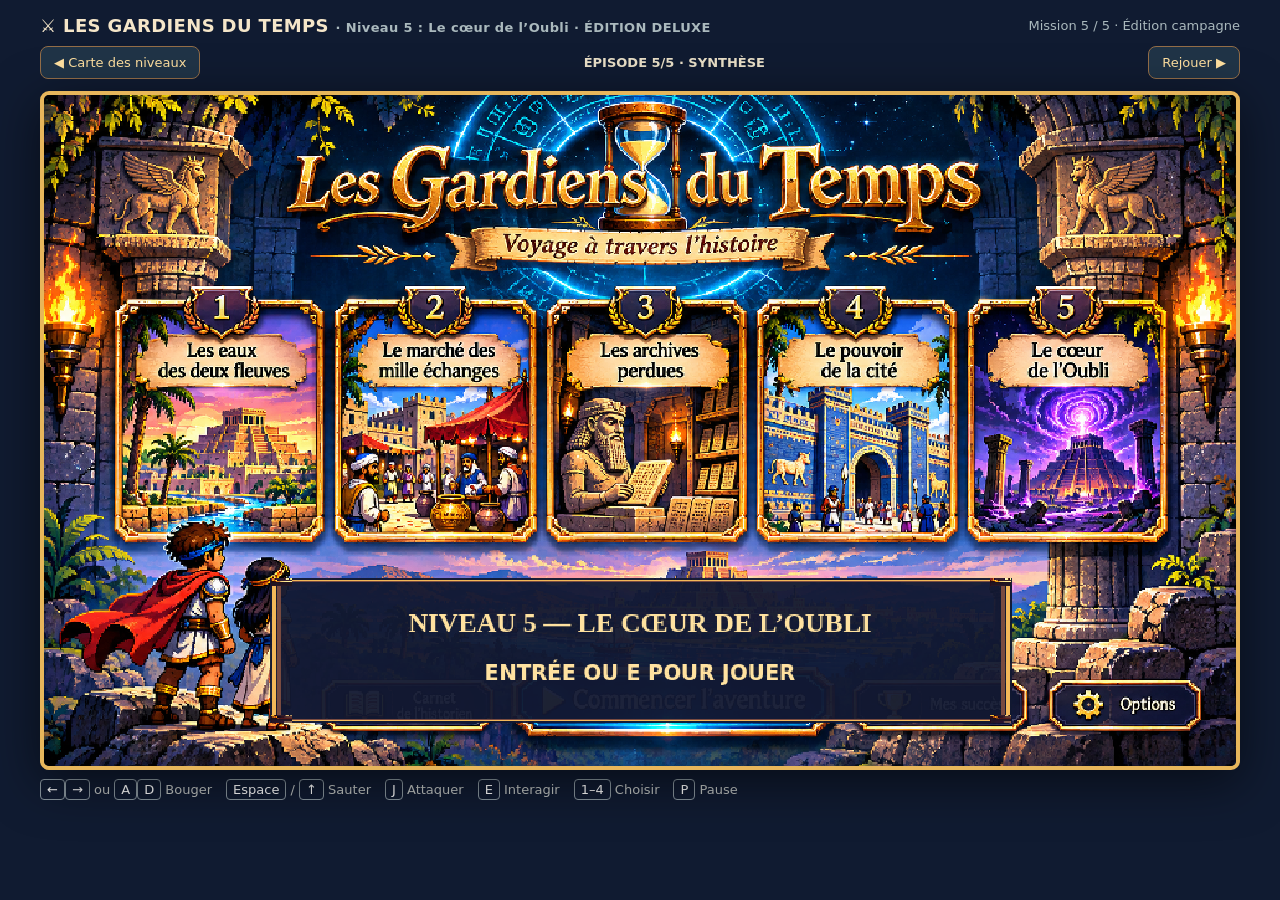
<file: niveau_5.html>
<!doctype html><html lang="fr"><head><meta charset="utf-8"><meta name="viewport" content="width=device-width, initial-scale=1"><title>Les Gardiens du Temps — Le cœur de l’Oubli</title><style>
:root{color-scheme:dark}*{box-sizing:border-box}html,body{margin:0;min-height:100%;background:#101b31;color:#f5e6c9;font:16px system-ui,Segoe UI,sans-serif}body{display:flex;align-items:center;justify-content:center;padding:15px}.shell{width:min(1200px,100%)}header{display:flex;justify-content:space-between;gap:12px;align-items:center;margin-bottom:10px;flex-wrap:wrap}header strong{font-size:18px;letter-spacing:.02em}header span{font-size:13px;color:#aab9bd} .frame{position:relative;border:4px solid #e7b65b;box-shadow:0 12px 50px #0008;border-radius:9px;overflow:hidden;background:#24374a}canvas{display:block;width:100%;height:auto;image-rendering:pixelated;touch-action:none}.help{margin:12px 0;color:#c1c5c3;display:flex;gap:14px;flex-wrap:wrap;font-size:13px}.kbd{border:1px solid #89969e;padding:2px 6px;border-radius:4px;color:#fff}.touch{display:none;justify-content:space-between;gap:20px;margin-top:14px;touch-action:none}.touch .cluster{display:flex;gap:7px}.touch button{border:1px solid #9d855e;background:#283f59;color:white;border-radius:12px;min-width:55px;min-height:55px;font-size:20px;touch-action:none;user-select:none}.touch button:active{background:#4d7795}.frame:focus-within{outline:2px solid #e9c37d}button{cursor:pointer}@media(pointer:coarse){.touch{display:flex}}@media(max-width:650px){header strong{font-size:15px}.help{font-size:11px}.touch button{min-width:42px;min-height:48px}}
.campaign-nav{display:flex;justify-content:space-between;gap:10px;align-items:center;flex-wrap:wrap;margin-bottom:12px;font-size:13px}.campaign-nav a{color:#ffe0a0;text-decoration:none;border:1px solid #946e48;border-radius:8px;padding:8px 13px;background:#203447}.campaign-nav a:hover{background:#35526b}.campaign-nav strong{color:#e9dfc7}@media(max-width:600px){.campaign-nav{font-size:11px}}
</style></head><body><div class="shell"><header><strong>⚔ LES GARDIENS DU TEMPS <span>· Niveau 5 : Le cœur de l’Oubli · ÉDITION DELUXE</span></strong><span>Mission 5 / 5 · Édition campagne</span></header><nav class="campaign-nav"><a href="index.html">◀ Carte des niveaux</a><strong>ÉPISODE 5/5 · SYNTHÈSE</strong><a href="niveau_5.html">Rejouer ▶</a></nav><div class="frame"><canvas id="game" width="960" height="540" aria-label="Jeu de plateforme sur la Mésopotamie"></canvas></div><div class="help"><span><span class="kbd">←</span><span class="kbd">→</span> ou <span class="kbd">A</span><span class="kbd">D</span> Bouger</span><span><span class="kbd">Espace</span> / <span class="kbd">↑</span> Sauter</span><span><span class="kbd">J</span> Attaquer</span><span><span class="kbd">E</span> Interagir</span><span><span class="kbd">1–4</span> Choisir</span><span><span class="kbd">P</span> Pause</span></div><div class="touch"><div class="cluster"><button data-key="left">◀</button><button data-key="right">▶</button></div><div class="cluster"><button data-key="attack">⚔</button><button data-key="jump">↑</button><button data-key="interact">E</button></div></div></div><script>
(()=>{'use strict';
const LEVEL={"n": 5, "name": "Le cœur de l’Oubli", "short": "Synthèse", "topic": "Synthèse : liens entre les caractéristiques des civilisations", "boss": "L’Archivore", "color": "#ec8998", "biome": "void", "intro": "Rassemble les quatre savoirs pour restaurer la mémoire de la cité.", "ending": "La cité des souvenirs effacés est sauvée ! Tu as restauré les quatre piliers."};

const C=document.getElementById('game'),c=C.getContext('2d'),W=960,H=540; c.imageSmoothingEnabled=false;
const keys={left:false,right:false,jump:false,attack:false,interact:false};let pressed={};const nameMap={ArrowLeft:'left',KeyA:'left',ArrowRight:'right',KeyD:'right',ArrowUp:'jump',KeyW:'jump',Space:'jump',KeyJ:'attack',KeyX:'attack',KeyE:'interact',Enter:'interact'};
window.addEventListener('keydown',e=>{if(nameMap[e.code]){e.preventDefault();if(!keys[nameMap[e.code]])pressed[nameMap[e.code]]=true; keys[nameMap[e.code]]=true;}if(e.code==='Enter'&&!e.repeat&&(state==='title'||state==='dead'||state==='win'||modal?.type==='feedback'))interact();if(e.code==='KeyE'&&!e.repeat&&(state==='title'||state==='dead'||state==='win'||modal?.type==='feedback'))interact();if(e.code==='KeyP'&&!e.repeat)togglePause();if(/^Digit[1234]$/.test(e.code)&&!e.repeat)select(+e.code.slice(-1)-1);if(e.code==='KeyR'&&!e.repeat&&state==='dead')respawn();});window.addEventListener('keyup',e=>{if(nameMap[e.code])keys[nameMap[e.code]]=false});window.addEventListener('blur',()=>{for(const k in keys)keys[k]=false;if(state==='play')state='pause'}); document.querySelectorAll('[data-key]').forEach(b=>{const k=b.dataset.key;b.addEventListener('pointerdown',e=>{e.preventDefault();b.setPointerCapture(e.pointerId);pressed[k]=true;keys[k]=true});for(const ev of ['pointerup','pointercancel','lostpointercapture'])b.addEventListener(ev,()=>keys[k]=false)});

const HD={};
for(const [k,src] of Object.entries({horizon:'assets/background_1.png',hero:'assets/kael_idle_0.png',enemy:'assets/boar.png',boss:'assets/boss_1.png',intro:'assets/menu_illustrated.png'})){const im=new Image();im.src=src;HD[k]=im;}
function sceneryHD(){if(!HD.horizon.complete||!HD.horizon.naturalWidth)return; const offset=mod(cam*.12,1164);c.save();c.globalAlpha=.88;for(let i=-1;i<2;i++)c.drawImage(HD.horizon,Math.round(i*1164-offset),109,1164,269);c.restore();}
function decoVines(){for(let i=0;i<35;i++){let wx=50+i*121,x=wx-cam;if(x<-80||x>W+80)continue;let top=ground-22;const sway=Math.sin(time*2+i)*2;for(let j=0;j<5;j++){let yy=top-j*7;line(x+sway,yy,x+11+sway+(j%2)*3,yy-8,j%2?'#4e8e60':'#7bb56a',3)}if(i%3===0){rect(x+20,ground-24,11,23,'#a66f4e');rect(x+17,ground-29,17,7,'#e2b478');rect(x+22,ground-20,4,8,'#e9c48f')}}}
function spriteHero(){let im=HD.hero;if(!im.complete||!im.naturalWidth){drawHero();return}if(player.inv>0&&Math.floor(time*17)%2===0)return;let moving=Math.abs(player.vx)>30;let idx=player.attackTime>0?6+Math.floor(time*12)%2:moving?Math.floor(player.anim*.75)%6:0;c.save();c.translate(Math.round(player.x-cam+12),Math.round(player.y+22));c.scale(player.facing,1);c.drawImage(im,idx*144,0,144,192,-29,-60,58,80);c.restore();if(player.attackTime>0){c.save();c.globalAlpha=.85;c.strokeStyle='#fff3c2';c.lineWidth=6;c.beginPath();c.arc(player.x-cam+22*player.facing,player.y+21,35,-.9,1.3);c.stroke();c.restore()}}
function spriteEnemies(){let im=HD.enemy;if(!im.complete||!im.naturalWidth){drawEnemies();return}for(const e of enemies){if(!e.active)continue;let x=e.x-cam;if(x<-70||x>W+70)continue;let idx=Math.floor(time*8+e.x/60)%4;c.save();c.translate(Math.round(x+e.w/2),Math.round(e.y+e.h/2));c.scale(e.dir,1);if(e.hit>0)c.globalAlpha=.6;c.drawImage(im,idx*144,0,144,120,-34,-40,68,57);c.restore()}}
function spriteBoss(){let im=HD.boss;if(!im.complete||!im.naturalWidth){drawBoss();return}if(!boss.active||!bossStarted)return;let x=boss.x-cam;if(boss.telegraph>0){c.save();c.globalAlpha=.5+Math.sin(time*18)*.4;rect(x-168,ground-11,420,12,'#f56e55');c.restore();for(let i=0;i<6;i++)text('▲',x-150+i*74,ground-22,18,'#ffecaa','center')}let idx=boss.stunned>0?1:0;c.save();c.shadowBlur=22;c.shadowColor=idx?'#54d9d1':'#f9b068';c.drawImage(im,idx*384,0,384,336,Math.round(x-17),Math.round(boss.y-45+Math.sin(time*4)*3),143,123);c.restore();for(let i=0;i<boss.maxhp;i++)rect(x+i*16,boss.y-20,13,6,i<boss.hp?'#ffe39c':'#594954')}

const rnd=(n)=>{let x=Math.sin(n*234.571+11)*43758.5453;return x-Math.floor(x)},clamp=(a,min,max)=>Math.max(min,Math.min(max,a)),mix=(a,b,t)=>a+(b-a)*t;
const worldW=4200, ground=449;const solids=[{x:-120,y:449,w:870,h:250},{x:828,y:449,w:850,h:250},{x:1757,y:449,w:980,h:250},{x:2842,y:449,w:1560,h:250},
{x:255,y:355,w:148,h:22},{x:518,y:319,w:139,h:22},{x:973,y:365,w:138,h:22},{x:1201,y:319,w:128,h:22},{x:1468,y:363,w:118,h:22},{x:1912,y:351,w:130,h:22},{x:2101,y:301,w:129,h:22},{x:2474,y:366,w:146,h:22},{x:3032,y:351,w:140,h:22},{x:3233,y:303,w:142,h:22},{x:3554,y:357,w:130,h:22}];
const pits=[{x:750,w:78},{x:1678,w:79},{x:2737,w:105}];
const decor={palms:[180,590,1120,1360,2015,2377,3190,3672],buildings:[{x:67,w:200,h:150},{x:455,w:185,h:170},{x:890,w:220,h:153},{x:1190,w:160,h:158},{x:1820,w:208,h:146},{x:2210,w:200,h:160},{x:2950,w:220,h:155},{x:3430,w:206,h:155}],grass:[]};for(let i=0;i<240;i++)decor.grass.push({x:Math.floor(rnd(i+123)*worldW),y:ground-1,s:2+rnd(i+411)*3});
const questions=[{"title": "UNE CHAÎNE DE CAUSES", "intro": "Quelle suite explique le mieux comment un milieu favorable peut contribuer à l’apparition d’une civilisation ?", "options": ["Écriture → disparition de l’agriculture → villes → surplus.", "Fleuves et irrigation → agriculture plus productive → surplus → spécialisation et villes.", "Villes → absence de métiers → disparition des échanges → écriture.", "Surplus → fin des récoltes → nomadisme généralisé → temples."], "answer": 1, "why": "L’accès à l’eau et les aménagements agricoles peuvent augmenter les récoltes; les surplus favorisent ensuite la spécialisation et le développement urbain."}, {"title": "CROISER DEUX DOCUMENTS", "intro": "Un plan montre des canaux autour d’une ville; une tablette énumère des livraisons d’orge. Quelle conclusion utilise correctement les deux sources ?", "options": ["Elles indiquent une gestion de l’eau et une comptabilité des ressources, sans tout révéler de la société.", "Elles prouvent que tous les habitants savent écrire et utilisent les mêmes canaux.", "Elles démontrent que l’irrigation rend les pouvoirs politiques inutiles.", "Elles établissent que l’agriculture a disparu au profit du commerce."], "answer": 0, "why": "Le plan et la tablette montrent des aménagements hydrauliques et des traces de gestion des ressources. Il faut reconnaître les limites de chaque source."}, {"title": "RESTER HISTORIEN", "intro": "Un gardien prétend : « Tous les habitants de Mésopotamie vivaient de la même façon, à toutes les époques. » Quelle réponse est la plus rigoureuse ?", "options": ["L’affirmation est exacte, car toutes les cités ont une ziggourat.", "Les civilisations anciennes étaient entièrement identiques entre elles.", "Il suffit d’un artefact pour prouver comment vivait toute la population.", "Il faut tenir compte des époques, des cités, des groupes sociaux et de la diversité des sources."], "answer": 3, "why": "La Mésopotamie couvre un vaste territoire et une longue durée. On doit situer les documents dans le temps, l’espace et leur contexte."}];
let state='title',modal=null,cam=0,time=0,last=0,shake=0,toast='',toastTimer=0,checkX=62,checkpoint=0,health=5,completed=false,score=0,tries=0,fragmentsGot=0, deaths=0, elapsed=0, finished=false,showHints=true;const fragments=[310,540,1040,1260,1500,1960,2160,2520,3100,3300,3620,4000].map((x,i)=>({x,y:i%3===1?278:i%4===0?316:411,taken:false}));
const player={x:65,y:390,w:24,h:42,vx:0,vy:0,onGround:false,facing:1,coyote:0,buffer:0,attackTime:0,attackCooldown:0,inv:0,anim:0};const gates=[{x:690,y:326,kind:'valve',q:0,done:false},{x:1715,y:326,kind:'ledger',q:1,done:false},{x:2777,y:326,kind:'tablet',q:2,done:false}];
const enemies=[{x:402,y:420,min:360,max:665,hp:2,dir:1,active:true,speed:62},{x:1034,y:420,min:885,max:1560,hp:2,dir:-1,active:true,speed:72},{x:2160,y:420,min:1850,max:2580,hp:3,dir:1,active:true,speed:76},{x:3070,y:420,min:2910,max:3440,hp:2,dir:-1,active:true,speed:66}].map(e=>({...e,w:28,h:27,hit:0}));
const boss={x:3770,y:371,w:105,h:78,hp:11,maxhp:11,active:true,dir:-1,attack:0,stunned:0,inv:0,phase:0,telegraph:0,attackKind:0};let bossStarted=false,winTime=0,particles=[],numbers=[];
const load=()=>{try{const d=JSON.parse(localStorage.getItem('gardiens_temps_L5')||'null');if(d&&Number.isInteger(d.checkpoint)&&d.checkpoint>=0&&d.checkpoint<=3){checkpoint=d.checkpoint;score=d.score||0;elapsed=d.elapsed||0;tries=d.tries||0;deaths=d.deaths||0;gates.forEach((g,i)=>g.done=i<checkpoint);checkX=[65,870,1802,2880][checkpoint]||65;if(Array.isArray(d.fragments)){fragments.forEach((f,i)=>f.taken=!!d.fragments[i]);fragmentsGot=fragments.filter(f=>f.taken).length}}}catch{}};
load();
const save=()=>{try{localStorage.setItem('gardiens_temps_L5',JSON.stringify({checkpoint,score,fragments:fragments.map(f=>f.taken),elapsed,tries,deaths}))}catch{}};
function resetWorld(){health=5;player.x=checkX;player.y=335;player.vx=player.vy=0;player.inv=1.3;state='play';modal=null;toast='Reprise au dernier point de passage';toastTimer=2.5;enemies.forEach(e=>{e.active=true;e.hp=e.x>1800&&e.x<2700?3:2});boss.hp=boss.maxhp;boss.active=true;bossStarted=false;boss.telegraph=0;boss.attack=2.1;boss.stunned=0;}
function respawn(){deaths++;resetWorld()}
function newRun(){checkpoint=0;score=0;fragmentsGot=0;elapsed=0;tries=0;deaths=0;fragments.forEach(f=>f.taken=false);gates.forEach(g=>g.done=false);checkX=65;save();resetWorld();}
function togglePause(){if(state==='play')state='pause';else if(state==='pause')state='play'}
function select(i){if(state==='title'){state='play';resetWorld();return}if(state==='win'){advanceLevel();return}if(!modal||modal.type!=='question'||i<0||i>3)return;tries++;let g=gates[modal.gate],q=questions[g.q];if(i===q.answer){g.done=true;score++;checkpoint=Math.max(checkpoint,modal.gate+1);checkX=[65,870,1802,2880][checkpoint];save();modal={type:'feedback',correct:true,text:q.why};sfx('success');fx(g.x,356,'#ffe398',28);toast='Sceau retrouvé ! +1 connaissance';toastTimer=3;health=Math.min(5,health+1)}else{health=Math.max(1,health-1);modal={type:'feedback',correct:false,text:q.why};shake=8;sfx('error');toast='Une erreur, mais tu peux réessayer';toastTimer=3}save() }
function interact(){if(state==='title'){resetWorld();return}if(state==='win'){advanceLevel();return}if(state==='dead'){respawn();return}if(state==='pause'){state='play';return}if(modal){if(modal.type==='feedback'){modal=null;return}return}for(let i=0;i<gates.length;i++){const g=gates[i];if(!g.done&&Math.abs(player.x-g.x)<86&&Math.abs((player.y+player.h)-ground)<120){modal={type:'question',gate:i};player.vx=0;sfx('open');return}}if(Math.abs(player.x-3800)<150&&boss.active&&!bossStarted&&gates.every(g=>g.done)){bossStarted=true;sfx('boss');toast='L’Archivore s’éveille !';toastTimer=2.5}}
let audio=null;function sfx(kind){try{audio??=new(window.AudioContext||window.webkitAudioContext)();if(audio.state==='suspended')audio.resume();const notes={jump:[[330,.07],[460,.065]],attack:[[240,.04],[115,.10]],hit:[[130,.16]],success:[[550,.09],[700,.09],[900,.17]],error:[[190,.12],[140,.16]],pickup:[[720,.05],[1000,.11]],open:[[410,.07]],boss:[[110,.18],[95,.18]]}[kind]||[];let at=audio.currentTime;for(const [f,d] of notes){const o=audio.createOscillator(),g=audio.createGain();o.type=kind==='error'||kind==='boss'?'sawtooth':'triangle';o.frequency.value=f;g.gain.setValueAtTime(.07,at);g.gain.exponentialRampToValueAtTime(.001,at+d);o.connect(g);g.connect(audio.destination);o.start(at);o.stop(at+d);at+=d*.78}}catch{}}
function fx(x,y,color,count=12){for(let i=0;i<count;i++)particles.push({x,y,vx:(rnd(i+time*13)-.5)*250,vy:-50-rnd(i+time*7)*190,life:.5+rnd(i+time)*.5,color,s:2+rnd(i+time*4)*4})}
function hitPlayer(from){if(player.inv>0||state!=='play')return;health--;sfx('hit');player.inv=1.1;player.vx=(player.x<from?-1:1)*220;player.vy=-290;shake=10;fx(player.x,player.y+15,'#ffae80');if(health<=0){state='dead';modal=null;save()}}
function attack(){if(player.attackCooldown>0||modal)return;player.attackTime=.18;player.attackCooldown=.3;sfx('attack');let ax=player.x+player.facing*38,ay=player.y+24;for(const e of enemies){if(!e.active||e.hit>0)continue;if(Math.abs(e.x-ax)<52&&Math.abs(e.y+12-ay)<40){e.hp--;e.hit=.3;fx(e.x,e.y+14,'#ecba6f',10);if(e.hp<=0){e.active=false;fx(e.x,e.y,'#ffe5a4',18)}}}if(boss.active&&bossStarted&&Math.abs(boss.x-ax)<105&&Math.abs(boss.y+35-ay)<80&&boss.stunned>0&&boss.inv<=0){boss.hp--;boss.inv=.55;shake=4;fx(boss.x,boss.y+24,'#85e1eb',30);if(boss.hp<=0){boss.active=false;sfx('success');state='win';winTime=0;score+=3;finished=true;try{localStorage.setItem('gardiens_temps_L5_victory',JSON.stringify({elapsed,tries,deaths,fragments:fragmentsGot,score}))}catch{}}} }
const intersects=(a,b)=>a.x<b.x+b.w&&a.x+a.w>b.x&&a.y<b.y+b.h&&a.y+a.h>b.y;
function movePlayer(dt){const accel=player.onGround?2700:1850,drag=player.onGround?2700:900,max=265;let axis=(keys.right?1:0)-(keys.left?1:0);if(axis){player.vx=clamp(player.vx+axis*accel*dt,-max,max);player.facing=axis;}else{let d=Math.min(Math.abs(player.vx),drag*dt);player.vx-=Math.sign(player.vx)*d;} if(pressed.jump)player.buffer=.14;player.buffer=Math.max(0,player.buffer-dt);player.coyote=Math.max(0,player.coyote-dt);if(player.onGround)player.coyote=.11;if(player.buffer>0&&player.coyote>0){player.vy=-570;player.onGround=false;player.coyote=0;player.buffer=0;sfx('jump');fx(player.x,player.y+42,'#e5c18e',4)}if(!keys.jump&&player.vy< -170)player.vy+=1450*dt;player.vy=Math.min(1030,player.vy+1450*dt);player.x+=player.vx*dt;for(const o of solids){if(intersects(player,o)){if(player.vx>0)player.x=o.x-player.w;else if(player.vx<0)player.x=o.x+o.w;player.vx=0}}player.y+=player.vy*dt;player.onGround=false;for(const o of solids){if(intersects(player,o)){if(player.vy>=0){player.y=o.y-player.h;player.onGround=true}else{player.y=o.y+o.h}player.vy=0}}player.x=clamp(player.x,3,worldW-player.w);if(player.y>600){hitPlayer(player.x+50);player.x=checkX;player.y=160;player.vy=0;}if(pressed.attack)attack();if(pressed.interact)interact();player.anim+=dt*(Math.abs(player.vx)>20?Math.abs(player.vx)/20:1);player.attackTime=Math.max(0,player.attackTime-dt);player.attackCooldown=Math.max(0,player.attackCooldown-dt);player.inv=Math.max(0,player.inv-dt)}
function update(dt){time+=dt;toastTimer=Math.max(0,toastTimer-dt);shake=Math.max(0,shake-25*dt);particles=particles.filter(p=>{p.x+=p.vx*dt;p.y+=p.vy*dt;p.vy+=500*dt;p.life-=dt;return p.life>0});if(state==='win'){winTime+=dt;if(winTime>=5.2)advanceLevel();return}if(state!=='play'||modal)return;elapsed+=dt;movePlayer(dt);for(const f of fragments){if(!f.taken&&Math.abs(player.x+12-f.x)<25&&Math.abs(player.y+23-f.y)<37){f.taken=true;fragmentsGot++;sfx('pickup');fx(f.x,f.y,'#fbd589',13);toast='Fragment de tablette : '+fragmentsGot+'/12';toastTimer=1.7;if(fragmentsGot%4===0){health=Math.min(5,health+1);toast='4 fragments : un cœur restauré !';toastTimer=2.3}save()}}for(const e of enemies){if(!e.active)continue;e.hit=Math.max(0,e.hit-dt);e.x+=e.dir*e.speed*dt;if(e.x<e.min||e.x>e.max){e.x=clamp(e.x,e.min,e.max);e.dir*=-1}if(intersects(player,e))hitPlayer(e.x)}if(gates.some(g=>!g.done&&player.x>g.x+155)){player.x=Math.min(player.x,gates.find(g=>!g.done).x+155);player.vx=0}if(player.x>3490&&gates.every(g=>g.done)){bossStarted=true;toast='L’Archivore bloque la sortie !';toastTimer=2.2;}
if(bossStarted&&boss.active){boss.attack-=dt;boss.stunned=Math.max(0,boss.stunned-dt);boss.inv=Math.max(0,boss.inv-dt);boss.phase+=dt;if(boss.telegraph>0){const before=boss.telegraph;boss.telegraph-=dt;if(before>0&&boss.telegraph<=0){shake=7;fx(boss.x+40,ground-15,'#ebbf87',24);if(Math.abs((player.x+12)-(boss.x+45))<230&&player.onGround)hitPlayer(boss.x+40);boss.stunned=1.8;toast='Le Gardien est étourdi : frappe son cœur !';toastTimer=1.65;sfx('open')}}else if(boss.stunned<=0&&boss.attack<=0){boss.telegraph=1.05;boss.attack=3.35;toast='Attaque au sol ! Saute pour esquiver.';toastTimer=1.1;sfx('boss')}}
cam=mix(cam,clamp(player.x-355,0,worldW-W),Math.min(1,dt*6));}
function rect(x,y,w,h,color){c.fillStyle=color;c.fillRect(Math.floor(x),Math.floor(y),Math.ceil(w),Math.ceil(h))}
function line(x,y,X,Y,col,width=2){c.strokeStyle=col;c.lineWidth=width;c.beginPath();c.moveTo(x,y);c.lineTo(X,Y);c.stroke()}
function text(s,x,y,size=18,color='#fff1cf',align='left',weight='bold'){c.fillStyle=color;c.font=`${weight} ${size}px system-ui`;c.textAlign=align;c.fillText(s,x,y)}
function rounded(x,y,w,h,r,col){c.fillStyle=col;c.beginPath();c.roundRect(x,y,w,h,r);c.fill()}
function drawSky(){const grad=c.createLinearGradient(0,0,0,450);grad.addColorStop(0,'#244d76');grad.addColorStop(.50,'#a26973');grad.addColorStop(1,'#edb576');c.fillStyle=grad;c.fillRect(0,0,W,H);rect(0,340,W,180,'#d6a477');c.fillStyle='#ffdc9a';c.beginPath();c.arc(786-cam*.02,105,46,0,Math.PI*2);c.fill();c.fillStyle='#eac39422';c.beginPath();c.arc(786-cam*.02,105,73,0,Math.PI*2);c.fill();for(let i=0;i<8;i++){let x=mod(i*220-cam*.12,W+270)-100;rect(x,258+(i%3)*12,120,80,'#95717a');rect(x+12,239+(i%2)*8,75,24,'#95717a')} // distant ziggurats
for(let i=0;i<6;i++){const x=mod(i*380-cam*.22,W+540)-120, y=304+i%2*10;rect(x,y,210,130,'#b98b7b');rect(x+22,y-19,168,24,'#b98b7b');rect(x+51,y-41,110,25,'#b98b7b');rect(x+77,y-63,61,25,'#b98b7b')}
for(let i=0;i<8;i++){const x=mod(i*195-cam*.36,W+400)-90;rect(x,374,115,65,'#c39677');rect(x+13,355,86,24,'#c39677')}}
function mod(a,b){return ((a%b)+b)%b}
function drawBrickBuilding(b){let x=b.x-cam,y=ground-b.h;if(x>W+50||x+b.w< -50)return;rect(x+5,y+11,b.w,b.h,'#ad714d');rect(x,y+18,b.w-10,b.h-18,'#d3a16b');for(let row=0;row<Math.floor(b.h/16);row++){let yy=y+25+row*15;line(x+5,yy,x+b.w-15,yy,'#b78657',1);for(let col=0;col<b.w/29;col++){let xx=x+8+col*29+(row%2)*13;line(xx,yy-14,xx,yy,'#b78657',1)}}rect(x-6,y+10,b.w+8,14,'#e7be85');rect(x+5,y,b.w-12,15,'#98654a');rect(x+b.w*.40,y+b.h-57,45,57,'#644e49');rect(x+b.w*.40+7,y+b.h-50,31,50,'#876149');for(let j=0;j<2;j++){rect(x+22+j*(b.w-68),y+57,21,32,'#564e4d');rect(x+26+j*(b.w-68),y+57,13,30,'#a8b3a1')}}
function drawPalm(wx){let x=wx-cam;if(x< -100||x>W+100)return;let y=ground-115;rect(x-7,y+28,15,103,'#704b39');for(let i=0;i<7;i++)rect(x-6+i%2*2,y+35+i*13,14,4,'#a16e40');for(let i=-4;i<=4;i++){let xx=x+i*16;line(x,y+28,xx,y+22+Math.abs(i)*13,'#496344',10);line(x,y+28,xx,y+22+Math.abs(i)*13,'#72916a',5)}rect(x-7,y+17,16,17,'#b37b4a')}
function drawAtmosphere(){
// Clouds and birds, running at independent parallax speeds.
for(let i=0;i<9;i++){let x=mod(i*213-cam*.10-time*(3+i%3),W+330)-130,y=58+(i%4)*35;rect(x,y,90,8,'#f8d8b23d');rect(x+16,y-9,55,9,'#fff0ce45');rect(x+33,y-17,34,8,'#fff0ce30')}
for(let i=0;i<7;i++){let x=mod(i*188+time*22-cam*.19,W+250)-60,y=85+i%3*19;line(x,y,x+9,y+4,'#4b5e6f',2);line(x+9,y+4,x+18,y,'#4b5e6f',2)}
}
function drawCanals(){
// Canal channels in the foreground; the first seal visibly restores the flow.
for(let k=0;k<3;k++){const xx=[360,1450,2900][k]-cam;if(xx>-230&&xx<W+230){rect(xx,482,220,58,'#805a4c');rect(xx+5,487,210,53,k===0&&gates[0].done?'#377f91':'#5b6370');for(let j=0;j<8;j++){let x=xx+12+j*27+Math.sin(time*2+j)*5;line(x,498+9*Math.sin(time*2+j),x+13,498+9*Math.sin(time*2+j),gates[0].done?'#a5e4d0':'#9c9a90',2)}}}
}

function drawWorldDetails(){
// Reusable handcrafted 16-bit set dressing: pottery, reeds, date clusters, arches, water wheels.
for(let i=0;i<20;i++){
 let wx=80+i*214+Math.floor(rnd(i+53)*50), x=wx-cam;
 if(x<-60||x>W+60||pits.some(p=>wx>p.x-20&&wx<p.x+p.w+20))continue;
 let groundY=ground, sway=Math.sin(time*2+i)*2;
 for(let j=0;j<4;j++){line(x+j*5,groundY,x+j*5+sway+(j-2)*2,groundY-14-(j%2)*7,'#698b5b',2);rect(x+j*5-1,groundY-22-(j%2)*6,3,9,'#a3a767')}
 if(i%3===0){rect(x+30,groundY-17,14,17,'#ae7754');rect(x+28,groundY-20,18,5,'#e5ba81');rect(x+32,groundY-14,6,7,'#d89d6a')}
}
for(let i=0;i<decor.palms.length;i++){let x=decor.palms[i]-cam,y=ground-115;if(x>-90&&x<W+90){for(let j=0;j<4;j++){rect(x-15+j*7,y+37+(j%2)*4,5,8,'#d0a05d');rect(x-14+j*7,y+36+(j%2)*4,3,3,'#efd08b')}}}
}
function drawZiggurat(){let x=3740-cam;if(x<-580||x>W+120)return;
 rect(x-250,258,520,190,'#986e63');rect(x-218,231,456,25,'#d2a079');rect(x-177,202,373,29,'#aa8072');rect(x-128,167,277,35,'#cf9a78');rect(x-81,129,184,38,'#9c766b');rect(x-43,108,105,21,'#e5b586');
 for(let i=0;i<17;i++){let xx=x-240+i*30;line(xx,258,xx+17,258,'#edc18b',2);line(xx,440,xx+12,440,'#6c514c',2)}
 rect(x-15,272,36,177,'#654e58');rect(x-21,271,48,12,'#e8bd83');rect(x-11,285,28,164,'#4a424d');
 for(let i=0;i<9;i++){rect(x-220+i*50,240,26,8,'#8b695b')}
}

function drawForeground(){for(let i=0;i<30;i++){let wx=i*143+72,x=wx-cam;if(x< -50||x>W+50)continue;if(pits.some(p=>wx>p.x-10&&wx<p.x+p.w+10))continue;rect(x,ground-7,3,7,'#557c5c');rect(x+7,ground-9,3,9,'#668d60');if(i%3===0){rect(x+15,ground-13,14,13,'#966747');rect(x+17,ground-17,10,5,'#d9a86b');rect(x+18,ground-22,7,5,'#e4b880')}}
for(let i=0;i<6;i++){let wx=i*690+414,x=wx-cam;if(x< -70||x>W+70)continue;const gy=ground-19;rect(x,gy,25,19,'#a27655');rect(x-4,gy-7,33,9,'#dfb67d');rect(x+4,gy+6,4,6,'#775b48');rect(x+17,gy+6,4,6,'#775b48')}
}
function drawFragments(){for(const f of fragments){if(f.taken)continue;const x=f.x-cam;if(x< -40||x>W+40)continue;const bob=Math.sin(time*3+f.x)*4;c.save();c.translate(x,f.y+bob);c.rotate(Math.sin(time*2+f.x)*.13);c.shadowBlur=13;c.shadowColor='#ffe6a1';rect(-9,-10,18,21,'#f5d79d');rect(-7,-8,14,17,'#b17f5b');rect(-4,-5,2,5,'#f5daa5');rect(1,-3,5,2,'#f5daa5');rect(-3,4,7,2,'#f5daa5');c.restore()}}
function drawGround(){for(const s of solids){const x=s.x-cam;if(x+s.w<0||x>W)continue;rect(x,s.y,s.w,Math.min(s.h,540-s.y),'#ae7853');rect(x,s.y,s.w,14,'#ddbd78');rect(x,s.y+14,s.w,12,'#8e7054');for(let i=0;i<s.w/35;i++){let xx=x+i*35;rect(xx,s.y+32+((i%3)*17),18,5,'#c59067');rect(xx+13,s.y+59+(i%2)*15,9,4,'#744f46')} }for(const g of decor.grass){let x=g.x-cam;if(x<0||x>W)continue;if(pits.some(p=>g.x>p.x&&g.x<p.x+p.w))continue;line(x,ground-1,x-3,ground-g.s*3,'#708264',2);line(x,ground-1,x+4,ground-g.s*2,'#729d73',2)}for(const pit of pits){let x=pit.x-cam;rect(x,450,pit.w,90,'#23657b');for(let i=0;i<6;i++){let yy=459+i*14+Math.sin(time*3+i)*2;line(x+6,yy,x+pit.w-4,yy,'#54a6ad',2)}}for(const s of solids.slice(4)){let x=s.x-cam;rect(x,s.y,s.w,10,'#e1b47c');rect(x,s.y+10,s.w,12,'#986b50');for(let i=0;i<s.w;i+=32)rect(x+i,s.y+12,3,8,'#654f45')}}
function drawObjects(){for(const g of gates){let x=g.x-cam;if(x<-100||x>W+100)continue;rect(x-23,ground-84,46,84,'#735c53');rect(x-30,ground-91,60,13,g.done?'#70a394':'#e9bd75');rect(x-4,ground-114,8,39,'#c9b081');rect(x-18,ground-115,36,8,'#ead59c');rect(x-25,ground-60,50,25,'#382f39');rect(x-15,ground-52,30,11,g.done?'#63cdb1':'#e1a164');if(!g.done){text('!',x,ground-132,26,'#ffe08d','center');if(Math.abs(player.x-g.x)<87&&!modal)label('E · Examiner',x,ground-155)}else text('✓',x,ground-128,24,'#b9ebbf','center')}for(let i=0;i<5;i++){let x=1000+i*24-cam;rect(x,429,13,20,'#a17e53');rect(x+3,420,8,9,'#e1c47e')}}
function label(s,x,y){rounded(x-65,y-22,130,30,6,'#142b3eea');text(s,x,y,14,'#fbe8ad','center')}
function drawHero(){let x=player.x-cam,y=player.y;if(player.inv>0&&Math.floor(time*17)%2===0)return;c.save();c.translate(Math.floor(x+12),Math.floor(y+24));c.scale(player.facing,1);const swing=player.onGround&&Math.abs(player.vx)>15?Math.sin(player.anim*2.6)*6:2;rect(-10,-6,8,24,'#38435b');rect(2,-6,8,24,'#38435b');rect(-10+swing/3,17,8,5,'#c9aa7b');rect(2-swing/3,17,8,5,'#c9aa7b');rect(-13,-17,26,23,'#397e86');rect(-15,-18,30,6,'#e1c082');rect(-12,-36,25,21,'#e2b78b');rect(-11,-40,26,7,'#433b40');rect(-14,-28,5,10,'#443840');rect(5,-29,3,3,'#3a302c');rect(10,-17,7,19,'#a9704b');rect(-19,-15,6,22,'#dbb37d');if(player.attackTime>0){c.strokeStyle='#fff2c4';c.lineWidth=7;c.beginPath();c.arc(19,-7,32,-1.2,1.4);c.stroke();c.strokeStyle='#90dfda';c.lineWidth=3;c.stroke()}c.restore()}
function drawEnemies(){for(const e of enemies){if(!e.active)continue;let x=e.x-cam,y=e.y;if(x<-40||x>W+40)continue;c.save();c.translate(x,y);c.scale(e.dir,1);rect(-3,13,27,10,'#473a47');rect(-2,3,30,18,e.hit>0?'#ffdbad':'#675266');rect(3,-6,22,17,'#625168');rect(6,2,5,5,'#efb35d');rect(19,2,5,5,'#efb35d');rect(8,22,7,8,'#43344b');rect(21,22,7,8,'#43344b');c.restore()}}
function drawBoss(){if(!boss.active||!bossStarted)return;let x=boss.x-cam,y=boss.y;if(boss.telegraph>0){rect(x-168,ground-10,420,10,Math.floor(time*15)%2?'#f5b777':'#df6554');for(let i=0;i<6;i++){text('▲',x-150+i*74,ground-18,18,'#ffddad','center')}}c.save();c.translate(x,y);let glow=Math.sin(time*5)*4;c.shadowBlur=20;c.shadowColor=boss.stunned>0?'#81e8e4':'#dd9f6c';rect(0,12+glow,boss.w,boss.h-12,'#6c5b62');rect(8,4+glow,88,24,'#b58b6d');rect(14,28+glow,76,35,boss.stunned>0?'#527d8d':'#8d6a61');rect(27,36+glow,15,10,'#f5ce78');rect(66,36+glow,15,10,'#f5ce78');rect(18,64+glow,25,22,'#514b57');rect(60,64+glow,25,22,'#514b57');for(let i=0;i<boss.maxhp;i++)rect(i*16,0,13,5,i<boss.hp?'#f5cc75':'#594954');c.restore()}
function drawHud(){c.save();c.strokeStyle='#d5a861';c.lineWidth=2;c.strokeRect(17,14,297,80);c.restore();rounded(18,15,294,78,10,'#15283cdd');text('KAËL  •  GARDIEN DU TEMPS',31,38,16,'#f4d69b');for(let i=0;i<5;i++)text(i<health?'♥':'♡',31+i*28,68,23,i<health?'#f07875':'#a99b91');text('Sceaux : '+gates.filter(g=>g.done).length+'/3',176,67,15,'#c6dfca');rounded(323,15,176,48,8,'#172d42cd');text('Tablettes '+fragmentsGot+'/12',338,43,15,'#ffe3a4');rounded(738,16,203,43,9,'#142739d8');text('MÉSOPOTAMIE · v. 2100 av. J.-C.',839,43,12,'#f7dfab','center');if(state==='play'&&!modal){rounded(514,15,205,48,8,'#172d42c9');text('TEMPS '+Math.floor(elapsed/60)+':'+String(Math.floor(elapsed%60)).padStart(2,'0'),529,43,15,'#ddeecf')}if(toastTimer>0){rounded(260,92,440,42,9,'#172b3ce9');text(toast,480,119,16,'#f9e4bc','center')}}
function wrap(s,max){let a=s.split(' '),lines=[],str='';for(const word of a){const t=str?str+' '+word:word;if(c.measureText(t).width>max&&str){lines.push(str);str=word}else str=t}if(str)lines.push(str);return lines}
function modalDraw(){if(!modal)return;rect(0,0,W,H,'#08111dba');rounded(128,79,704,385,17,'#17293c');rounded(139,90,682,365,10,'#24384c');text(modal.type==='question'?questions[gates[modal.gate].q].title:(modal.correct?'ÉPREUVE RÉUSSIE':'UNE OCCASION D’APPRENDRE'),480,147,24,'#f9d998','center');let intro=modal.type==='question'?questions[gates[modal.gate].q].intro:modal.text;c.font='18px system-ui';wrap(intro,610).forEach((l,i)=>text(l,480,182+i*24,17,'#eee2ca','center','normal'));
if(modal.type==='question'){let q=questions[gates[modal.gate].q];q.options.forEach((o,i)=>{const yy=238+i*45;rounded(174,yy,610,40,7,'#365268');rounded(181,yy+5,29,29,5,'#a77c48');text(''+(i+1),196,yy+26,15,'#fff5db','center');c.font='14px system-ui';wrap(o,543).slice(0,2).forEach((ln,j)=>text(ln,219,yy+17+j*16,13,'#fff1d0','left','normal'))});text('Appuie sur 1, 2, 3 ou 4 pour choisir',480,436,14,'#b9cdcb','center')}else{rounded(332,368,296,49,8,'#587d71');text('E / ENTRÉE · Continuer',480,399,16,'#fff5d5','center')}}
// Illustration-only renderer. All visible worlds, characters, terrain and interface artwork are imported PNGs.
const PA={}; const FILES=['ennemi_1','ennemi_2','ennemi_3','ennemi_4','ennemi_5','boss_1','boss_2','boss_3','boss_4','boss_5','background_1','background_2','background_3','background_4','background_5','stone','stone2','stone3','pillar','door','ziggurat','market','palm','foliage','gate','water','waterfall','tablet','pottery','shrine','banner','boar','snake','boss','boss_cast','hero_icon','soldier','hud_illustrated','menu_illustrated','panel_long','panel_button','panel_small'];
for(let lv=1;lv<=5;lv++){if(lv>=2)for(let k=0;k<3;k++)FILES.push('boss_'+lv+'_pose_'+k)}FILES.push('pillar_clean');
for(const mode of ['idle','run','jump','attack','hurt'])for(let i=0;i<({idle:6,run:6,jump:5,attack:5,hurt:5})[mode];i++)FILES.push('kael_'+mode+'_'+i);
for(const name of FILES){const im=new Image();im.src='assets/'+name+'.png';PA[name]=im;}
function pic(name,x,y,w,h){const im=PA[name];if(im&&im.complete&&im.naturalWidth)c.drawImage(im,Math.round(x),Math.round(y),Math.round(w),Math.round(h));}
function terrain(){
 const bg=PA['background_'+LNUM];
 if(bg&&bg.complete&&bg.naturalWidth){
   // Subtle cinematic pan across one coherent illustrated environment.
   const offset=-Math.round((cam/4200)*135);
   c.drawImage(bg,offset,0,1110,540);
 }
 // Canals and ground are separate imported illustrations.
 for(const pit of pits){const x=pit.x-cam;if(x>W+25||x+pit.w<-25)continue;
   for(let j=0;j<pit.w;j+=155)pic('water',x+j,ground+2,Math.min(155,pit.w-j),90);
 }
 const types=[['stone','stone2'],['stone2','stone'],['stone3','stone2'],['stone2','stone3'],['stone3','stone3']][LNUM-1];
 for(const s of solids){const x=s.x-cam;if(x+s.w<0||x>W)continue;
   for(let xx=0;xx<s.w;xx+=61){const w=Math.min(61,s.w-xx);
     pic(types[0],x+xx,s.y,w,Math.min(s.h,76));
     if(s.h>76)pic(types[1],x+xx,s.y+75,w,s.h-75);
   }
 }
 // Fixed decorative staging ensures the same model is not spammed every few steps.
 const themes={
   1:[['palm',140,146,172],['gate',488,160,128],['foliage',1070,96,65],['palm',1560,140,166],['gate',2040,152,119],['palm',2570,138,166],['foliage',3120,105,75]],
   2:[['market',152,192,138],['pottery',570,94,65],['banner',1100,110,110],['market',1540,198,139],['pottery',2200,98,65],['market',2515,190,140],['banner',3135,125,125]],
   3:[['pillar_clean',190,82,158],['door',680,180,141],['pillar_clean',1220,82,156],['tablet',1550,65,65],['door',2180,184,142],['pillar_clean',2720,80,154],['shrine',3300,205,137]],
   4:[['banner',180,110,118],['pillar_clean',615,82,172],['shrine',1150,207,143],['banner',1745,114,130],['pillar_clean',2280,84,180],['door',2650,190,148],['shrine',3210,190,143]],
   5:[['pillar_clean',210,82,174],['stone3',650,145,115],['pillar_clean',1160,84,172],['stone3',1740,146,117],['pillar_clean',2180,85,180],['stone3',2680,146,117],['pillar_clean',3190,88,180]]
 };
 for(const [id,wx,w,h] of themes[LNUM]){const x=wx-cam;if(x<-250||x>W+250)continue;pic(id,x,ground-h,w,h);}
 // Historical focal landmark before each boss.
 // Small landmark on the approach, kept clear of the boss fighting space.
 const landmark={1:['gate',175,125],2:['market',175,127],3:['pillar_clean',77,155],4:['banner',88,115],5:['pillar_clean',80,164]}[LNUM];
 const lx=3430-cam;
 if(lx>-240&&lx<W+170)pic(landmark[0],lx-landmark[1]/2,ground-landmark[2],landmark[1],landmark[2]);
 // Educational action points, collectables and animated enemies.
 for(const g of gates){let x=g.x-cam;if(x<-130||x>W+130)continue;
   pic(g.done?'banner':'gate',x-30,ground-115,65,115);
   if(Math.abs(player.x-g.x)<90&&!modal){pic('panel_button',x-82,ground-156,160,35);
      c.fillStyle='#fff5d4';c.textAlign='center';c.font='bold 15px system-ui';c.fillText('E · Examiner',x,ground-134);}
 }
 for(const f of fragments){if(f.taken)continue;const x=f.x-cam;if(x<-40||x>W+40)continue;
   pic('tablet',x-13,f.y-18+Math.sin(time*4+f.x)*3,27,33);
 }
 for(const e of enemies){if(!e.active)continue;const x=e.x-cam;if(x<-100||x>W+100)continue;
   c.save();if(e.hit>0&&Math.floor(time*19)%2===0)c.globalAlpha=.50;
   if(e.dir<0){c.translate(x+e.w+13,0);c.scale(-1,1);pic('ennemi_'+LNUM,0,e.y-25,e.w+30,e.h+29)}
   else pic('ennemi_'+LNUM,x-8,e.y-25,e.w+30,e.h+29);
   c.restore();
 }
 if(boss.active&&bossStarted){
   const x=boss.x-cam;
   const size=({1:[153,149],2:[158,145],3:[174,156],4:[176,155],5:[190,152]})[LNUM];
   // Imported sprites align by their feet, avoiding the wrong body/crop coordinates from V1.
   const dx=Math.round(x+boss.w/2-size[0]/2),dy=Math.round(ground-size[1]+Math.sin(time*4)*2);
   c.save();if(boss.inv>0&&Math.floor(time*16)%2)c.globalAlpha=.58;
   if(LNUM===1)pic('boss_1',dx,dy,size[0],size[1]);
   else {
      const frame=boss.stunned>0?2:boss.telegraph>0?1:Math.floor(time*3)%2;
      pic('boss_'+LNUM+'_pose_'+frame,dx,dy,size[0],size[1]);
   }
   c.restore();
   if(boss.telegraph>0){
     const tele= LNUM===5?'water':(LNUM===3?'waterfall':'waterfall');
     pic(tele,x-105,ground-24,210,30);
   }
   pic('panel_long',310,68,340,63);
   c.textAlign='center';c.fillStyle='#ffedca';c.font='bold 15px system-ui';
   c.fillText(LEVEL.boss,480,90);
   c.font='bold 22px system-ui';c.fillStyle='#ff8579';
   c.fillText('◆'.repeat(Math.max(0,boss.hp))+'◇'.repeat(Math.max(0,boss.maxhp-boss.hp)),480,118);
 }
 if(!(player.inv>0&&Math.floor(time*17)%2===0)){
   const mode=player.attackTime>0?'attack':!player.onGround?'jump':Math.abs(player.vx)>30?'run':'idle';
   const counts={idle:6,run:6,jump:5,attack:5};
   const frame=Math.floor(time*(mode==='run'?12:mode==='attack'?15:8))%counts[mode];
   c.save();if(player.facing<0){c.translate(Math.round(player.x-cam+player.w),0);c.scale(-1,1);pic('kael_'+mode+'_'+frame,-17,player.y-35,player.w+46,player.h+41)}
   else pic('kael_'+mode+'_'+frame,player.x-cam-17,player.y-35,player.w+46,player.h+41);
   c.restore();
 }
}
function artPanel(x,y,w,h){pic('panel_long',x,y,w,h);}
function illustratedHUD(){
 pic('panel_long',8,5,282,91);pic('hero_icon',19,16,63,63);
 c.fillStyle='#ffeac1';c.textAlign='left';c.font='bold 16px system-ui';c.fillText('KAËL',94,26);
 c.font='bold 24px system-ui';for(let i=0;i<5;i++){c.fillStyle=i<health?'#ff7476':'#5b516b';c.fillText('♥',92+i*32,62);}
 pic('panel_long',327,6,238,62);c.fillStyle='#ffeac1';c.font='bold 17px system-ui';c.fillText('TABLETTES   '+fragmentsGot+' / 12',345,43);
 pic('panel_long',711,6,239,62);c.fillStyle='#ffeac1';c.font='bold 16px system-ui';c.fillText('NIVEAU '+LNUM+' / 5',730,31);c.font='14px system-ui';c.fillText(LEVEL.short,730,52);
}
function parchment(x,y,w,h){pic('panel_long',x,y,w,h);}
function illustratedModal(){
 if(!modal)return;
 parchment(95,69,770,406);c.textAlign='center';c.fillStyle='#ffe2a0';c.font='bold 24px Georgia';
 const q=modal.type==='question'?questions[gates[modal.gate].q]:null;
 c.fillText(q?q.title:(modal.correct?'ÉPREUVE RÉUSSIE':'APPRENDS DE CETTE TENTATIVE'),480,116);
 c.font='17px system-ui';c.fillStyle='#fbe8c3';
 wrap(q?q.intro:modal.text,670).slice(0,3).forEach((t,i)=>c.fillText(t,480,151+i*23));
 if(q){
  q.options.forEach((o,i)=>{
   parchment(144,223+i*54,673,49);c.textAlign='left';c.fillStyle='#ffdc88';c.font='bold 19px system-ui';c.fillText(String(i+1),164,251+i*54);
   c.fillStyle='#fff0ce';c.font='15px system-ui';wrap(o,610).slice(0,2).forEach((t,j)=>c.fillText(t,198,244+i*54+j*16));
  });
 } else {
  c.fillStyle='#fce3a5';c.font='bold 19px system-ui';c.fillText('E ou Entrée · Continuer',480,421);
 }
}
function screen(){
 c.clearRect(0,0,W,H);terrain();illustratedHUD();
 if(state==='title'){pic('menu_illustrated',0,0,W,H);parchment(182,389,598,116);c.textAlign='center';c.fillStyle='#ffe2a0';c.font='bold 22px Georgia';c.fillText('NIVEAU '+LNUM+' — '+LEVEL.name.toUpperCase(),480,432);c.font='bold 17px system-ui';c.fillText('ENTRÉE OU E POUR JOUER',480,471);}
 if(state==='pause'||state==='dead'||state==='win'){
  parchment(143,114,674,319);c.textAlign='center';c.fillStyle='#ffe4a3';c.font='bold 34px Georgia';
  c.fillText(state==='pause'?'PAUSE':state==='dead'?'LE TEMPS S’EST FIGÉ':'GARDIEN VAINCU !',480,215);
  c.font='18px system-ui';c.fillStyle='#fff1d6';
  c.fillText(state==='pause'?'P pour reprendre':state==='dead'?'R ou E : reprendre au checkpoint':'NIVEAU '+LNUM+' TERMINÉ · '+fragmentsGot+'/12 fragments',480,281);
  if(state==='win')c.fillText(LNUM===5?'Fin de la campagne dans '+Math.ceil(Math.max(0,5.2-winTime))+' s':'Niveau suivant dans '+Math.ceil(Math.max(0,5.2-winTime))+' s · Entrée pour continuer',480,343);
 }
 illustratedModal();
}
function loop(t){const dt=Math.min(.025,(t-last)/1000||.016);last=t;try{update(dt);screen()}catch(e){console.error(e)}pressed={};requestAnimationFrame(loop)}
C.addEventListener('pointerdown',e=>{let box=C.getBoundingClientRect(),x=(e.clientX-box.left)*W/box.width,y=(e.clientY-box.top)*H/box.height;if(state==='title'||state==='dead'||state==='win'){interact();return}if(modal?.type==='feedback'){interact();return}if(modal?.type==='question'){if(y>238&&y<418)select(Math.floor((y-238)/45));return}if(state==='pause'){togglePause()}});

// Four additional historically themed chapters with an unchanged responsive game engine.
const LNUM=LEVEL.n, THEME=LEVEL.biome, tint=LEVEL.color;
const baseSky=drawSky,baseWorld=drawWorldDetails,baseCanals=drawCanals,baseZig=drawZiggurat,baseHud=drawHud;
drawSky=function(){baseSky()};
function themedProps(){
 if(LNUM===1)return;
 for(let i=0;i<12;i++){
   let wx=165+i*314,xx=wx-cam;if(xx<-190||xx>W+190)continue;
   if(THEME==='market'){
     rect(xx-38,ground-94,112,11,'#73513f');rect(xx-34,ground-85,7,86,'#5d4440');rect(xx+61,ground-85,7,86,'#5d4440');
     c.fillStyle=i%2?'#c45e53':'#d9b45e';c.beginPath();c.moveTo(xx-45,ground-91);c.lineTo(xx-25,ground-132);c.lineTo(xx+55,ground-132);c.lineTo(xx+82,ground-91);c.fill();
     for(let k=0;k<5;k++){rect(xx-25+k*16,ground-63,13,18,k%2?'#a56745':'#d5a36f');rect(xx-24+k*16,ground-66,14,5,'#e1c17b')}
     rect(xx-23,ground-41,65,11,'#826049');
   } else if(THEME==='archives'){
     rect(xx-28,ground-152,112,151,'#6f5664');rect(xx-20,ground-145,97,137,'#b19481');
     for(let row=0;row<3;row++){rect(xx-8,ground-123+row*42,73,7,'#684e4d');for(let col=0;col<4;col++){rect(xx-3+col*18,ground-145+row*42,14,21,'#c69c72');rect(xx+col*18,ground-138+row*42,7,4,'#775c55')}}
     rect(xx+36,ground-183,9,33,'#5c4749');rect(xx+28,ground-193+Math.sin(time*5+i)*3,26,20,'#efb971');
   } else if(THEME==='temple'){
     rect(xx-34,ground-192,114,190,'#b79c81');rect(xx-44,ground-203,132,13,'#e1c79e');
     for(let k=0;k<3;k++){rect(xx-23+k*38,ground-188,23,176,'#e2cfa5');rect(xx-27+k*38,ground-194,31,10,'#ad8064')}
     rect(xx-44,ground-10,132,12,'#916d5c');
   } else if(THEME==='void'){
     rect(xx-16,ground-154,46,154,'#403553');rect(xx-34,ground-160,82,11,'#85627d');rect(xx-22,ground-172,58,12,'#66516f');
     c.save();c.shadowColor='#cc79d7';c.shadowBlur=18;rect(xx-4,ground-136,21,63,'#a263b4');c.restore();
     for(let k=0;k<4;k++){let sx=xx+Math.sin(time*.9+k+i)*45,sy=ground-198+k*36;rect(sx,sy,5,5,'#e0a1d3')}
   }
 }
}
drawWorldDetails=function(){baseWorld();themedProps()};
drawZiggurat=function(){baseZig();if(LNUM===5){let xx=3740-cam;if(xx>-350&&xx<W+200){c.save();c.shadowColor='#d176e9';c.shadowBlur=35;rect(xx-43,155,105,100,'#734b88');rect(xx-29,174,75,62,'#d39dd7');c.restore()}}};
drawCanals=function(){if(LNUM===1){baseCanals();return}for(let k=0;k<3;k++){const xx=[360,1450,2900][k]-cam;if(xx>-230&&xx<W+230){let col=({market:'#bc8d56',archives:'#625878',temple:'#6c9a84',void:'#70426e'})[THEME];rect(xx,482,220,58,'#4c3b40');rect(xx+5,487,210,53,col);for(let j=0;j<8;j++)line(xx+12+j*27,499+Math.sin(time*2+j)*6,xx+25+j*27,499+Math.sin(time*2+j)*6,tint,2)}}};
drawHud=function(){baseHud();rounded(738,63,205,29,6,'#111d33e0');text('NIVEAU '+LNUM+' · '+LEVEL.short.toUpperCase(),842,84,13,tint,'center')};
const originalUpdate=update;let victoryRegistered=false;
update=function(dt){originalUpdate(dt);if(state==='win'&&!victoryRegistered){victoryRegistered=true;try{let p=JSON.parse(localStorage.getItem('gardiens_campagne')||'{}');p['level'+LNUM]={done:true,score,fragments:fragmentsGot,time:Math.round(elapsed),deaths};localStorage.setItem('gardiens_campagne',JSON.stringify(p))}catch{}}};
// A chapter-specific beginning that does not interrupt control responsiveness.
const originalReset=resetWorld;
resetWorld=function(){originalReset();toast=LEVEL.intro;toastTimer=4;};


// Transition continue entre les cinq époques. Un garde évite les doubles navigations.
const NEXT_TITLE=({1:'Le marché des mille échanges',2:'Les archives perdues',3:'Le pouvoir de la cité',4:'Le cœur de l’Oubli'})[LNUM]||'Fin de l’aventure';
let transitionStarted=false;
function advanceLevel(){
 if(transitionStarted)return;
 transitionStarted=true;
 try{let progress=JSON.parse(localStorage.getItem('gardiens_campagne')||'{}');progress['level'+LNUM]={done:true,score,fragments:fragmentsGot,time:Math.round(elapsed),deaths};localStorage.setItem('gardiens_campagne',JSON.stringify(progress));}catch(e){}
 window.location.assign(LNUM<5?'niveau_'+(LNUM+1)+'.html':'index.html?termine=1');
}
// Enrichissement graphique commun : bandeaux bleus et or, façades texturées,
// lumière chaude, silhouettes et profondeur, sans changer les collisions.
function epicDecor(){
 const schemes={market:'#b74240',archives:'#3b6092',temple:'#255b91',void:'#554580',river:'#235e98'};
 const accent=schemes[THEME]||'#235e98';
 for(let i=0;i<10;i++){
  let worldX=195+i*414,xx=Math.round(worldX-cam);
  if(xx<-130||xx>W+130)continue;
  if(THEME==='market'){
   // Auvents rayés, paniers et échoppes à profondeur SNES.
   rect(xx-55,ground-82,123,6,'#633d33');
   for(let k=0;k<9;k++)rect(xx-50+k*13,ground-110,13,28,k%2?'#b94d3d':'#e7b85e');
   rect(xx-49,ground-115,115,7,'#f5ce82');
   rect(xx-39,ground-58,78,9,'#744f43');
   for(let k=0;k<5;k++){rect(xx-33+k*15,ground-56,11,14,k%2?'#bd8659':'#dba66e');rect(xx-30+k*15,ground-63,7,5,'#f3d39a')}
  } else if(THEME==='archives'){
   rect(xx-47,ground-145,116,135,'#765956');rect(xx-38,ground-135,98,121,'#c39d71');
   for(let r=0;r<5;r++){rect(xx-29,ground-121+r*22,79,6,'#694c49');for(let j=0;j<5;j++){rect(xx-25+j*15,ground-140+r*22,10,18,'#d7ae77');rect(xx-21+j*15,ground-133+r*22,5,3,'#805b43')}}
   rect(xx-52,ground-151,125,12,'#f0c37e');
  } else if(THEME==='temple'||THEME==='void'){
   rect(xx-40,ground-175,118,160,THEME==='temple'?'#cfa16b':'#4f4c70');
   for(let k=0;k<3;k++){rect(xx-28+k*37,ground-167,24,152,THEME==='temple'?'#f3d6a0':'#79709d');rect(xx-32+k*37,ground-178,32,13,THEME==='temple'?'#b67d55':'#8c6f9d')}
   rect(xx-46,ground-184,130,13,'#e9bd80');
   c.save();c.shadowBlur=THEME==='void'?16:7;c.shadowColor=THEME==='void'?'#8cd8ff':'#f4b862';rect(xx+14,ground-145,7,33,THEME==='void'?'#6fdfff':'#f9c067');c.restore();
  }
  // Étendards communs à la campagne, couleur adaptée au quartier.
  if(THEME!=='market'){
   rect(xx+80,ground-184,5,108,'#704537');rect(xx+84,ground-181,39,66,accent);
   for(let k=0;k<3;k++)rect(xx+90+k*10,ground-174,5,5,'#e8ba60');
   rect(xx+85,ground-118,37,6,'#d5a85c');
  }
 }
}
const epicOldWorld=drawWorldDetails;
drawWorldDetails=function(){epicOldWorld();epicDecor();};
const epicOldHud=drawHud;
drawHud=function(){epicOldHud();c.save();c.strokeStyle='#f1c474';c.lineWidth=2;c.strokeRect(320,10,403,52);rounded(328,17,387,40,7,'#172943e9');text('LES GARDIENS DU TEMPS  •  '+LNUM+'/5',522,42,17,'#ffe5a3','center');c.restore();};

requestAnimationFrame(loop);
})();
</script></body></html>
</file>
<file: refonte/style.css>
:root{color-scheme:dark;--cream:#f9e5b6;--gold:#edbe70;--ink:#111e25;--water:#71d5cd}*{box-sizing:border-box}body{margin:0;background:#10191f;color:var(--cream);font:15px system-ui,sans-serif}header{height:78px;max-width:1280px;margin:auto;display:flex;align-items:center;justify-content:space-between;padding:0 24px;gap:20px}header a{text-decoration:none;color:var(--gold);font:700 30px Georgia;display:flex;gap:13px;align-items:center}header a span{font:10px system-ui;letter-spacing:2px;max-width:100px}header>div{font-size:10px;letter-spacing:2px;text-align:right;color:#b7b9af}header b{display:block;color:var(--cream);font-size:12px;margin-top:5px}button{font:inherit;border:1px solid #a07e4b;background:#25343a;color:var(--cream);padding:10px 15px;border-radius:5px;cursor:pointer}button:hover{background:#3a4b50;border-color:var(--gold)}button:focus-visible,a:focus-visible{outline:3px solid var(--water);outline-offset:3px}main{max-width:1280px;padding:0 24px;margin:auto}#frame{position:relative;aspect-ratio:16/9;background:#182a31;overflow:hidden;border:1px solid #7d6544;box-shadow:0 20px 80px #0007}#game,#game canvas{width:100%!important;height:100%!important;display:block}#hud{position:absolute;inset:0;pointer-events:none;padding:20px;display:flex;justify-content:space-between;align-items:flex-start}#hud[hidden],#boss-hud[hidden]{display:none}.vitals,.quest{background:#111d25e8;padding:12px 17px;border-left:3px solid var(--gold);box-shadow:0 3px 12px #0003}.vitals small,.quest small{display:block;font-size:9px;letter-spacing:2px;color:#c2c8bd}.vitals strong{display:block;color:#ffc97a;font-size:19px;letter-spacing:3px}.vitals span{font-size:10px}.quest{text-align:right;max-width:53%}.quest strong{display:block;font-size:12px;margin-top:6px}#save-status{position:absolute;right:20px;bottom:15px;font-size:10px;background:#14232acc;padding:5px}#hint{position:absolute;bottom:26px;left:50%;transform:translateX(-50%);text-align:center;font-size:13px;background:#10212aeb;border:1px solid #a58958;padding:10px 20px;border-radius:5px;max-width:75%;pointer-events:none}#hint:empty{display:none}#boss-hud{position:absolute;top:85px;left:32%;width:36%;text-align:center;font-size:10px;letter-spacing:1px}#boss-hud span{background:#111d25df;padding:5px}meter{display:block;width:100%;height:16px;accent-color:#e8ad58}#overlay{position:absolute;inset:0;background:#091b23b8;display:flex;align-items:center;justify-content:center;padding:20px;backdrop-filter:blur(3px)}#overlay:empty{display:none}.panel{width:min(690px,100%);max-height:100%;overflow:auto;background:linear-gradient(145deg,#172e35f5,#122129fa);border:1px solid #a28351;padding:30px;box-shadow:0 15px 65px #0007;border-radius:5px}.eyebrow{color:var(--water);font-size:10px;letter-spacing:3px;text-transform:uppercase}h1{font:46px/1.06 Georgia,serif;font-weight:normal;margin:16px 0;color:#ffe8ba}h2{font:28px Georgia;margin:12px 0}p{line-height:1.6;color:#c8d0c7}.actions{display:flex;gap:10px;flex-wrap:wrap;margin-top:20px}.primary{background:#e5b469;color:#19272b;font-weight:700;border-color:#f4d39b}.primary:hover{background:#f7ce8c}.document{background:#e6d4ad;color:#3c3327;padding:16px 20px;white-space:pre-line;line-height:1.55;font:15px Georgia;border-left:4px solid #ac8652}.answers{display:grid;gap:8px;margin:15px 0}.answers button{text-align:left;font-size:13px}.answers button:disabled{opacity:.55;cursor:default}.feedback{padding:12px;border-left:3px solid var(--water);background:#263b40;font-size:13px}.allocation{display:flex;align-items:center;justify-content:space-between;margin:8px 0;padding:10px;background:#22383e}.allocation small{display:block;color:#b7c7bf}.allocation output{display:inline-block;width:32px;text-align:center;font-weight:bold}.allocation button{padding:4px 12px}.flow{height:6px;background:#36545b;margin:15px 0}.flow div{height:100%;background:var(--water)}footer{display:flex;align-items:center;justify-content:center;gap:13px;flex-wrap:wrap;padding:17px 0;font-size:11px;color:#bbc1b9}footer button{font-size:11px;padding:5px 9px}kbd{border:1px solid #516268;border-radius:3px;padding:3px 6px;background:#1d3037;color:#efdcbb}.note{text-align:center;font-size:10px;margin:0 0 15px;color:#879993}#loading{position:absolute;inset:0;display:grid;place-items:center;background:#16272f}#frame:fullscreen{width:100vw;height:100vh;aspect-ratio:auto;border:0}@media(max-width:760px){header{height:60px;padding:0 10px}header a span{display:none}main{padding:0 6px}.panel{padding:16px}h1{font-size:30px}h2{font-size:21px}.panel p,.document{font-size:12px}#hud{padding:8px}.quest,.vitals{padding:6px 9px}.quest strong{font-size:10px}.vitals strong{font-size:13px}#hint{font-size:11px;bottom:10px}.answers{gap:4px}.answers button{padding:6px;font-size:11px}}
</file>
